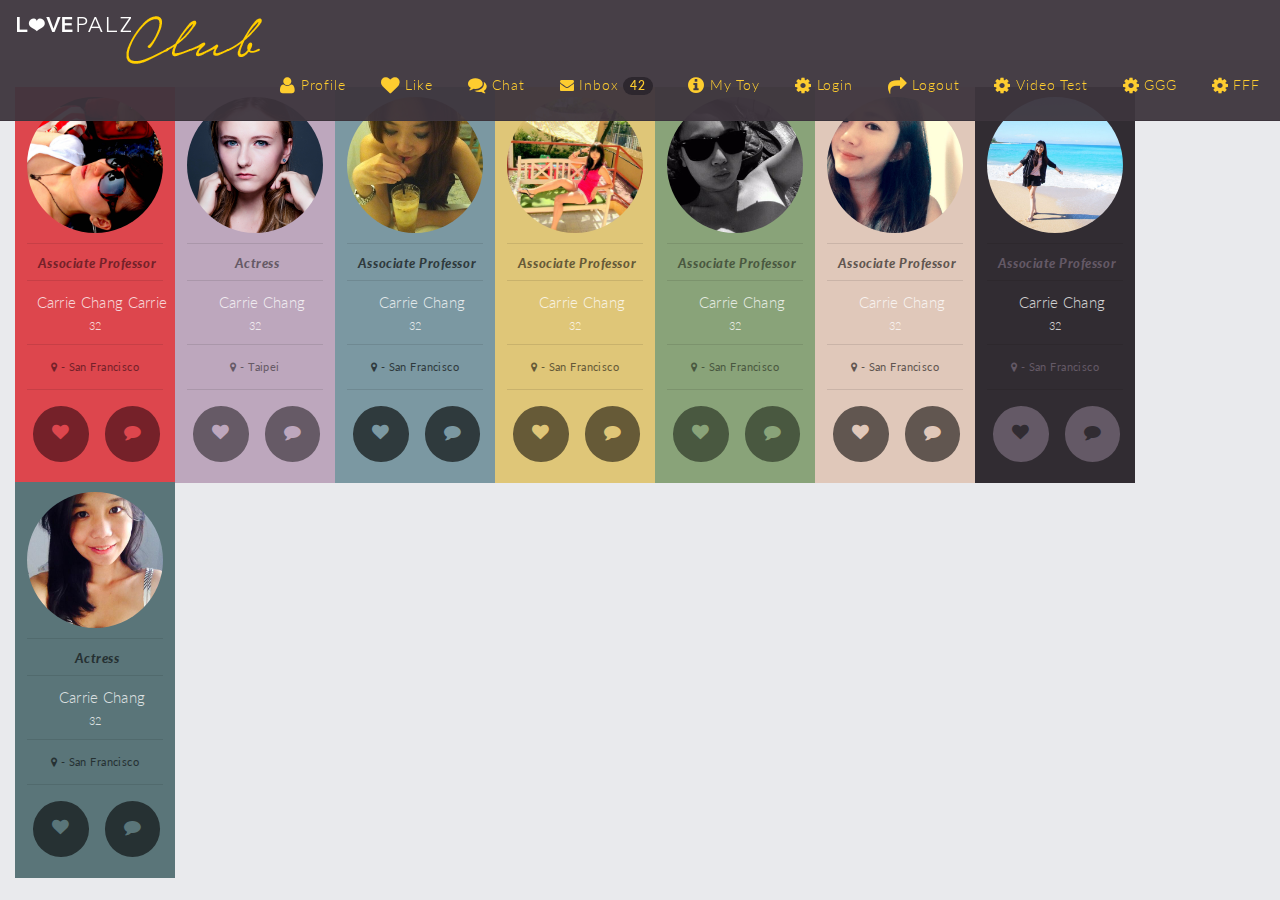
<file: index.html>
<!DOCTYPE html>
<html lang="en">
<head>
<meta charset="utf-8">
<meta http-equiv="X-UA-Compatible" content="IE=edge,chrome=1">
<title>Lovepalz Club</title>
<meta name="viewport" content="width=device-width, initial-scale=1, maximum-scale=1, user-scalable=no">
<meta name="description" content="">
<meta name="keywords" content="">
<script type="text/javascript" src="js/jquery-1.11.1.min.js"></script>
<script src="js/Lion-bootstrap.min.js"></script>
<script src="js/tween/TweenMax.min.js"></script>
<script src="js/masonry.pkgd.min.js"></script>
<script src="js/LPC.motion.js"></script>

  <!-- Bootstrap -->
  <link href="css/Lion-bootstrap.min.css" rel="stylesheet">
  <!-- Lion CSS -->
  <link href="css/LPC.home.css" rel="stylesheet">
  <!-- 手機平板 -->
  <!-- <link rel="stylesheet" type="text/css" href="css/LPC.home.m.css" media="screen and (max-width: 767px)"> -->
  <!-- Font -->
  <link rel="stylesheet" href="css/font-awesome.min.css">
  <link rel="stylesheet" href="css/open-iconic-bootstrap.min.css">
  <link href='http://fonts.googleapis.com/css?family=Lato:300,400,900' rel='stylesheet' type='text/css'>
</head>
<body>

<div id="wrapper">

<!-- Profile Sidebar -->
  <div id="sidebar-wrapper">
  <!-- 使用者大頭貼 -->
    <div class="Profile-Img">
      <!-- User Img -->
        <div class="User-ImgWrapper">
          <div class="User-img Girl-A"></div>
        </div>
      <!-- 編輯按鈕 -->
        <div class="Profile-Edit">
          <a href="Profile-Edit.html">
          <i class="fa fa-pencil-square-o fa-lg"></i>
           Edit
          </a>
        </div>
      <!-- 關閉按鈕 -->
        <div class="Profile-Close">
          <a href="#profile-toggle-Close" id="profile-toggle-Close">
          <i class="fa fa-times-circle fa-2x"></i>
          </a>
        </div>
    </div>
  <!-- 使用者名字 -->
    <div class="User-Name Profile">
      Carrie , 32
    </div>
  <!-- 使用者 ABOUT -->
    <ul class="Profile-About list-unstyled">
      <li><h3>ABOUT</h3></li>
      <li class="About-text">
        <p>
          My name is Carrie, 32 years old, born and raised in New York.
          <br>158cm / 48kg. I like to talk about sex, let me know if you have the same interests.
        </p>
      </li>
    </ul>
  <!-- 使用者想找的關係 -->
    <ul class="Profile-Tag list-inline">
      <li>
        <p>
          Looking for excitement
        </p>
      </li>
      <li>
        <p>
          Looking for relationship
        </p>
      </li>
    </ul>

  </div>
<!-- /#Profile Sidebar -->

<!-- My toys Sidebar -->
  <div id="Toy-sidebar-wrapper">
    <ul class="list-unstyled Toy-Btn-List">
      <li class="Toy-Btn">
        <a class="Toy-Btn offLine" href="#">
          Twist A001
        </a>
      </li>
      <li class="Toy-Btn">
        <a class="Toy-Btn onLine" href="#">
          Twist A002
        </a>
      </li>
      <li class="Toy-Btn">
        <a class="Toy-Btn Find" href="#">
          Twist A002
        </a>
      </li>
      <li class="Toy-Btn">
        <a class="Toy-Btn Once-found" href="#">
          Twist A002
        </a>
      </li>
    </ul>
  </div>
<!-- /#My toys Sidebar -->

<!-- Inbox Sidebar -->
  <div id="Inbox-sidebar-wrapper">
    <ul class="list-unstyled Toy-Btn-List">
      <li class="Inbox-Notice">
        <a class="Inbox-Notice Chat" href="#">
          <i class="fa fa-comment fa-2x" style="margin-right:10px;"></i> XXX Chat you <span class="badge Inbox-badge-color">99</span>
        </a>
      </li>
      <li class="Inbox-Notice">
        <a class="Inbox-Notice Chat" href="#">
          <i class="fa fa-comment fa-2x" style="margin-right:10px;"></i> 123456 Chat you
        </a>
      </li>
      <li class="Inbox-Notice">
        <a class="Inbox-Notice Like" href="#">
        <i class="fa fa-heart fa-2x" style="margin-right:10px;"></i> Lucky You! Carrie also like you.
        </a>
      </li>
    </ul>
  </div>
<!-- /#Inbox Sidebar -->

<!-- 1009 Add -->

<!-- Modal -->
<div class="modal fade modal-login" id="Login" tabindex="-1" role="dialog" aria-labelledby="myModalLabel" aria-hidden="true">
  <div class="modal-dialog">
    <div class="modal-content">

      <div class="modal-body">
        <form role="form">
          <div class="Login-Title-FB"><h2>Login with facebook</h2></div>
          <button type="button" class="btn btn-primary btn-lg btn-block btn-facebook"><i class="fa fa-facebook-square"></i> facebook</button>
        </form>

          <form class="row" role="form">
            <div class="Login-Title-LP"><h2>or LovePalz Account</h2></div>
            <div class="form-group col-sm-6">
              <label class="Login-label-title" for="exampleInputEmail1">Email address</label>
              <input type="email" class="form-control Login-input" id="exampleInputEmail1" placeholder="Enter email">
            </div>
            <div class="form-group col-sm-6">
              <label class="Login-label-title" for="exampleInputPassword1">Password</label>
              <input type="password" class="form-control Login-input" id="exampleInputPassword1" placeholder="Password">
            </div>
            <div class="col-sm-12">
              <div class="checkbox">
                <label class="Login-label-title">
                  <input type="checkbox"> Remember me
                </label>
              </div>
            </div>
          </form>

      </div>

      <div class="modal-footer">
        <button type="button" class="btn btn-default btn-lg btn-left Login-btn-cancel" data-dismiss="modal">Cancel</button>
        <button type="button" class="btn btn-primary btn-lg Login-btn-Sign" onclick="location.href='Register.html'">Sign up</button>
        <button type="button" class="btn btn-success btn-lg Login-btn-Game">Game on</button>
      </div>

    </div>
  </div>
</div>

<!-- Video 通知 -->
<div class="modal fade modal-login" id="Inbox-Notice-Video" tabindex="-1" role="dialog" aria-labelledby="myModalLabel" aria-hidden="true">
  <div class="modal-dialog">
    <div class="modal-content">

      <div class="modal-body">
        <div class="Video-Title"><h2>XXX what facetime</h2></div>
        <button type="button" class="btn btn-success btn-lg Login-btn-Game">Game on</button>
        <button type="button" class="btn btn-default btn-lg Login-btn-cancel" data-dismiss="modal">Cancel</button>
      </div>
    </div>
  </div>
</div>

<!-- 視訊箭頭 google -->
<div class="modal fade modal-login video" id="Video-Confirm-G" tabindex="-1" role="dialog" aria-labelledby="myModalLabel" aria-hidden="true">
  <div class="modal-dialog">
    <div class="modal-content">

      <div class="modal-body">
        <div class="Video-arrow-C">
          <img src="img/Arrow-C.png">
        </div>
        <div>
          <h4 style="color:#FFF;font-family: Lato;font-weight: 100; margin-top: 50px;" class="text-center">
            <i class="fa fa-video-camera"></i>  Don't forget to click "confirm" on your web browser
          </h4>
        </div>
      </div>

    </div>
  </div>
</div>

<!-- 視訊箭頭 火狐 -->
<div class="modal fade modal-login video" id="Video-Confirm-F" tabindex="-1" role="dialog" aria-labelledby="myModalLabel" aria-hidden="true">
  <div class="modal-dialog">
    <div class="modal-content">

      <div class="modal-body">
        <div class="Video-arrow">
          <img src="img/Arrow-F.png">
        </div>
        <div>
          <h4 style="color:#FFF;font-family: Lato;font-weight: 100; margin-top: 50px;" class="text-center">
            <i class="fa fa-video-camera"></i>  Don't forget to click "confirm" on your web browser
          </h4>
        </div>
      </div>

    </div>
  </div>
</div>


<div class="container-fluid">

  <!-- header -->

    <nav class="navbar navbar-default navbar-fixed-top" role="navigation">
      <div class="container-fluid">
      <!-- Brand and toggle get grouped for better mobile display -->
      <div class="navbar-header">
        <button type="button" class="navbar-toggle collapsed" data-toggle="collapse" data-target="#LovePalzClubMenu">
          <span class="sr-only">Toggle navigation</span>
          <span class="icon-bar"></span>
          <span class="icon-bar"></span>
          <span class="icon-bar"></span>
        </button>
          <a class="navbar-brand" href="index.html"><img src="img/Logo.png"></a>
      </div>

      <!-- Collect the nav links, forms, and other content for toggling -->
      <div class="collapse navbar-collapse" id="LovePalzClubMenu">
        <ul class="nav navbar-nav navbar-right">
          <li>
            <a class="nav-profile"  href="#profile-toggle" id="profile-toggle">
              <i class="fa fa-user fa-lg"></i> Profile
            </a>
          </li>
          <li>
            <a class="nav-like" href="Mutual-likes.html">
              <i class="fa fa-heart fa-lg"></i> Like
            </a>
          </li>
          <li>
            <a class="nav-chat" href="#">
            <i class="fa fa-comments fa-lg"></i> Chat
            </a>
          </li>
          <li>
            <a class="nav-chat" href="#Inbox-toggle" id="Inbox-toggle">
            <!-- 沒有未讀 -->
            <!-- <i class="fa fa-envelope-o"></i> Inbox -->
            <!-- 有未讀 -->
            <i class="fa fa-envelope"></i> Inbox <span class="badge Inbox-badge-color">42</span>
            </a>
          </li>
          <li>
            <a class="nav-chat" href="#My-Toy-toggle" id="My-Toy-toggle">
            <i class="fa fa-info-circle fa-lg"></i> My Toy
            </a>
          </li>
          <li>
            <a class="nav-login" data-toggle="modal" data-target="#Login">
            <i class="fa fa-gear fa-lg"></i> Login
            </a>
          </li>
          <li>
            <a class="nav-login" data-toggle="modal" data-target="#Login">
            <i class="fa fa-share fa-lg"></i> Logout
            </a>
          </li>
          <li>
            <a class="nav-login" data-toggle="modal" data-target="#Inbox-Notice-Video">
            <i class="fa fa-gear fa-lg"></i> Video Test
            </a>
          </li>
          <li>
            <a class="nav-login" data-toggle="modal" data-target="#Video-Confirm-G">
            <i class="fa fa-gear fa-lg"></i> GGG
            </a>
          </li>
           <li>
            <a class="nav-login" data-toggle="modal" data-target="#Video-Confirm-F">
            <i class="fa fa-gear fa-lg"></i> FFF
            </a>
          </li>
        </ul>
      </div><!-- /.navbar-collapse -->
    </div><!-- /.container-fluid -->
  </nav>
</div>


<!-- content -->

<section id="page-content-wrapper" style="background-color: RGBA(233, 234, 237, 1);">

    <div class="UserContent">
      <div id="container" class="js-masonry"
        data-masonry-options='{ "columnWidth": 0, "itemSelector": ".User" }'>
<!-- 使用者圖片小 顏色A -->
      <div class="User bg-Color-A">

        <!-- User Img -->
          <div class="User-ImgWrapper">
            <div class="User-img Girl-A"></div>
          </div>
        <!-- User info -->
        <div class="User-Name">
          <div class="User-Line"></div>
          <div class="User-Job bg-Color-A"><em>Associate Professor Professor</em></div>
          <div class="User-Line"></div>
          <a href="#">Carrie Chang Carrie Chang</a>
          <div class="User-Age">32</div>
          <!-- 1007add -->
          <div class="User-Line"></div>
          <div class="User-City bg-Color-A">
            <i class="fa fa-map-marker"></i> - San Francisco
          </div>
        </div>

        <div class="User-Line"></div>
        
          <div class="User-Info">

          <!-- 1007add -->
          
          <ul class="list-inline">

            <li class="User-Star-Hit">
              <div class="User-Star-Padding">
                <a class="User-Star bg-Color-A" href="#">
                  <i class="fa fa-heart"></i> 
                </a>
              </div>
            </li>

            <li class="User-Chat-Hit">
              <div class="User-Chat-Padding">
                <a class="User-Chat bg-Color-A" href="#">
                  <i class="fa fa-comment"></i> 
                </a>
              </div>
            </li>

          </ul>

          </div>

        </div>
<!-- 使用者圖片小 顏色B -->
        <div class="User bg-Color-B">
      
        <!-- User Img -->
          <div class="User-ImgWrapper">
            <div class="User-img Girl-B"></div>
          </div>
        <!-- User info -->
        <div class="User-Name">
          <div class="User-Line"></div>
          <div class="User-Job bg-Color-B"><em>Actress</em></div>
          <div class="User-Line"></div>
          <a href="Profile.html">Carrie Chang</a>
          <div class="User-Age">32</div>
          <div class="User-Line"></div>
          <!-- 1007add -->
          <div class="User-City bg-Color-B">
            <i class="fa fa-map-marker"></i> - Taipei
          </div>
        </div>

          <div class="User-Line"></div>

          <div class="User-Info">

          <ul class="list-inline">

            <li class="User-Star-Hit">
              <div class="User-Star-Padding">
                <a class="User-Star bg-Color-B" href="#">
                  <i class="fa fa-heart"></i> 
                </a>
              </div>
            </li>

            <li class="User-Chat-Hit">
              <div class="User-Chat-Padding">
                <a class="User-Chat bg-Color-B" href="#">
                  <i class="fa fa-comment"></i> 
                </a>
              </div>
            </li>

          </ul>

          </div>
        </div>
<!-- 使用者圖片小 顏色C -->
      <div class="User bg-Color-C">

        <!-- User Img -->
          <div class="User-ImgWrapper">
            <div class="User-img Girl-C"></div>
          </div>
        <!-- User info -->
        <div class="User-Name">
        <div class="User-Line"></div>
          <div class="User-Job bg-Color-C"><em>Associate Professor</em></div>
          <div class="User-Line"></div>
          <a href="#">Carrie Chang</a>
          <div class="User-Age">32</div>
          <div class="User-Line"></div>
          <div class="User-City bg-Color-C">
            <i class="fa fa-map-marker"></i> - San Francisco
          </div>
        </div>
          <div class="User-Line"></div>
          <div class="User-Info">

          <ul class="list-inline">

            <li class="User-Star-Hit">
              <div class="User-Star-Padding">
                <a class="User-Star bg-Color-C" href="#">
                  <i class="fa fa-heart"></i> 
                </a>
              </div>
            </li>

            <li class="User-Chat-Hit">
              <div class="User-Chat-Padding">
                <a class="User-Chat bg-Color-C" href="#">
                  <i class="fa fa-comment"></i> 
                </a>
              </div>
            </li>

          </ul>

          </div>

        </div>
<!-- 使用者圖片小 顏色D -->
      <div class="User bg-Color-D">

        <!-- User Img -->
          <div class="User-ImgWrapper">
            <div class="User-img Girl-D"></div>
          </div>
        <!-- User info -->
        <div class="User-Name">
        <div class="User-Line"></div>
          <div class="User-Job bg-Color-D"><em>Associate Professor</em></div>
          <div class="User-Line"></div>
          <a href="#">Carrie Chang</a>
          <div class="User-Age">32</div>
          <div class="User-Line"></div>
          <div class="User-City bg-Color-D">
            <i class="fa fa-map-marker"></i> - San Francisco
          </div>
        </div>
          <div class="User-Line"></div>
          <div class="User-Info">

          <ul class="list-inline">

            <li class="User-Star-Hit">
              <div class="User-Star-Padding">
                <a class="User-Star bg-Color-D" href="#">
                  <i class="fa fa-heart"></i> 
                </a>
              </div>
            </li>

            <li class="User-Chat-Hit">
              <div class="User-Chat-Padding">
                <a class="User-Chat bg-Color-D" href="#">
                  <i class="fa fa-comment"></i> 
                </a>
              </div>
            </li>

          </ul>

          </div>

        </div>
<!-- 使用者圖片小 顏色E -->
      <div class="User bg-Color-E">

        <!-- User Img -->
          <div class="User-ImgWrapper">
            <div class="User-img Girl-E"></div>
          </div>
        <!-- User info -->
        <div class="User-Name">
        <div class="User-Line"></div>
          <div class="User-Job bg-Color-E"><em>Associate Professor</em></div>
          <div class="User-Line"></div>
          <a href="#">Carrie Chang</a>
          <div class="User-Age">32</div>
          <div class="User-Line"></div>
          <div class="User-City bg-Color-E">
            <i class="fa fa-map-marker"></i> - San Francisco
          </div>
        </div>
          <div class="User-Line"></div>
          <div class="User-Info">

          <ul class="list-inline">

            <li class="User-Star-Hit">
              <div class="User-Star-Padding">
                <a class="User-Star bg-Color-E" href="#">
                  <i class="fa fa-heart"></i> 
                </a>
              </div>
            </li>

            <li class="User-Chat-Hit">
              <div class="User-Chat-Padding">
                <a class="User-Chat bg-Color-E" href="#">
                  <i class="fa fa-comment"></i> 
                </a>
              </div>
            </li>

          </ul>

          </div>

        </div>
<!-- 使用者圖片小 顏色F -->
      <div class="User bg-Color-F">

        <!-- User Img -->
          <div class="User-ImgWrapper">
            <div class="User-img Girl-F"></div>
          </div>
        <!-- User info -->
        <div class="User-Name">
        <div class="User-Line"></div>
          <div class="User-Job bg-Color-F"><em>Associate Professor</em></div>
          <div class="User-Line"></div>
          <a href="#">Carrie Chang</a>
          <div class="User-Age">32</div>
          <div class="User-Line"></div>
          <div class="User-City bg-Color-F">
            <i class="fa fa-map-marker"></i> - San Francisco
          </div>
        </div>
          <div class="User-Line"></div>
          <div class="User-Info">

          <ul class="list-inline">

            <li class="User-Star-Hit">
              <div class="User-Star-Padding">
                <a class="User-Star bg-Color-F" href="#">
                  <i class="fa fa-heart"></i> 
                </a>
              </div>
            </li>

            <li class="User-Chat-Hit">
              <div class="User-Chat-Padding">
                <a class="User-Chat bg-Color-F" href="#">
                  <i class="fa fa-comment"></i> 
                </a>
              </div>
            </li>

          </ul>

          </div>

        </div>
<!-- 使用者圖片小 顏色G -->
      <div class="User bg-Color-G">

        <!-- User Img -->
          <div class="User-ImgWrapper">
            <div class="User-img Girl-H"></div>
          </div>
        <!-- User info -->
        <div class="User-Name">
        <div class="User-Line"></div>
          <div class="User-Job bg-Color-G"><em>Associate Professor</em></div>
          <div class="User-Line"></div>
          <a href="#">Carrie Chang</a>
          <div class="User-Age">32</div>
          <div class="User-Line"></div>
          <div class="User-City bg-Color-G">
            <i class="fa fa-map-marker"></i> - San Francisco
          </div>
        </div>
          <div class="User-Line"></div>
          <div class="User-Info">

          <ul class="list-inline">

            <li class="User-Star-Hit">
              <div class="User-Star-Padding">
                <a class="User-Star bg-Color-G" href="#">
                  <i class="fa fa-heart"></i> 
                </a>
              </div>
            </li>

            <li class="User-Chat-Hit">
              <div class="User-Chat-Padding">
                <a class="User-Chat bg-Color-G" href="#">
                  <i class="fa fa-comment"></i> 
                </a>
              </div>
            </li>

          </ul>

          </div>

        </div>
<!-- 使用者圖片大 顏色H -->
      <div class="User bg-Color-H">

        <!-- User Img -->
          <div class="User-ImgWrapper">
            <div class="User-img Girl-G"></div>
          </div>
        <!-- User info -->
        <div class="User-Name">
        <div class="User-Line"></div>
          <div class="User-Job bg-Color-H"><em>Actress</em></div>
          <div class="User-Line"></div>
          <a href="Profile.html">Carrie Chang</a>
          <div class="User-Age">32</div>
          <div class="User-Line"></div>
          <div class="User-City bg-Color-H">
            <i class="fa fa-map-marker"></i> - San Francisco
          </div>
        </div>
          <div class="User-Line"></div>
          <div class="User-Info">

          <ul class="list-inline">

            <li class="User-Star-Hit">
              <div class="User-Star-Padding">
                <a class="User-Star bg-Color-H" href="#">
                  <i class="fa fa-heart"></i> 
                </a>
              </div>
            </li>

            <li class="User-Chat-Hit">
              <div class="User-Chat-Padding">
                <a class="User-Chat bg-Color-H" href="#">
                  <i class="fa fa-comment"></i> 
                </a>
              </div>
            </li>

          </ul>

          </div>

        </div>

<!-- 使用者圖片結尾 -->
      </div>
    </div>
  </section>

</div>

<!-- /#wrapper -->

</body>

<script type="text/javascript">
  
  $("#profile-toggle").click(function(e) {
    e.preventDefault();
    $("#wrapper").toggleClass("toggled");
  });

  $("#profile-toggle-Close").click(function(e) {
    e.preventDefault();
    $("#wrapper").toggleClass("toggled");
  });

  // My Toy

  $("#My-Toy-toggle").click(function(e) {
    e.preventDefault();
    $("#wrapper").toggleClass("Toy-toggled");
  });

  // Inbox

  $("#Inbox-toggle").click(function(e) {
    e.preventDefault();
    $("#wrapper").toggleClass("Inbox-toggled");
  });

</script>

</html>
</file>
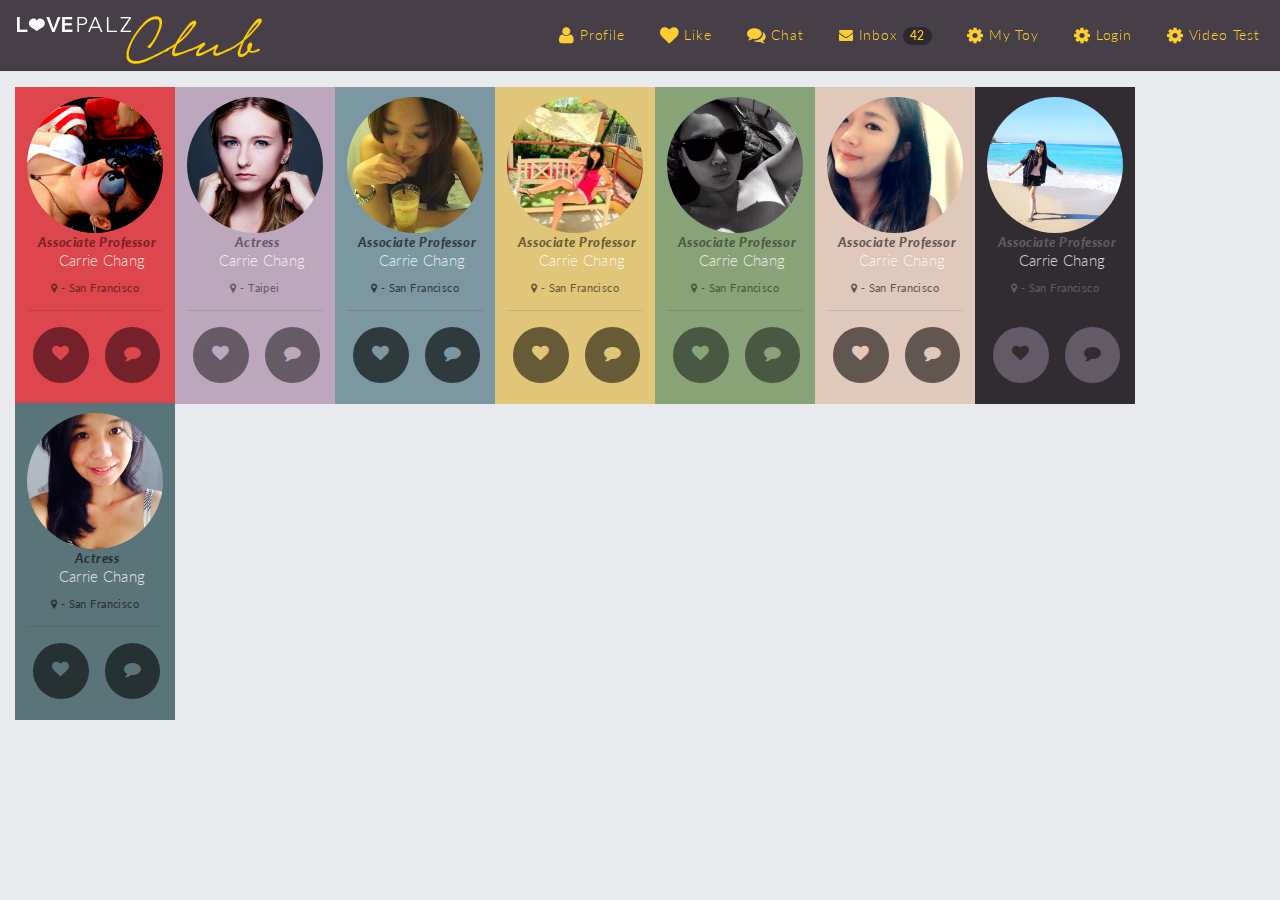
<file: index-1024.html>
<!DOCTYPE html>
<html lang="en">
<head>
<meta charset="utf-8">
<meta http-equiv="X-UA-Compatible" content="IE=edge,chrome=1">
<title>Lovepalz Club</title>
<meta name="viewport" content="width=device-width, initial-scale=1, maximum-scale=1, user-scalable=no">
<meta name="description" content="">
<meta name="keywords" content="">
<script type="text/javascript" src="js/jquery-1.11.1.min.js"></script>
<script src="js/Lion-bootstrap.min.js"></script>
<script src="js/tween/TweenMax.min.js"></script>
<script src="js/masonry.pkgd.min.js"></script>

  <!-- Bootstrap -->
  <link href="css/Lion-bootstrap.min.css" rel="stylesheet">
  <!-- Lion CSS -->
  <link href="css/LPC.home.css" rel="stylesheet">
  <!-- 手機平板 -->
  <!-- <link rel="stylesheet" type="text/css" href="css/LPC.home.m.css" media="screen and (max-width: 767px)"> -->
  <!-- Font -->
  <link rel="stylesheet" href="css/font-awesome.min.css">
  <link rel="stylesheet" href="css/open-iconic-bootstrap.min.css">
  <link href='http://fonts.googleapis.com/css?family=Lato:300,400,900' rel='stylesheet' type='text/css'>
</head>
<body>

<div id="wrapper">

<!-- Profile Sidebar -->
  <div id="sidebar-wrapper">
  <!-- 使用者大頭貼 -->
    <div class="Profile-Img">
      <!-- User Img -->
        <div class="User-ImgWrapper">
          <div class="User-img Girl-A"></div>
        </div>
      <!-- 編輯按鈕 -->
        <div class="Profile-Edit">
          <a href="Profile-Edit.html">
          <i class="fa fa-pencil-square-o fa-lg"></i>
           Edit
          </a>
        </div>
      <!-- 關閉按鈕 -->
        <div class="Profile-Close">
          <a href="#profile-toggle-Close" id="profile-toggle-Close">
          <i class="fa fa-times-circle fa-2x"></i>
          </a>
        </div>
    </div>
  <!-- 使用者名字 -->
    <div class="User-Name Profile">
      Carrie , 32
    </div>
  <!-- 使用者 ABOUT -->
    <ul class="Profile-About list-unstyled">
      <li><h3>ABOUT</h3></li>
      <li class="About-text">
        <p>
          My name is Carrie, 32 years old, born and raised in New York.
          <br>158cm / 48kg. I like to talk about sex, let me know if you have the same interests.
        </p>
      </li>
    </ul>
  <!-- 使用者想找的關係 -->
    <ul class="Profile-Tag list-inline">
      <li>
        <p>
          Looking for excitement
        </p>
      </li>
      <li>
        <p>
          Looking for relationship
        </p>
      </li>
    </ul>

  </div>
<!-- /#Profile Sidebar -->

<!-- My toys Sidebar -->
  <div id="Toy-sidebar-wrapper">
    <ul class="list-unstyled Toy-Btn-List">
      <li class="Toy-Btn">
        <a class="Toy-Btn offLine" href="#">
          Twist A001
        </a>
      </li>
      <li class="Toy-Btn">
        <a class="Toy-Btn onLine" href="#">
          Twist A002
        </a>
      </li>
      <li class="Toy-Btn">
        <a class="Toy-Btn Find" href="#">
          Twist A002
        </a>
      </li>
      <li class="Toy-Btn">
        <a class="Toy-Btn Once-found" href="#">
          Twist A002
        </a>
      </li>
    </ul>
  </div>
<!-- /#My toys Sidebar -->

<!-- Inbox Sidebar -->
  <div id="Inbox-sidebar-wrapper">
    <ul class="list-unstyled Toy-Btn-List">
      <li class="Inbox-Notice">
        <a class="Inbox-Notice Chat" href="#">
          <i class="fa fa-comment fa-2x" style="margin-right:10px;"></i> XXX Chat you <span class="badge Inbox-badge-color">99</span>
        </a>
      </li>
      <li class="Inbox-Notice">
        <a class="Inbox-Notice Chat" href="#">
          <i class="fa fa-comment fa-2x" style="margin-right:10px;"></i> 123456 Chat you
        </a>
      </li>
      <li class="Inbox-Notice">
        <a class="Inbox-Notice Like" href="#">
        <i class="fa fa-heart fa-2x" style="margin-right:10px;"></i> Lucky You! Carrie also like you.
        </a>
      </li>
    </ul>
  </div>
<!-- /#Inbox Sidebar -->

<!-- 1009 Add -->

<!-- Modal -->
<div class="modal fade modal-login" id="Login" tabindex="-1" role="dialog" aria-labelledby="myModalLabel" aria-hidden="true">
  <div class="modal-dialog">
    <div class="modal-content">

      <div class="modal-body">
        <form role="form">
          <div class="Login-Title-FB"><h2>Login with facebook</h2></div>
          <button type="button" class="btn btn-primary btn-lg btn-block btn-facebook"><i class="fa fa-facebook-square"></i> facebook</button>
        </form>

          <form class="row" role="form">
            <div class="Login-Title-LP"><h2>or LovePalz Account</h2></div>
            <div class="form-group col-sm-6">
              <label class="Login-label-title" for="exampleInputEmail1">Email address</label>
              <input type="email" class="form-control Login-input" id="exampleInputEmail1" placeholder="Enter email">
            </div>
            <div class="form-group col-sm-6">
              <label class="Login-label-title" for="exampleInputPassword1">Password</label>
              <input type="password" class="form-control Login-input" id="exampleInputPassword1" placeholder="Password">
            </div>
            <div class="col-sm-12">
              <div class="checkbox">
                <label class="Login-label-title">
                  <input type="checkbox"> Remember me
                </label>
              </div>
            </div>
          </form>

      </div>

      <div class="modal-footer">
        <button type="button" class="btn btn-default btn-lg btn-left Login-btn-cancel" data-dismiss="modal">Cancel</button>
        <button type="button" class="btn btn-primary btn-lg Login-btn-Sign" onclick="location.href='Register.html'">Sign up</button>
        <button type="button" class="btn btn-success btn-lg Login-btn-Game">Game on</button>
      </div>

    </div>
  </div>
</div>

<!-- Video 通知 -->
<div class="modal fade modal-login" id="Inbox-Notice-Video" tabindex="-1" role="dialog" aria-labelledby="myModalLabel" aria-hidden="true">
  <div class="modal-dialog">
    <div class="modal-content">

      <div class="modal-body">
        <div class="Video-Title"><h2>XXX what facetime</h2></div>
        <button type="button" class="btn btn-success btn-lg Login-btn-Game">Game on</button>
        <button type="button" class="btn btn-default btn-lg Login-btn-cancel" data-dismiss="modal">Cancel</button>
      </div>
    </div>
  </div>
</div>

<div class="container-fluid">

  <!-- header -->

    <nav class="navbar navbar-default navbar-fixed-top" role="navigation">
      <div class="container-fluid">
      <!-- Brand and toggle get grouped for better mobile display -->
      <div class="navbar-header">
        <button type="button" class="navbar-toggle collapsed" data-toggle="collapse" data-target="#LovePalzClubMenu">
          <span class="sr-only">Toggle navigation</span>
          <span class="icon-bar"></span>
          <span class="icon-bar"></span>
          <span class="icon-bar"></span>
        </button>
          <a class="navbar-brand" href="index.html"><img src="img/Logo.png"></a>
      </div>

      <!-- Collect the nav links, forms, and other content for toggling -->
      <div class="collapse navbar-collapse" id="LovePalzClubMenu">
        <ul class="nav navbar-nav navbar-right">
          <li>
            <a class="nav-profile"  href="#profile-toggle" id="profile-toggle">
              <i class="fa fa-user fa-lg"></i> Profile
            </a>
          </li>
          <li>
            <a class="nav-like" href="Mutual-likes.html">
              <i class="fa fa-heart fa-lg"></i> Like
            </a>
          </li>
          <li>
            <a class="nav-chat" href="#">
            <i class="fa fa-comments fa-lg"></i> Chat
            </a>
          </li>
          <li>
            <a class="nav-chat" href="#Inbox-toggle" id="Inbox-toggle">
            <!-- 沒有未讀 -->
            <!-- <i class="fa fa-envelope-o"></i> Inbox -->
            <!-- 有未讀 -->
            <i class="fa fa-envelope"></i> Inbox <span class="badge Inbox-badge-color">42</span>
            </a>
          </li>
          <li>
            <a class="nav-chat" href="#My-Toy-toggle" id="My-Toy-toggle">
            <i class="fa fa-gear fa-lg"></i> My Toy
            </a>
          </li>
          <li>
            <a class="nav-login" data-toggle="modal" data-target="#Login">
            <i class="fa fa-gear fa-lg"></i> Login
            </a>
          </li>
          <li>
            <a class="nav-login" data-toggle="modal" data-target="#Inbox-Notice-Video">
            <i class="fa fa-gear fa-lg"></i> Video Test
            </a>
          </li>
        </ul>
      </div><!-- /.navbar-collapse -->
    </div><!-- /.container-fluid -->
  </nav>
</div>


<!-- content -->

<section id="page-content-wrapper" style="background-color: RGBA(233, 234, 237, 1);">

    <div class="UserContent">
      <div id="container" class="js-masonry"
        data-masonry-options='{ "columnWidth": 0, "itemSelector": ".User" }'>
<!-- 使用者圖片小 顏色A -->
      <div class="User bg-Color-A">

        <!-- User Img -->
          <div class="User-ImgWrapper">
            <div class="User-img Girl-A"></div>
          </div>
        <!-- User info -->
        <div class="User-Name">
          <div class="User-Job bg-Color-A"><em>Associate Professor</em></div>
          <a href="#">Carrie Chang</a>
          <!-- 1007add -->
          <div class="User-City bg-Color-A">
            <i class="fa fa-map-marker"></i> - San Francisco
          </div>
        </div>

        <div class="User-Line"></div>
        
          <div class="User-Info">

          <!-- 1007add -->
          
          <ul class="list-inline">

            <li class="User-Star-Hit">
              <div class="User-Star-Padding">
                <a class="User-Star bg-Color-A" href="#">
                  <i class="fa fa-heart"></i> 
                </a>
              </div>
            </li>

            <li class="User-Chat-Hit">
              <div class="User-Chat-Padding">
                <a class="User-Chat bg-Color-A" href="#">
                  <i class="fa fa-comment"></i> 
                </a>
              </div>
            </li>

          </ul>

          </div>

        </div>
<!-- 使用者圖片小 顏色B -->
        <div class="User bg-Color-B">
      
        <!-- User Img -->
          <div class="User-ImgWrapper">
            <div class="User-img Girl-B"></div>
          </div>
        <!-- User info -->
        <div class="User-Name">
          <div class="User-Job bg-Color-B"><em>Actress</em></div>
          <a href="Profile.html">Carrie Chang</a>
          <!-- 1007add -->
          <div class="User-City bg-Color-B">
            <i class="fa fa-map-marker"></i> - Taipei
          </div>
        </div>

          <div class="User-Line"></div>

          <div class="User-Info">

          <ul class="list-inline">

            <li class="User-Star-Hit">
              <div class="User-Star-Padding">
                <a class="User-Star bg-Color-B" href="#">
                  <i class="fa fa-heart"></i> 
                </a>
              </div>
            </li>

            <li class="User-Chat-Hit">
              <div class="User-Chat-Padding">
                <a class="User-Chat bg-Color-B" href="#">
                  <i class="fa fa-comment"></i> 
                </a>
              </div>
            </li>

          </ul>

          </div>
        </div>
<!-- 使用者圖片小 顏色C -->
      <div class="User bg-Color-C">

        <!-- User Img -->
          <div class="User-ImgWrapper">
            <div class="User-img Girl-C"></div>
          </div>
        <!-- User info -->
        <div class="User-Name">
          <div class="User-Job bg-Color-C"><em>Associate Professor</em></div>
          <a href="#">Carrie Chang</a>
          <div class="User-City bg-Color-C">
            <i class="fa fa-map-marker"></i> - San Francisco
          </div>
        </div>
          <div class="User-Line"></div>
          <div class="User-Info">

          <ul class="list-inline">

            <li class="User-Star-Hit">
              <div class="User-Star-Padding">
                <a class="User-Star bg-Color-C" href="#">
                  <i class="fa fa-heart"></i> 
                </a>
              </div>
            </li>

            <li class="User-Chat-Hit">
              <div class="User-Chat-Padding">
                <a class="User-Chat bg-Color-C" href="#">
                  <i class="fa fa-comment"></i> 
                </a>
              </div>
            </li>

          </ul>

          </div>

        </div>
<!-- 使用者圖片小 顏色D -->
      <div class="User bg-Color-D">

        <!-- User Img -->
          <div class="User-ImgWrapper">
            <div class="User-img Girl-D"></div>
          </div>
        <!-- User info -->
        <div class="User-Name">
          <div class="User-Job bg-Color-D"><em>Associate Professor</em></div>
          <a href="#">Carrie Chang</a>
          <div class="User-City bg-Color-D">
            <i class="fa fa-map-marker"></i> - San Francisco
          </div>
        </div>
          <div class="User-Line"></div>
          <div class="User-Info">

          <ul class="list-inline">

            <li class="User-Star-Hit">
              <div class="User-Star-Padding">
                <a class="User-Star bg-Color-D" href="#">
                  <i class="fa fa-heart"></i> 
                </a>
              </div>
            </li>

            <li class="User-Chat-Hit">
              <div class="User-Chat-Padding">
                <a class="User-Chat bg-Color-D" href="#">
                  <i class="fa fa-comment"></i> 
                </a>
              </div>
            </li>

          </ul>

          </div>

        </div>
<!-- 使用者圖片小 顏色E -->
      <div class="User bg-Color-E">

        <!-- User Img -->
          <div class="User-ImgWrapper">
            <div class="User-img Girl-E"></div>
          </div>
        <!-- User info -->
        <div class="User-Name">
          <div class="User-Job bg-Color-E"><em>Associate Professor</em></div>
          <a href="#">Carrie Chang</a>
          <div class="User-City bg-Color-E">
            <i class="fa fa-map-marker"></i> - San Francisco
          </div>
        </div>
          <div class="User-Line"></div>
          <div class="User-Info">

          <ul class="list-inline">

            <li class="User-Star-Hit">
              <div class="User-Star-Padding">
                <a class="User-Star bg-Color-E" href="#">
                  <i class="fa fa-heart"></i> 
                </a>
              </div>
            </li>

            <li class="User-Chat-Hit">
              <div class="User-Chat-Padding">
                <a class="User-Chat bg-Color-E" href="#">
                  <i class="fa fa-comment"></i> 
                </a>
              </div>
            </li>

          </ul>

          </div>

        </div>
<!-- 使用者圖片小 顏色F -->
      <div class="User bg-Color-F">

        <!-- User Img -->
          <div class="User-ImgWrapper">
            <div class="User-img Girl-F"></div>
          </div>
        <!-- User info -->
        <div class="User-Name">
          <div class="User-Job bg-Color-F"><em>Associate Professor</em></div>
          <a href="#">Carrie Chang</a>
          <div class="User-City bg-Color-F">
            <i class="fa fa-map-marker"></i> - San Francisco
          </div>
        </div>
          <div class="User-Line"></div>
          <div class="User-Info">

          <ul class="list-inline">

            <li class="User-Star-Hit">
              <div class="User-Star-Padding">
                <a class="User-Star bg-Color-F" href="#">
                  <i class="fa fa-heart"></i> 
                </a>
              </div>
            </li>

            <li class="User-Chat-Hit">
              <div class="User-Chat-Padding">
                <a class="User-Chat bg-Color-F" href="#">
                  <i class="fa fa-comment"></i> 
                </a>
              </div>
            </li>

          </ul>

          </div>

        </div>
<!-- 使用者圖片小 顏色G -->
      <div class="User bg-Color-G">

        <!-- User Img -->
          <div class="User-ImgWrapper">
            <div class="User-img Girl-H"></div>
          </div>
        <!-- User info -->
        <div class="User-Name">
          <div class="User-Job bg-Color-G"><em>Associate Professor</em></div>
          <a href="#">Carrie Chang</a>
          <div class="User-City bg-Color-G">
            <i class="fa fa-map-marker"></i> - San Francisco
          </div>
        </div>
          <div class="User-Line"></div>
          <div class="User-Info">

          <ul class="list-inline">

            <li class="User-Star-Hit">
              <div class="User-Star-Padding">
                <a class="User-Star bg-Color-G" href="#">
                  <i class="fa fa-heart"></i> 
                </a>
              </div>
            </li>

            <li class="User-Chat-Hit">
              <div class="User-Chat-Padding">
                <a class="User-Chat bg-Color-G" href="#">
                  <i class="fa fa-comment"></i> 
                </a>
              </div>
            </li>

          </ul>

          </div>

        </div>
<!-- 使用者圖片大 顏色H -->
      <div class="User bg-Color-H">

        <!-- User Img -->
          <div class="User-ImgWrapper">
            <div class="User-img Girl-G"></div>
          </div>
        <!-- User info -->
        <div class="User-Name">
          <div class="User-Job bg-Color-H"><em>Actress</em></div>
          <a href="Profile.html">Carrie Chang</a>
          <div class="User-City bg-Color-H">
            <i class="fa fa-map-marker"></i> - San Francisco
          </div>
        </div>
          <div class="User-Line"></div>
          <div class="User-Info">

          <ul class="list-inline">

            <li class="User-Star-Hit">
              <div class="User-Star-Padding">
                <a class="User-Star bg-Color-H" href="#">
                  <i class="fa fa-heart"></i> 
                </a>
              </div>
            </li>

            <li class="User-Chat-Hit">
              <div class="User-Chat-Padding">
                <a class="User-Chat bg-Color-H" href="#">
                  <i class="fa fa-comment"></i> 
                </a>
              </div>
            </li>

          </ul>

          </div>

        </div>

<!-- 使用者圖片結尾 -->
      </div>
    </div>
  </section>

</div>

<!-- /#wrapper -->

<script src="js/LPC.motion.js"></script>

</body>
</html>
</file>
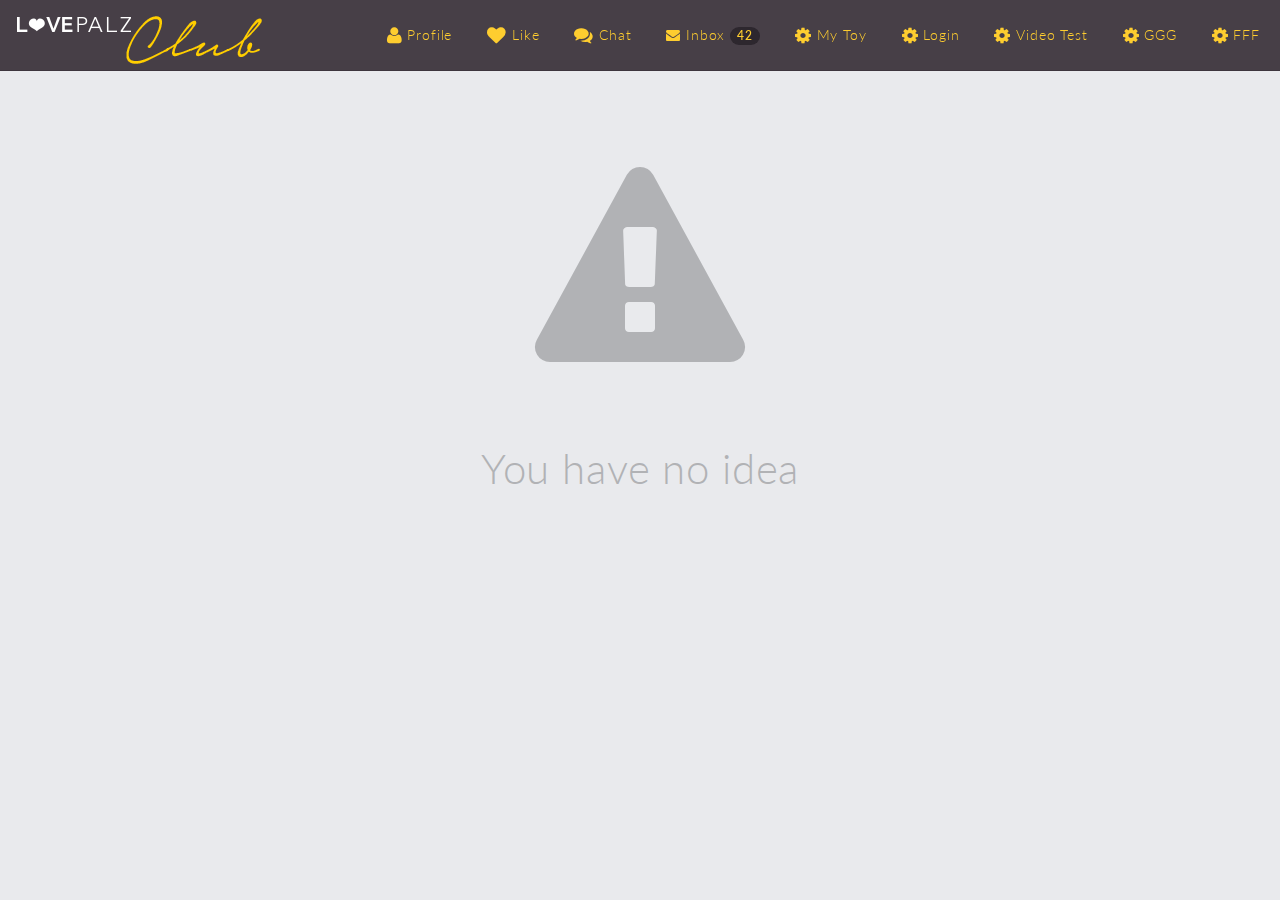
<file: index-No-People.html>
<!DOCTYPE html>
<html lang="en">
<head>
<meta charset="utf-8">
<meta http-equiv="X-UA-Compatible" content="IE=edge,chrome=1">
<title>Lovepalz Club</title>
<meta name="viewport" content="width=device-width, initial-scale=1, maximum-scale=1, user-scalable=no">
<meta name="description" content="">
<meta name="keywords" content="">
<script type="text/javascript" src="js/jquery-1.11.1.min.js"></script>
<script src="js/Lion-bootstrap.min.js"></script>
<script src="js/tween/TweenMax.min.js"></script>
<script src="js/masonry.pkgd.min.js"></script>
<script src="js/LPC.motion.js"></script>

  <!-- Bootstrap -->
  <link href="css/Lion-bootstrap.min.css" rel="stylesheet">
  <!-- Lion CSS -->
  <link href="css/LPC.home.css" rel="stylesheet">
  <!-- 手機平板 -->
  <!-- <link rel="stylesheet" type="text/css" href="css/LPC.home.m.css" media="screen and (max-width: 767px)"> -->
  <!-- Font -->
  <link rel="stylesheet" href="css/font-awesome.min.css">
  <link rel="stylesheet" href="css/open-iconic-bootstrap.min.css">
  <link href='http://fonts.googleapis.com/css?family=Lato:300,400,900' rel='stylesheet' type='text/css'>
</head>
<body>

<div id="wrapper">

<!-- Profile Sidebar -->
  <div id="sidebar-wrapper">
  <!-- 使用者大頭貼 -->
    <div class="Profile-Img">
      <!-- User Img -->
        <div class="User-ImgWrapper">
          <div class="User-img Girl-A"></div>
        </div>
      <!-- 編輯按鈕 -->
        <div class="Profile-Edit">
          <a href="Profile-Edit.html">
          <i class="fa fa-pencil-square-o fa-lg"></i>
           Edit
          </a>
        </div>
      <!-- 關閉按鈕 -->
        <div class="Profile-Close">
          <a href="#profile-toggle-Close" id="profile-toggle-Close">
          <i class="fa fa-times-circle fa-2x"></i>
          </a>
        </div>
    </div>
  <!-- 使用者名字 -->
    <div class="User-Name Profile">
      Carrie , 32
    </div>
  <!-- 使用者 ABOUT -->
    <ul class="Profile-About list-unstyled">
      <li><h3>ABOUT</h3></li>
      <li class="About-text">
        <p>
          My name is Carrie, 32 years old, born and raised in New York.
          <br>158cm / 48kg. I like to talk about sex, let me know if you have the same interests.
        </p>
      </li>
    </ul>
  <!-- 使用者想找的關係 -->
    <ul class="Profile-Tag list-inline">
      <li>
        <p>
          Looking for excitement
        </p>
      </li>
      <li>
        <p>
          Looking for relationship
        </p>
      </li>
    </ul>

  </div>
<!-- /#Profile Sidebar -->

<!-- My toys Sidebar -->
  <div id="Toy-sidebar-wrapper">
    <ul class="list-unstyled Toy-Btn-List">
      <li class="Toy-Btn">
        <a class="Toy-Btn offLine" href="#">
          Twist A001
        </a>
      </li>
      <li class="Toy-Btn">
        <a class="Toy-Btn onLine" href="#">
          Twist A002
        </a>
      </li>
      <li class="Toy-Btn">
        <a class="Toy-Btn Find" href="#">
          Twist A002
        </a>
      </li>
      <li class="Toy-Btn">
        <a class="Toy-Btn Once-found" href="#">
          Twist A002
        </a>
      </li>
    </ul>
  </div>
<!-- /#My toys Sidebar -->

<!-- Inbox Sidebar -->
  <div id="Inbox-sidebar-wrapper">
    <ul class="list-unstyled Toy-Btn-List">
      <li class="Inbox-Notice">
        <a class="Inbox-Notice Chat" href="#">
          <i class="fa fa-comment fa-2x" style="margin-right:10px;"></i> XXX Chat you <span class="badge Inbox-badge-color">99</span>
        </a>
      </li>
      <li class="Inbox-Notice">
        <a class="Inbox-Notice Chat" href="#">
          <i class="fa fa-comment fa-2x" style="margin-right:10px;"></i> 123456 Chat you
        </a>
      </li>
      <li class="Inbox-Notice">
        <a class="Inbox-Notice Like" href="#">
        <i class="fa fa-heart fa-2x" style="margin-right:10px;"></i> Lucky You! Carrie also like you.
        </a>
      </li>
    </ul>
  </div>
<!-- /#Inbox Sidebar -->

<!-- 1009 Add -->

<!-- Modal -->
<div class="modal fade modal-login" id="Login" tabindex="-1" role="dialog" aria-labelledby="myModalLabel" aria-hidden="true">
  <div class="modal-dialog">
    <div class="modal-content">

      <div class="modal-body">
        <form role="form">
          <div class="Login-Title-FB"><h2>Login with facebook</h2></div>
          <button type="button" class="btn btn-primary btn-lg btn-block btn-facebook"><i class="fa fa-facebook-square"></i> facebook</button>
        </form>

          <form class="row" role="form">
            <div class="Login-Title-LP"><h2>or LovePalz Account</h2></div>
            <div class="form-group col-sm-6">
              <label class="Login-label-title" for="exampleInputEmail1">Email address</label>
              <input type="email" class="form-control Login-input" id="exampleInputEmail1" placeholder="Enter email">
            </div>
            <div class="form-group col-sm-6">
              <label class="Login-label-title" for="exampleInputPassword1">Password</label>
              <input type="password" class="form-control Login-input" id="exampleInputPassword1" placeholder="Password">
            </div>
            <div class="col-sm-12">
              <div class="checkbox">
                <label class="Login-label-title">
                  <input type="checkbox"> Remember me
                </label>
              </div>
            </div>
          </form>

      </div>

      <div class="modal-footer">
        <button type="button" class="btn btn-default btn-lg btn-left Login-btn-cancel" data-dismiss="modal">Cancel</button>
        <button type="button" class="btn btn-primary btn-lg Login-btn-Sign" onclick="location.href='Register.html'">Sign up</button>
        <button type="button" class="btn btn-success btn-lg Login-btn-Game">Game on</button>
      </div>

    </div>
  </div>
</div>

<!-- Video 通知 -->
<div class="modal fade modal-login" id="Inbox-Notice-Video" tabindex="-1" role="dialog" aria-labelledby="myModalLabel" aria-hidden="true">
  <div class="modal-dialog">
    <div class="modal-content">

      <div class="modal-body">
        <div class="Video-Title"><h2>XXX what facetime</h2></div>
        <button type="button" class="btn btn-success btn-lg Login-btn-Game">Game on</button>
        <button type="button" class="btn btn-default btn-lg Login-btn-cancel" data-dismiss="modal">Cancel</button>
      </div>
    </div>
  </div>
</div>

<!-- 視訊箭頭 google -->
<div class="modal fade modal-login video" id="Video-Confirm-G" tabindex="-1" role="dialog" aria-labelledby="myModalLabel" aria-hidden="true">
  <div class="modal-dialog">
    <div class="modal-content">

      <div class="modal-body">
        <div class="Video-arrow-C">
          <img src="img/Arrow-C.png">
        </div>
        <div>
          <h4 style="color:#FFF;font-family: Lato;font-weight: 100; margin-top: 50px;" class="text-center">
            <i class="fa fa-video-camera"></i>  Don't forget to click "confirm" on your web browser
          </h4>
        </div>
      </div>

    </div>
  </div>
</div>

<!-- 視訊箭頭 火狐 -->
<div class="modal fade modal-login video" id="Video-Confirm-F" tabindex="-1" role="dialog" aria-labelledby="myModalLabel" aria-hidden="true">
  <div class="modal-dialog">
    <div class="modal-content">

      <div class="modal-body">
        <div class="Video-arrow">
          <img src="img/Arrow-F.png">
        </div>
        <div>
          <h4 style="color:#FFF;font-family: Lato;font-weight: 100; margin-top: 50px;" class="text-center">
            <i class="fa fa-video-camera"></i>  Don't forget to click "confirm" on your web browser
          </h4>
        </div>
      </div>

    </div>
  </div>
</div>


<div class="container-fluid">

  <!-- header -->

    <nav class="navbar navbar-default navbar-fixed-top" role="navigation">
      <div class="container-fluid">
      <!-- Brand and toggle get grouped for better mobile display -->
      <div class="navbar-header">
        <button type="button" class="navbar-toggle collapsed" data-toggle="collapse" data-target="#LovePalzClubMenu">
          <span class="sr-only">Toggle navigation</span>
          <span class="icon-bar"></span>
          <span class="icon-bar"></span>
          <span class="icon-bar"></span>
        </button>
          <a class="navbar-brand" href="index.html"><img src="img/Logo.png"></a>
      </div>

      <!-- Collect the nav links, forms, and other content for toggling -->
      <div class="collapse navbar-collapse" id="LovePalzClubMenu">
        <ul class="nav navbar-nav navbar-right">
          <li>
            <a class="nav-profile"  href="#profile-toggle" id="profile-toggle">
              <i class="fa fa-user fa-lg"></i> Profile
            </a>
          </li>
          <li>
            <a class="nav-like" href="Mutual-likes.html">
              <i class="fa fa-heart fa-lg"></i> Like
            </a>
          </li>
          <li>
            <a class="nav-chat" href="#">
            <i class="fa fa-comments fa-lg"></i> Chat
            </a>
          </li>
          <li>
            <a class="nav-chat" href="#Inbox-toggle" id="Inbox-toggle">
            <!-- 沒有未讀 -->
            <!-- <i class="fa fa-envelope-o"></i> Inbox -->
            <!-- 有未讀 -->
            <i class="fa fa-envelope"></i> Inbox <span class="badge Inbox-badge-color">42</span>
            </a>
          </li>
          <li>
            <a class="nav-chat" href="#My-Toy-toggle" id="My-Toy-toggle">
            <i class="fa fa-gear fa-lg"></i> My Toy
            </a>
          </li>
          <li>
            <a class="nav-login" data-toggle="modal" data-target="#Login">
            <i class="fa fa-gear fa-lg"></i> Login
            </a>
          </li>
          <li>
            <a class="nav-login" data-toggle="modal" data-target="#Inbox-Notice-Video">
            <i class="fa fa-gear fa-lg"></i> Video Test
            </a>
          </li>
          <li>
            <a class="nav-login" data-toggle="modal" data-target="#Video-Confirm-G">
            <i class="fa fa-gear fa-lg"></i> GGG
            </a>
          </li>
           <li>
            <a class="nav-login" data-toggle="modal" data-target="#Video-Confirm-F">
            <i class="fa fa-gear fa-lg"></i> FFF
            </a>
          </li>
        </ul>
      </div><!-- /.navbar-collapse -->
    </div><!-- /.container-fluid -->
  </nav>
</div>


<!-- content -->

<section id="page-content-wrapper" style="background-color: RGBA(233, 234, 237, 1);">

       <div class="col-md-12">
          <div class="No-Logo">
            <i class="fa fa-exclamation-triangle"></i>
            <h3 class="No-Logo-Word">You have no idea</h3> 
          </div>
       </div>

</section>

</div>

<!-- /#wrapper -->

</body>

<script type="text/javascript">
  
  $("#profile-toggle").click(function(e) {
    e.preventDefault();
    $("#wrapper").toggleClass("toggled");
  });

  $("#profile-toggle-Close").click(function(e) {
    e.preventDefault();
    $("#wrapper").toggleClass("toggled");
  });

  // My Toy

  $("#My-Toy-toggle").click(function(e) {
    e.preventDefault();
    $("#wrapper").toggleClass("Toy-toggled");
  });

  // Inbox

  $("#Inbox-toggle").click(function(e) {
    e.preventDefault();
    $("#wrapper").toggleClass("Inbox-toggled");
  });

</script>

</html>
</file>
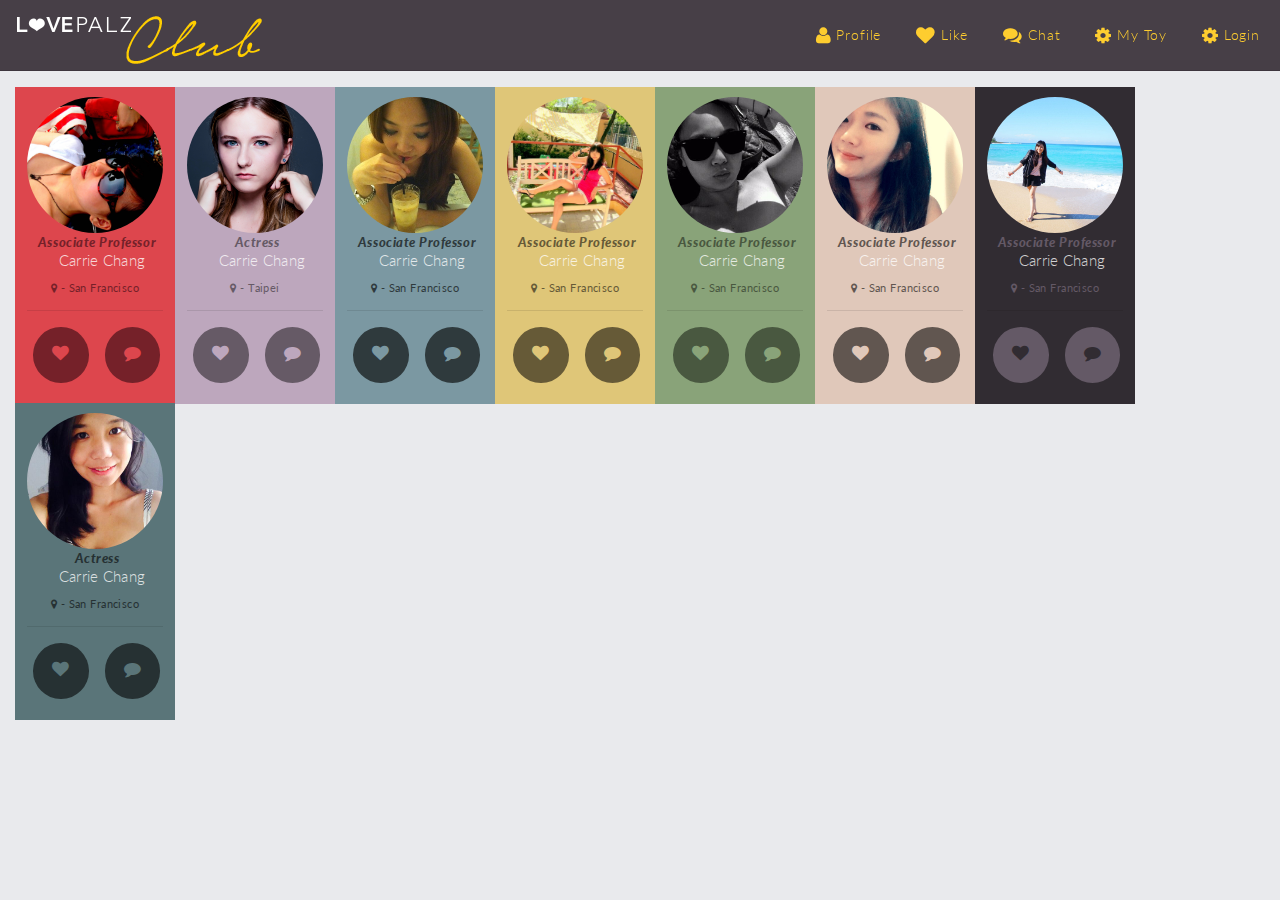
<file: index-Old.html>
<!DOCTYPE html>
<html lang="en">
<head>
<meta charset="utf-8">
<meta http-equiv="X-UA-Compatible" content="IE=edge,chrome=1">
<title>Lovepalz Club</title>
<meta name="viewport" content="width=device-width, initial-scale=1, maximum-scale=1, user-scalable=no">
<meta name="description" content="">
<meta name="keywords" content="">
<script type="text/javascript" src="js/jquery-1.11.1.min.js"></script>
<script src="js/Lion-bootstrap.min.js"></script>
<script src="js/tween/TweenMax.min.js"></script>
<script src="js/masonry.pkgd.min.js"></script>

  <!-- Bootstrap -->
  <link href="css/Lion-bootstrap.min.css" rel="stylesheet">
  <!-- Lion CSS -->
  <link href="css/LPC.home.css" rel="stylesheet">
  <!-- 手機平板 -->
  <!-- <link rel="stylesheet" type="text/css" href="css/LPC.home.m.css" media="screen and (max-width: 767px)"> -->
  <!-- Font -->
  <link rel="stylesheet" href="css/font-awesome.min.css">
  <link rel="stylesheet" href="css/open-iconic-bootstrap.min.css">
  <link href='http://fonts.googleapis.com/css?family=Lato:300,400,900' rel='stylesheet' type='text/css'>
</head>
<body>

<div id="wrapper">

<!-- Profile Sidebar -->
  <div id="sidebar-wrapper">
  <!-- 使用者大頭貼 -->
    <div class="Profile-Img">
      <!-- User Img -->
        <div class="User-ImgWrapper">
          <div class="User-img Girl-A"></div>
        </div>
      <!-- 編輯按鈕 -->
        <div class="Profile-Edit">
          <a href="Profile-Edit.html">
          <i class="fa fa-pencil-square-o fa-lg"></i>
           Edit
          </a>
        </div>
      <!-- 關閉按鈕 -->
        <div class="Profile-Close">
          <a href="#profile-toggle-Close" id="profile-toggle-Close">
          <i class="fa fa-times-circle fa-2x"></i>
          </a>
        </div>
    </div>
  <!-- 使用者名字 -->
    <div class="User-Name Profile">
      Carrie , 32
    </div>
  <!-- 使用者 ABOUT -->
    <ul class="Profile-About list-unstyled">
      <li><h3>ABOUT</h3></li>
      <li class="About-text">
        <p>
          My name is Carrie, 32 years old, born and raised in New York.
          <br>158cm / 48kg. I like to talk about sex, let me know if you have the same interests.
        </p>
      </li>
    </ul>
  <!-- 使用者想找的關係 -->
    <ul class="Profile-Tag list-inline">
      <li>
        <p>
          Looking for excitement
        </p>
      </li>
      <li>
        <p>
          Looking for relationship
        </p>
      </li>
    </ul>

  </div>
<!-- /#Profile Sidebar -->

<!-- My toys Sidebar -->
  <div id="Toy-sidebar-wrapper">
    <ul class="list-unstyled Toy-Btn-List">
      <li class="Toy-Btn">
        <a class="Toy-Btn offLine" href="#">
          Twist A001
        </a>
      </li>
      <li class="Toy-Btn">
        <a class="Toy-Btn onLine" href="#">
          Twist A002
        </a>
      </li>
      <li class="Toy-Btn">
        <a class="Toy-Btn Find" href="#">
          Twist A002
        </a>
      </li>
      <li class="Toy-Btn">
        <a class="Toy-Btn Once-found" href="#">
          Twist A002
        </a>
      </li>
    </ul>
  </div>
<!-- /#My toys Sidebar -->

<!-- 1009 Add -->

<!-- Modal -->
<div class="modal fade modal-login" id="Login" tabindex="-1" role="dialog" aria-labelledby="myModalLabel" aria-hidden="true">
  <div class="modal-dialog">
    <div class="modal-content">

      <div class="modal-body">
        <form role="form">
          <div class="Login-Title-FB"><h2>Login with facebook</h2></div>
          <button type="button" class="btn btn-primary btn-lg btn-block btn-facebook"><i class="fa fa-facebook-square"></i> facebook</button>
        </form>

          <form class="row" role="form">
            <div class="Login-Title-LP"><h2>or LovePalz Account</h2></div>
            <div class="form-group col-sm-6">
              <label class="Login-label-title" for="exampleInputEmail1">Email address</label>
              <input type="email" class="form-control Login-input" id="exampleInputEmail1" placeholder="Enter email">
            </div>
            <div class="form-group col-sm-6">
              <label class="Login-label-title" for="exampleInputPassword1">Password</label>
              <input type="password" class="form-control Login-input" id="exampleInputPassword1" placeholder="Password">
            </div>
            <div class="col-sm-12">
              <div class="checkbox">
                <label class="Login-label-title">
                  <input type="checkbox"> Remember me
                </label>
              </div>
            </div>
          </form>

      </div>

      <div class="modal-footer">
        <button type="button" class="btn btn-default btn-lg btn-left Login-btn-cancel" data-dismiss="modal">Cancel</button>
        <button type="button" class="btn btn-primary btn-lg Login-btn-Sign" onclick="location.href='Register.html'">Sign up</button>
        <button type="button" class="btn btn-success btn-lg Login-btn-Game">Game on</button>
      </div>

    </div>
  </div>
</div>

<div class="container-fluid">

  <!-- header -->

    <nav class="navbar navbar-default navbar-fixed-top" role="navigation">
      <div class="container-fluid">
      <!-- Brand and toggle get grouped for better mobile display -->
      <div class="navbar-header">
        <button type="button" class="navbar-toggle collapsed" data-toggle="collapse" data-target="#LovePalzClubMenu">
          <span class="sr-only">Toggle navigation</span>
          <span class="icon-bar"></span>
          <span class="icon-bar"></span>
          <span class="icon-bar"></span>
        </button>
          <a class="navbar-brand" href="index.html"><img src="img/Logo.png"></a>
      </div>

      <!-- Collect the nav links, forms, and other content for toggling -->
      <div class="collapse navbar-collapse" id="LovePalzClubMenu">
        <ul class="nav navbar-nav navbar-right">
          <li>
            <a class="nav-profile"  href="#profile-toggle" id="profile-toggle">
              <i class="fa fa-user fa-lg"></i> Profile
            </a>
          </li>
          <li>
            <a class="nav-like" href="Mutual-likes.html">
              <i class="fa fa-heart fa-lg"></i> Like
            </a>
          </li>
          <li>
            <a class="nav-chat" href="#">
            <i class="fa fa-comments fa-lg"></i> Chat
            </a>
          </li>
          <li>
            <a class="nav-chat" href="#My-Toy-toggle" id="My-Toy-toggle">
            <i class="fa fa-gear fa-lg"></i> My Toy
            </a>
          </li>
          <li>
            <a class="nav-login" data-toggle="modal" data-target="#Login">
            <i class="fa fa-gear fa-lg"></i> Login
            </a>
          </li>
        </ul>
      </div><!-- /.navbar-collapse -->
    </div><!-- /.container-fluid -->
  </nav>
</div>


<!-- content -->

<section id="page-content-wrapper" style="background-color: RGBA(233, 234, 237, 1);">

    <div class="UserContent">
      <div id="container" class="js-masonry"
        data-masonry-options='{ "columnWidth": 0, "itemSelector": ".User" }'>
<!-- 使用者圖片小 顏色A -->
      <div class="User bg-Color-A">

        <!-- User Img -->
          <div class="User-ImgWrapper">
            <div class="User-img Girl-A"></div>
          </div>
        <!-- User info -->
        <div class="User-Name">
          <div class="User-Job bg-Color-A"><em>Associate Professor</em></div>
          <a href="#">Carrie Chang</a>
          <!-- 1007add -->
          <div class="User-City bg-Color-A">
            <i class="fa fa-map-marker"></i> - San Francisco
          </div>
        </div>

        <div class="User-Line"></div>
        
          <div class="User-Info">

          <!-- 1007add -->
          
          <ul class="list-inline">

            <li class="User-Star-Hit">
              <div class="User-Star-Padding">
                <a class="User-Star bg-Color-A" href="#">
                  <i class="fa fa-heart"></i> 
                </a>
              </div>
            </li>

            <li class="User-Chat-Hit">
              <div class="User-Chat-Padding">
                <a class="User-Chat bg-Color-A" href="#">
                  <i class="fa fa-comment"></i> 
                </a>
              </div>
            </li>

          </ul>

          </div>

        </div>
<!-- 使用者圖片小 顏色B -->
        <div class="User bg-Color-B">
      
        <!-- User Img -->
          <div class="User-ImgWrapper">
            <div class="User-img Girl-B"></div>
          </div>
        <!-- User info -->
        <div class="User-Name">
          <div class="User-Job bg-Color-B"><em>Actress</em></div>
          <a href="Profile.html">Carrie Chang</a>
          <!-- 1007add -->
          <div class="User-City bg-Color-B">
            <i class="fa fa-map-marker"></i> - Taipei
          </div>
        </div>

          <div class="User-Line"></div>

          <div class="User-Info">

          <ul class="list-inline">

            <li class="User-Star-Hit">
              <div class="User-Star-Padding">
                <a class="User-Star bg-Color-B" href="#">
                  <i class="fa fa-heart"></i> 
                </a>
              </div>
            </li>

            <li class="User-Chat-Hit">
              <div class="User-Chat-Padding">
                <a class="User-Chat bg-Color-B" href="#">
                  <i class="fa fa-comment"></i> 
                </a>
              </div>
            </li>

          </ul>

          </div>
        </div>
<!-- 使用者圖片小 顏色C -->
      <div class="User bg-Color-C">

        <!-- User Img -->
          <div class="User-ImgWrapper">
            <div class="User-img Girl-C"></div>
          </div>
        <!-- User info -->
        <div class="User-Name">
          <div class="User-Job bg-Color-C"><em>Associate Professor</em></div>
          <a href="#">Carrie Chang</a>
          <div class="User-City bg-Color-C">
            <i class="fa fa-map-marker"></i> - San Francisco
          </div>
        </div>
          <div class="User-Line"></div>
          <div class="User-Info">

          <ul class="list-inline">

            <li class="User-Star-Hit">
              <div class="User-Star-Padding">
                <a class="User-Star bg-Color-C" href="#">
                  <i class="fa fa-heart"></i> 
                </a>
              </div>
            </li>

            <li class="User-Chat-Hit">
              <div class="User-Chat-Padding">
                <a class="User-Chat bg-Color-C" href="#">
                  <i class="fa fa-comment"></i> 
                </a>
              </div>
            </li>

          </ul>

          </div>

        </div>
<!-- 使用者圖片小 顏色D -->
      <div class="User bg-Color-D">

        <!-- User Img -->
          <div class="User-ImgWrapper">
            <div class="User-img Girl-D"></div>
          </div>
        <!-- User info -->
        <div class="User-Name">
          <div class="User-Job bg-Color-D"><em>Associate Professor</em></div>
          <a href="#">Carrie Chang</a>
          <div class="User-City bg-Color-D">
            <i class="fa fa-map-marker"></i> - San Francisco
          </div>
        </div>
          <div class="User-Line"></div>
          <div class="User-Info">

          <ul class="list-inline">

            <li class="User-Star-Hit">
              <div class="User-Star-Padding">
                <a class="User-Star bg-Color-D" href="#">
                  <i class="fa fa-heart"></i> 
                </a>
              </div>
            </li>

            <li class="User-Chat-Hit">
              <div class="User-Chat-Padding">
                <a class="User-Chat bg-Color-D" href="#">
                  <i class="fa fa-comment"></i> 
                </a>
              </div>
            </li>

          </ul>

          </div>

        </div>
<!-- 使用者圖片小 顏色E -->
      <div class="User bg-Color-E">

        <!-- User Img -->
          <div class="User-ImgWrapper">
            <div class="User-img Girl-E"></div>
          </div>
        <!-- User info -->
        <div class="User-Name">
          <div class="User-Job bg-Color-E"><em>Associate Professor</em></div>
          <a href="#">Carrie Chang</a>
          <div class="User-City bg-Color-E">
            <i class="fa fa-map-marker"></i> - San Francisco
          </div>
        </div>
          <div class="User-Line"></div>
          <div class="User-Info">

          <ul class="list-inline">

            <li class="User-Star-Hit">
              <div class="User-Star-Padding">
                <a class="User-Star bg-Color-E" href="#">
                  <i class="fa fa-heart"></i> 
                </a>
              </div>
            </li>

            <li class="User-Chat-Hit">
              <div class="User-Chat-Padding">
                <a class="User-Chat bg-Color-E" href="#">
                  <i class="fa fa-comment"></i> 
                </a>
              </div>
            </li>

          </ul>

          </div>

        </div>
<!-- 使用者圖片小 顏色F -->
      <div class="User bg-Color-F">

        <!-- User Img -->
          <div class="User-ImgWrapper">
            <div class="User-img Girl-F"></div>
          </div>
        <!-- User info -->
        <div class="User-Name">
          <div class="User-Job bg-Color-F"><em>Associate Professor</em></div>
          <a href="#">Carrie Chang</a>
          <div class="User-City bg-Color-F">
            <i class="fa fa-map-marker"></i> - San Francisco
          </div>
        </div>
          <div class="User-Line"></div>
          <div class="User-Info">

          <ul class="list-inline">

            <li class="User-Star-Hit">
              <div class="User-Star-Padding">
                <a class="User-Star bg-Color-F" href="#">
                  <i class="fa fa-heart"></i> 
                </a>
              </div>
            </li>

            <li class="User-Chat-Hit">
              <div class="User-Chat-Padding">
                <a class="User-Chat bg-Color-F" href="#">
                  <i class="fa fa-comment"></i> 
                </a>
              </div>
            </li>

          </ul>

          </div>

        </div>
<!-- 使用者圖片小 顏色G -->
      <div class="User bg-Color-G">

        <!-- User Img -->
          <div class="User-ImgWrapper">
            <div class="User-img Girl-H"></div>
          </div>
        <!-- User info -->
        <div class="User-Name">
          <div class="User-Job bg-Color-G"><em>Associate Professor</em></div>
          <a href="#">Carrie Chang</a>
          <div class="User-City bg-Color-G">
            <i class="fa fa-map-marker"></i> - San Francisco
          </div>
        </div>
          <div class="User-Line"></div>
          <div class="User-Info">

          <ul class="list-inline">

            <li class="User-Star-Hit">
              <div class="User-Star-Padding">
                <a class="User-Star bg-Color-G" href="#">
                  <i class="fa fa-heart"></i> 
                </a>
              </div>
            </li>

            <li class="User-Chat-Hit">
              <div class="User-Chat-Padding">
                <a class="User-Chat bg-Color-G" href="#">
                  <i class="fa fa-comment"></i> 
                </a>
              </div>
            </li>

          </ul>

          </div>

        </div>
<!-- 使用者圖片大 顏色H -->
      <div class="User bg-Color-H">

        <!-- User Img -->
          <div class="User-ImgWrapper">
            <div class="User-img Girl-G"></div>
          </div>
        <!-- User info -->
        <div class="User-Name">
          <div class="User-Job bg-Color-H"><em>Actress</em></div>
          <a href="Profile.html">Carrie Chang</a>
          <div class="User-City bg-Color-H">
            <i class="fa fa-map-marker"></i> - San Francisco
          </div>
        </div>
          <div class="User-Line"></div>
          <div class="User-Info">

          <ul class="list-inline">

            <li class="User-Star-Hit">
              <div class="User-Star-Padding">
                <a class="User-Star bg-Color-H" href="#">
                  <i class="fa fa-heart"></i> 
                </a>
              </div>
            </li>

            <li class="User-Chat-Hit">
              <div class="User-Chat-Padding">
                <a class="User-Chat bg-Color-H" href="#">
                  <i class="fa fa-comment"></i> 
                </a>
              </div>
            </li>

          </ul>

          </div>

        </div>

<!-- 使用者圖片結尾 -->
      </div>
    </div>
  </section>

</div>

<!-- /#wrapper -->

<script src="js/LPC.motion.js"></script>

</body>
</html>
</file>
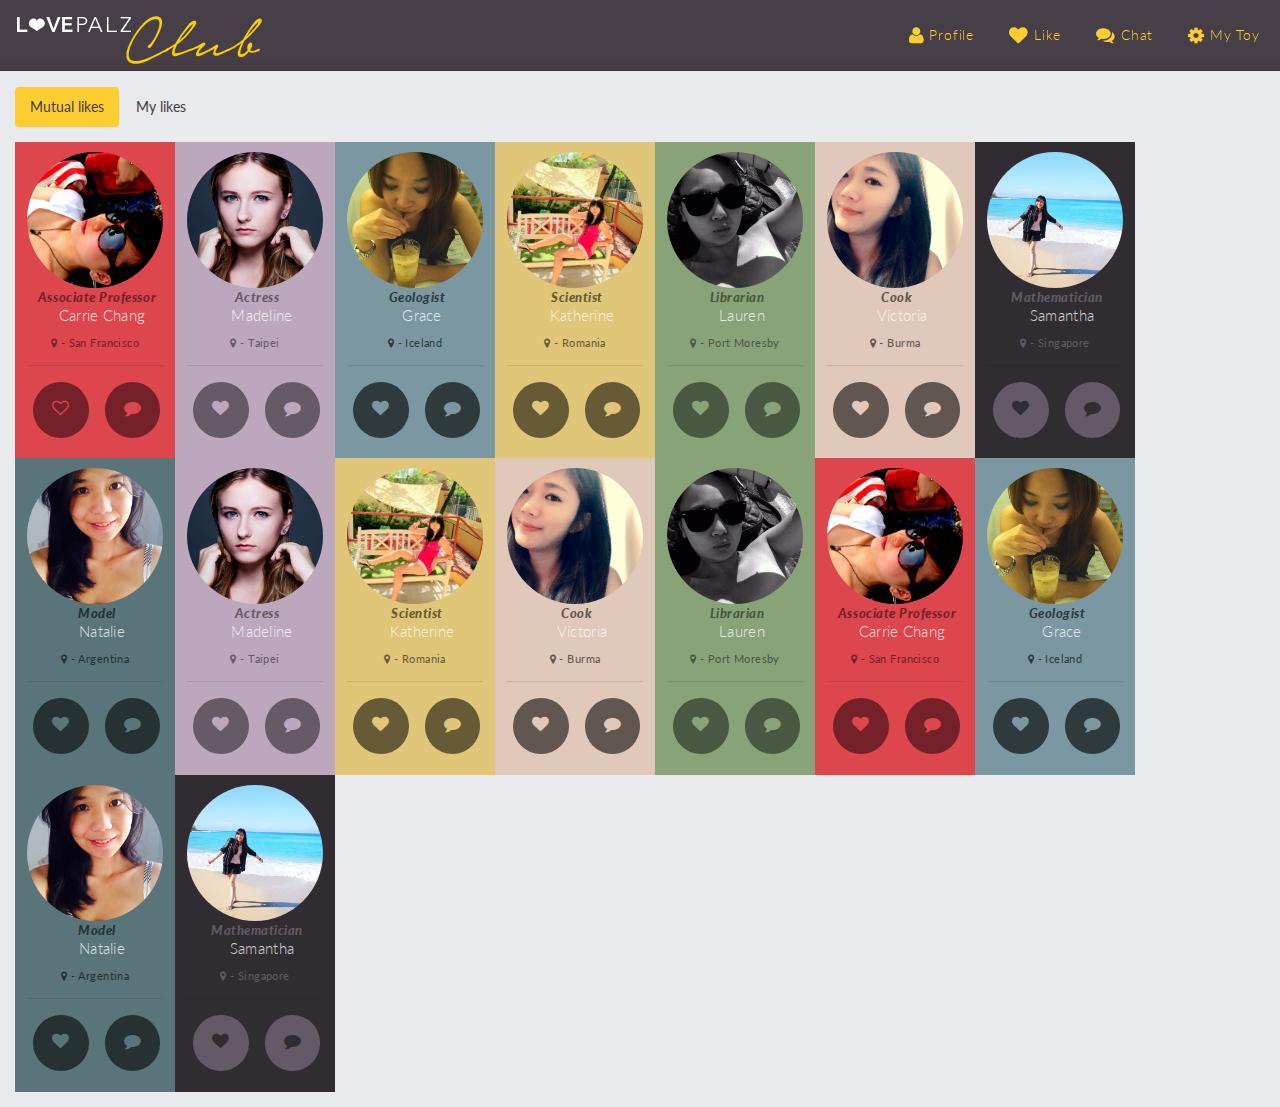
<file: Mutual-likes.html>
<!DOCTYPE html>
<html lang="en">
<head>
<meta charset="utf-8">
<meta http-equiv="X-UA-Compatible" content="IE=edge,chrome=1">
<title>Lovepalz Club</title>
<meta name="viewport" content="width=device-width, initial-scale=1, maximum-scale=1, user-scalable=no">
<meta name="description" content="">
<meta name="keywords" content="">
<script type="text/javascript" src="js/jquery-1.11.1.min.js"></script>
<script src="js/Lion-bootstrap.min.js"></script>
<script src="js/tween/TweenMax.min.js"></script>
<script src="js/masonry.pkgd.min.js"></script>

  <!-- Bootstrap -->
  <link href="css/Lion-bootstrap.min.css" rel="stylesheet">
  <!-- Lion CSS -->
  <link href="css/LPC.like.css" rel="stylesheet">
  <link href="css/LPC.home.css" rel="stylesheet">
  <!-- 手機平板 -->
  <!-- <link rel="stylesheet" type="text/css" href="css/LPC.home.m.css" media="screen and (max-width: 767px)"> -->
  <!-- Font -->
  <link rel="stylesheet" href="css/font-awesome.min.css">
  <link rel="stylesheet" href="css/open-iconic-bootstrap.min.css">
  <link href='http://fonts.googleapis.com/css?family=Lato:300,400,900' rel='stylesheet' type='text/css'>
</head>
<body>

<div id="wrapper">

<!-- Profile Sidebar -->
  <div id="sidebar-wrapper">
  <!-- 使用者大頭貼 -->
    <div class="Profile-Img">
      <!-- User Img -->
        <div class="User-ImgWrapper">
          <div class="User-img Girl-A"></div>
        </div>
      <!-- 編輯按鈕 -->
        <div class="Profile-Edit">
          <a href="Profile-Edit.html">
          <i class="fa fa-pencil-square-o fa-lg"></i>
           Edit
          </a>
        </div>
      <!-- 關閉按鈕 -->
        <div class="Profile-Close">
          <a href="#profile-toggle-Close" id="profile-toggle-Close">
          <i class="fa fa-times-circle fa-2x"></i>
          </a>
        </div>
    </div>
  <!-- 使用者名字 -->
    <div class="User-Name Profile">
      Carrie , 32
    </div>
  <!-- 使用者 ABOUT -->
    <ul class="Profile-About list-unstyled">
      <li><h3>ABOUT</h3></li>
      <li class="About-text">
        <p>
          My name is Carrie, 32 years old, born and raised in New York.
          <br>158cm / 48kg. I like to talk about sex, let me know if you have the same interests.
        </p>
      </li>
    </ul>
  <!-- 使用者想找的關係 -->
    <ul class="Profile-Tag list-inline">
      <li>
        <p>
          Looking for excitement
        </p>
      </li>
      <li>
        <p>
          Looking for relationship
        </p>
      </li>
    </ul>

  </div>
<!-- /#Profile Sidebar -->

<!-- My toys Sidebar -->
  <div id="Toy-sidebar-wrapper">
    <ul class="list-unstyled Toy-Btn-List">
      <li class="Toy-Btn">
        <a class="Toy-Btn offLine" href="#">
          Twist A001
        </a>
      </li>
      <li class="Toy-Btn">
        <a class="Toy-Btn onLine" href="#">
          Twist A002
        </a>
      </li>
      <li class="Toy-Btn">
        <a class="Toy-Btn Find" href="#">
          Twist A002
        </a>
      </li>
      <li class="Toy-Btn">
        <a class="Toy-Btn Once-found" href="#">
          Twist A002
        </a>
      </li>
    </ul>
  </div>
<!-- /#My toys Sidebar -->

<div class="container-fluid">

  <!-- header -->

    <nav class="navbar navbar-default navbar-fixed-top" role="navigation">
      <div class="container-fluid">
      <!-- Brand and toggle get grouped for better mobile display -->
      <div class="navbar-header">
        <button type="button" class="navbar-toggle collapsed" data-toggle="collapse" data-target="#LovePalzClubMenu">
          <span class="sr-only">Toggle navigation</span>
          <span class="icon-bar"></span>
          <span class="icon-bar"></span>
          <span class="icon-bar"></span>
        </button>
          <a class="navbar-brand" href="index.html"><img src="img/Logo.png"></a>
      </div>

      <!-- Collect the nav links, forms, and other content for toggling -->
      <div class="collapse navbar-collapse" id="LovePalzClubMenu">
        <ul class="nav navbar-nav navbar-right">
          <li>
            <a class="nav-profile"  href="#profile-toggle" id="profile-toggle">
              <i class="fa fa-user fa-lg"></i> Profile
            </a>
          </li>
          <li>
            <a class="nav-like" href="#">
              <i class="fa fa-heart fa-lg"></i> Like
            </a>
          </li>
          <li>
            <a class="nav-chat" href="#">
            <i class="fa fa-comments fa-lg"></i> Chat
            </a>
          </li>
          <li>
            <a class="nav-chat" href="#My-Toy-toggle" id="My-Toy-toggle">
            <i class="fa fa-gear fa-lg"></i> My Toy
            </a>
          </li>
        </ul>
      </div><!-- /.navbar-collapse -->
    </div><!-- /.container-fluid -->
  </nav>
</div>


<!-- content -->

<section id="page-content-wrapper" style="background-color: RGBA(233, 234, 237, 1);">

    <div class="UserContent">
<!-- Like Tab -->
    <ul class="nav nav-pills Like-Tab">
      <li class="active"><a href="#">Mutual likes</a></li>
      <li><a href="My-likes.html">My likes</a></li>
    </ul>
<!-- 互相Like-開頭 -->
      <div id="container" class="js-masonry"
        data-masonry-options='{ "columnWidth": 0, "itemSelector": ".User" }'>
<!-- 使用者圖片小 顏色A -->
      <div class="User bg-Color-A">

        <!-- User Img -->
          <div class="User-ImgWrapper">
            <div class="User-img Girl-A"></div>
          </div>
        <!-- User info -->
        <div class="User-Name">
          <div class="User-Job bg-Color-A"><em>Associate Professor</em></div>
          <a href="#">Carrie Chang</a>
          <div class="User-City bg-Color-A">
            <i class="fa fa-map-marker"></i> - San Francisco
          </div>

        </div>
          <div class="User-Line"></div>
          <div class="User-Info">

          <ul class="list-inline">

            <li class="User-Star-Hit">
              <!-- <div class="User-Star-Padding">
                <a class="User-Star bg-Color-A" href="#">
                  <i class="fa fa-heart"></i> 
                </a>
              </div> -->
              <!-- 取消愛心 -->
              <div class="User-Star-Padding">
                <a class="User-Star bg-Color-A" href="#">
                  <i class="fa fa-heart-o"></i> 
                </a>
              </div>
            </li>

            <li class="User-Chat-Hit">
              <div class="User-Chat-Padding">
                <a class="User-Chat bg-Color-A" href="#">
                  <i class="fa fa-comment"></i> 
                </a>
              </div>
            </li>

          </ul>

          </div>

        </div>
<!-- 使用者圖片小 顏色B -->
        <div class="User bg-Color-B">
      
        <!-- User Img -->
          <div class="User-ImgWrapper">
            <div class="User-img Girl-B"></div>
          </div>
        <!-- User info -->
        <div class="User-Name">
          <div class="User-Job bg-Color-B"><em>Actress</em></div>
          <a href="Profile.html">Madeline</a>
          <div class="User-City bg-Color-B">
            <i class="fa fa-map-marker"></i> - Taipei
          </div>

        </div>
          <div class="User-Line"></div>
          <div class="User-Info">

          <ul class="list-inline">

            <li class="User-Star-Hit">
              <div class="User-Star-Padding">
                <a class="User-Star bg-Color-B" href="#">
                  <i class="fa fa-heart"></i> 
                </a>
              </div>
            </li>

            <li class="User-Chat-Hit">
              <div class="User-Chat-Padding">
                <a class="User-Chat bg-Color-B" href="#">
                  <i class="fa fa-comment"></i> 
                </a>
              </div>
            </li>

          </ul>

          </div>
        </div>
<!-- 使用者圖片小 顏色C -->
      <div class="User bg-Color-C">

        <!-- User Img -->
          <div class="User-ImgWrapper">
            <div class="User-img Girl-C"></div>
          </div>
        <!-- User info -->
        <div class="User-Name">
          <div class="User-Job bg-Color-C"><em>Geologist</em></div>
          <a href="#">Grace</a>
          <div class="User-City bg-Color-C">
            <i class="fa fa-map-marker"></i> - Iceland
          </div>
        </div>
          <div class="User-Line"></div>
          <div class="User-Info">

          <ul class="list-inline">

            <li class="User-Star-Hit">
              <div class="User-Star-Padding">
                <a class="User-Star bg-Color-C" href="#">
                  <i class="fa fa-heart"></i> 
                </a>
              </div>
            </li>

            <li class="User-Chat-Hit">
              <div class="User-Chat-Padding">
                <a class="User-Chat bg-Color-C" href="#">
                  <i class="fa fa-comment"></i> 
                </a>
              </div>
            </li>

          </ul>

          </div>

        </div>
<!-- 使用者圖片小 顏色D -->
      <div class="User bg-Color-D">

        <!-- User Img -->
          <div class="User-ImgWrapper">
            <div class="User-img Girl-D"></div>
          </div>
        <!-- User info -->
        <div class="User-Name">
          <div class="User-Job bg-Color-D"><em>Scientist</em></div>
          <a href="#">Katherine</a>
          <div class="User-City bg-Color-D">
            <i class="fa fa-map-marker"></i> - Romania
          </div>

        </div>
          <div class="User-Line"></div>
          <div class="User-Info">

          <ul class="list-inline">

            <li class="User-Star-Hit">
              <div class="User-Star-Padding">
                <a class="User-Star bg-Color-D" href="#">
                  <i class="fa fa-heart"></i> 
                </a>
              </div>
            </li>

            <li class="User-Chat-Hit">
              <div class="User-Chat-Padding">
                <a class="User-Chat bg-Color-D" href="#">
                  <i class="fa fa-comment"></i> 
                </a>
              </div>
            </li>

          </ul>

          </div>

        </div>
<!-- 使用者圖片小 顏色E -->
      <div class="User bg-Color-E">

        <!-- User Img -->
          <div class="User-ImgWrapper">
            <div class="User-img Girl-E"></div>
          </div>
        <!-- User info -->
        <div class="User-Name">
          <div class="User-Job bg-Color-E"><em>Librarian</em></div>
          <a href="#">Lauren</a>
          <div class="User-City bg-Color-E">
            <i class="fa fa-map-marker"></i> - Port Moresby
          </div>

        </div>
          <div class="User-Line"></div>
          <div class="User-Info">

          <ul class="list-inline">

            <li class="User-Star-Hit">
              <div class="User-Star-Padding">
                <a class="User-Star bg-Color-E" href="#">
                  <i class="fa fa-heart"></i> 
                </a>
              </div>
            </li>

            <li class="User-Chat-Hit">
              <div class="User-Chat-Padding">
                <a class="User-Chat bg-Color-E" href="#">
                  <i class="fa fa-comment"></i> 
                </a>
              </div>
            </li>

          </ul>

          </div>

        </div>
<!-- 使用者圖片小 顏色F -->
      <div class="User bg-Color-F">

        <!-- User Img -->
          <div class="User-ImgWrapper">
            <div class="User-img Girl-F"></div>
          </div>
        <!-- User info -->
        <div class="User-Name">
          <div class="User-Job bg-Color-F"><em>Cook</em></div>
          <a href="#">Victoria</a>
          <div class="User-City bg-Color-F">
            <i class="fa fa-map-marker"></i> - Burma
          </div>

        </div>
          <div class="User-Line"></div>
          <div class="User-Info">

          <ul class="list-inline">

            <li class="User-Star-Hit">
              <div class="User-Star-Padding">
                <a class="User-Star bg-Color-F" href="#">
                  <i class="fa fa-heart"></i> 
                </a>
              </div>
            </li>

            <li class="User-Chat-Hit">
              <div class="User-Chat-Padding">
                <a class="User-Chat bg-Color-F" href="#">
                  <i class="fa fa-comment"></i> 
                </a>
              </div>
            </li>

          </ul>

          </div>

        </div>
<!-- 使用者圖片小 顏色G -->
      <div class="User bg-Color-G">

        <!-- User Img -->
          <div class="User-ImgWrapper">
            <div class="User-img Girl-H"></div>
          </div>
        <!-- User info -->
        <div class="User-Name">
          <div class="User-Job bg-Color-G"><em>Mathematician</em></div>
          <a href="#">Samantha</a>
          <div class="User-City bg-Color-G">
            <i class="fa fa-map-marker"></i> - Singapore
          </div>
        </div>
          <div class="User-Line"></div>
          <div class="User-Info">

          <ul class="list-inline">

            <li class="User-Star-Hit">
              <div class="User-Star-Padding">
                <a class="User-Star bg-Color-G" href="#">
                  <i class="fa fa-heart"></i> 
                </a>
              </div>
            </li>

            <li class="User-Chat-Hit">
              <div class="User-Chat-Padding">
                <a class="User-Chat bg-Color-G" href="#">
                  <i class="fa fa-comment"></i> 
                </a>
              </div>
            </li>

          </ul>

          </div>

        </div>
<!-- 使用者圖片小 顏色H -->
      <div class="User bg-Color-H">

        <!-- User Img -->
          <div class="User-ImgWrapper">
            <div class="User-img Girl-G"></div>
          </div>
        <!-- User info -->
        <div class="User-Name">
          <div class="User-Job bg-Color-H"><em>Model</em></div>
          <a href="Profile.html">Natalie</a>
          <div class="User-City bg-Color-H">
            <i class="fa fa-map-marker"></i> - Argentina
          </div>

        </div>
          <div class="User-Line"></div>
          <div class="User-Info">

          <ul class="list-inline">

            <li class="User-Star-Hit">
              <div class="User-Star-Padding">
                <a class="User-Star bg-Color-H" href="#">
                  <i class="fa fa-heart"></i> 
                </a>
              </div>
            </li>

            <li class="User-Chat-Hit">
              <div class="User-Chat-Padding">
                <a class="User-Chat bg-Color-H" href="#">
                  <i class="fa fa-comment"></i> 
                </a>
              </div>
            </li>

          </ul>

          </div>

        </div>

<!-- 使用者圖片小 顏色B -->
        <div class="User bg-Color-B">
      
        <!-- User Img -->
          <div class="User-ImgWrapper">
            <div class="User-img Girl-B"></div>
          </div>
        <!-- User info -->
        <div class="User-Name">
          <div class="User-Job bg-Color-B"><em>Actress</em></div>
          <a href="Profile.html">Madeline</a>
          <div class="User-City bg-Color-B">
            <i class="fa fa-map-marker"></i> - Taipei
          </div>

        </div>
          <div class="User-Line"></div>
          <div class="User-Info">

          <ul class="list-inline">

            <li class="User-Star-Hit">
              <div class="User-Star-Padding">
                <a class="User-Star bg-Color-B" href="#">
                  <i class="fa fa-heart"></i> 
                </a>
              </div>
            </li>

            <li class="User-Chat-Hit">
              <div class="User-Chat-Padding">
                <a class="User-Chat bg-Color-B" href="#">
                  <i class="fa fa-comment"></i> 
                </a>
              </div>
            </li>

          </ul>

          </div>
        </div>
<!-- 使用者圖片小 顏色D -->
      <div class="User bg-Color-D">

        <!-- User Img -->
          <div class="User-ImgWrapper">
            <div class="User-img Girl-D"></div>
          </div>
        <!-- User info -->
        <div class="User-Name">
          <div class="User-Job bg-Color-D"><em>Scientist</em></div>
          <a href="#">Katherine</a>
          <div class="User-City bg-Color-D">
            <i class="fa fa-map-marker"></i> - Romania
          </div>

        </div>
          <div class="User-Line"></div>
          <div class="User-Info">

          <ul class="list-inline">

            <li class="User-Star-Hit">
              <div class="User-Star-Padding">
                <a class="User-Star bg-Color-D" href="#">
                  <i class="fa fa-heart"></i> 
                </a>
              </div>
            </li>

            <li class="User-Chat-Hit">
              <div class="User-Chat-Padding">
                <a class="User-Chat bg-Color-D" href="#">
                  <i class="fa fa-comment"></i> 
                </a>
              </div>
            </li>

          </ul>

          </div>

        </div>
<!-- 使用者圖片小 顏色F -->
      <div class="User bg-Color-F">

        <!-- User Img -->
          <div class="User-ImgWrapper">
            <div class="User-img Girl-F"></div>
          </div>
        <!-- User info -->
        <div class="User-Name">
          <div class="User-Job bg-Color-F"><em>Cook</em></div>
          <a href="#">Victoria</a>
          <div class="User-City bg-Color-F">
            <i class="fa fa-map-marker"></i> - Burma
          </div>

        </div>
          <div class="User-Line"></div>
          <div class="User-Info">

          <ul class="list-inline">

            <li class="User-Star-Hit">
              <div class="User-Star-Padding">
                <a class="User-Star bg-Color-F" href="#">
                  <i class="fa fa-heart"></i> 
                </a>
              </div>
            </li>

            <li class="User-Chat-Hit">
              <div class="User-Chat-Padding">
                <a class="User-Chat bg-Color-F" href="#">
                  <i class="fa fa-comment"></i> 
                </a>
              </div>
            </li>

          </ul>

          </div>

        </div>
<!-- 使用者圖片小 顏色E -->
      <div class="User bg-Color-E">

        <!-- User Img -->
          <div class="User-ImgWrapper">
            <div class="User-img Girl-E"></div>
          </div>
        <!-- User info -->
        <div class="User-Name">
          <div class="User-Job bg-Color-E"><em>Librarian</em></div>
          <a href="#">Lauren</a>
          <div class="User-City bg-Color-E">
            <i class="fa fa-map-marker"></i> - Port Moresby
          </div>

        </div>
          <div class="User-Line"></div>
          <div class="User-Info">

          <ul class="list-inline">

            <li class="User-Star-Hit">
              <div class="User-Star-Padding">
                <a class="User-Star bg-Color-E" href="#">
                  <i class="fa fa-heart"></i> 
                </a>
              </div>
            </li>

            <li class="User-Chat-Hit">
              <div class="User-Chat-Padding">
                <a class="User-Chat bg-Color-E" href="#">
                  <i class="fa fa-comment"></i> 
                </a>
              </div>
            </li>

          </ul>

          </div>

        </div>
<!-- 使用者圖片小 顏色A -->
      <div class="User bg-Color-A">

        <!-- User Img -->
          <div class="User-ImgWrapper">
            <div class="User-img Girl-A"></div>
          </div>
        <!-- User info -->
        <div class="User-Name">
          <div class="User-Job bg-Color-A"><em>Associate Professor</em></div>
          <a href="#">Carrie Chang</a>
          <div class="User-City bg-Color-A">
            <i class="fa fa-map-marker"></i> - San Francisco
          </div>

        </div>
          <div class="User-Line"></div>
          <div class="User-Info">

          <ul class="list-inline">

            <li class="User-Star-Hit">
              <div class="User-Star-Padding">
                <a class="User-Star bg-Color-A" href="#">
                  <i class="fa fa-heart"></i> 
                </a>
              </div>
            </li>

            <li class="User-Chat-Hit">
              <div class="User-Chat-Padding">
                <a class="User-Chat bg-Color-A" href="#">
                  <i class="fa fa-comment"></i> 
                </a>
              </div>
            </li>

          </ul>

          </div>

        </div>
<!-- 使用者圖片小 顏色C -->
      <div class="User bg-Color-C">

        <!-- User Img -->
          <div class="User-ImgWrapper">
            <div class="User-img Girl-C"></div>
          </div>
        <!-- User info -->
        <div class="User-Name">
          <div class="User-Job bg-Color-C"><em>Geologist</em></div>
          <a href="#">Grace</a>
          <div class="User-City bg-Color-C">
            <i class="fa fa-map-marker"></i> - Iceland
          </div>
        </div>
          <div class="User-Line"></div>
          <div class="User-Info">

          <ul class="list-inline">

            <li class="User-Star-Hit">
              <div class="User-Star-Padding">
                <a class="User-Star bg-Color-C" href="#">
                  <i class="fa fa-heart"></i> 
                </a>
              </div>
            </li>

            <li class="User-Chat-Hit">
              <div class="User-Chat-Padding">
                <a class="User-Chat bg-Color-C" href="#">
                  <i class="fa fa-comment"></i> 
                </a>
              </div>
            </li>

          </ul>

          </div>

        </div>
<!-- 使用者圖片小 顏色H -->
      <div class="User bg-Color-H">

        <!-- User Img -->
          <div class="User-ImgWrapper">
            <div class="User-img Girl-G"></div>
          </div>
        <!-- User info -->
        <div class="User-Name">
          <div class="User-Job bg-Color-H"><em>Model</em></div>
          <a href="Profile.html">Natalie</a>
          <div class="User-City bg-Color-H">
            <i class="fa fa-map-marker"></i> - Argentina
          </div>

        </div>
          <div class="User-Line"></div>
          <div class="User-Info">

          <ul class="list-inline">

            <li class="User-Star-Hit">
              <div class="User-Star-Padding">
                <a class="User-Star bg-Color-H" href="#">
                  <i class="fa fa-heart"></i> 
                </a>
              </div>
            </li>

            <li class="User-Chat-Hit">
              <div class="User-Chat-Padding">
                <a class="User-Chat bg-Color-H" href="#">
                  <i class="fa fa-comment"></i> 
                </a>
              </div>
            </li>

          </ul>

          </div>

        </div>
<!-- 使用者圖片小 顏色G -->
      <div class="User bg-Color-G">

        <!-- User Img -->
          <div class="User-ImgWrapper">
            <div class="User-img Girl-H"></div>
          </div>
        <!-- User info -->
        <div class="User-Name">
          <div class="User-Job bg-Color-G"><em>Mathematician</em></div>
          <a href="#">Samantha</a>
          <div class="User-City bg-Color-G">
            <i class="fa fa-map-marker"></i> - Singapore
          </div>
        </div>
          <div class="User-Line"></div>
          <div class="User-Info">

          <ul class="list-inline">

            <li class="User-Star-Hit">
              <div class="User-Star-Padding">
                <a class="User-Star bg-Color-G" href="#">
                  <i class="fa fa-heart"></i> 
                </a>
              </div>
            </li>

            <li class="User-Chat-Hit">
              <div class="User-Chat-Padding">
                <a class="User-Chat bg-Color-G" href="#">
                  <i class="fa fa-comment"></i> 
                </a>
              </div>
            </li>

          </ul>

          </div>

        </div>

<!-- 使用者圖片結尾 -->
      </div><!-- 互相Like結尾 -->


    </div>
  </section>

</div>

<!-- /#wrapper -->

<script src="js/LPC.motion.js"></script>

</body>
</html>
</file>
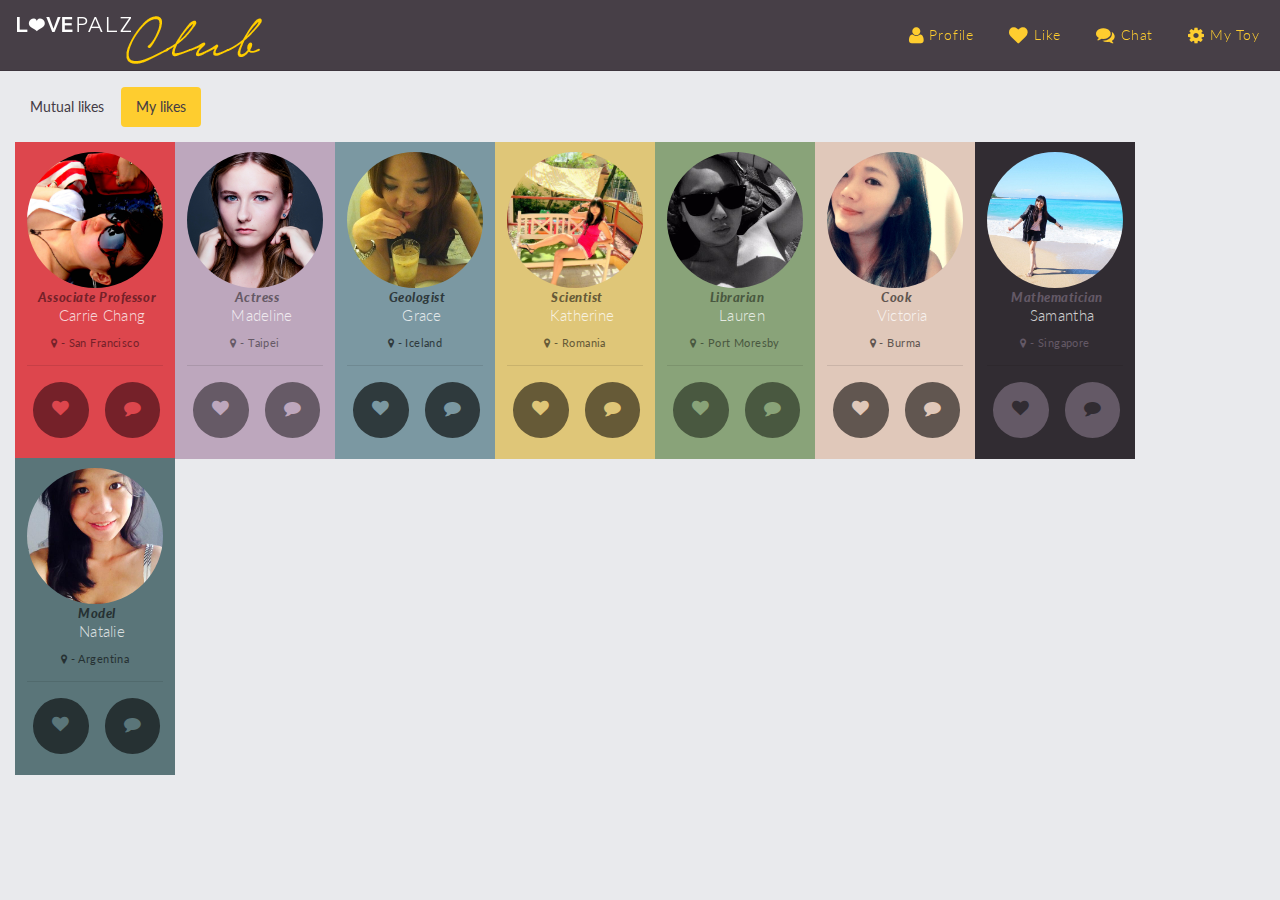
<file: My-likes.html>
<!DOCTYPE html>
<html lang="en">
<head>
<meta charset="utf-8">
<meta http-equiv="X-UA-Compatible" content="IE=edge,chrome=1">
<title>Lovepalz Club</title>
<meta name="viewport" content="width=device-width, initial-scale=1, maximum-scale=1, user-scalable=no">
<meta name="description" content="">
<meta name="keywords" content="">
<script type="text/javascript" src="js/jquery-1.11.1.min.js"></script>
<script src="js/Lion-bootstrap.min.js"></script>
<script src="js/tween/TweenMax.min.js"></script>
<script src="js/masonry.pkgd.min.js"></script>

  <!-- Bootstrap -->
  <link href="css/Lion-bootstrap.min.css" rel="stylesheet">
  <!-- Lion CSS -->
  <link href="css/LPC.like.css" rel="stylesheet">
  <link href="css/LPC.home.css" rel="stylesheet">
  <!-- 手機平板 -->
  <!-- <link rel="stylesheet" type="text/css" href="css/LPC.home.m.css" media="screen and (max-width: 767px)"> -->
  <!-- Font -->
  <link rel="stylesheet" href="css/font-awesome.min.css">
  <link rel="stylesheet" href="css/open-iconic-bootstrap.min.css">
  <link href='http://fonts.googleapis.com/css?family=Lato:300,400,900' rel='stylesheet' type='text/css'>
</head>
<body>

<div id="wrapper">

<!-- Profile Sidebar -->
  <div id="sidebar-wrapper">
  <!-- 使用者大頭貼 -->
    <div class="Profile-Img">
      <!-- User Img -->
        <div class="User-ImgWrapper">
          <div class="User-img Girl-A"></div>
        </div>
      <!-- 編輯按鈕 -->
        <div class="Profile-Edit">
          <a href="Profile-Edit.html">
          <i class="fa fa-pencil-square-o fa-lg"></i>
           Edit
          </a>
        </div>
      <!-- 關閉按鈕 -->
        <div class="Profile-Close">
          <a href="#profile-toggle-Close" id="profile-toggle-Close">
          <i class="fa fa-times-circle fa-2x"></i>
          </a>
        </div>
    </div>
  <!-- 使用者名字 -->
    <div class="User-Name Profile">
      Carrie , 32
    </div>
  <!-- 使用者 ABOUT -->
    <ul class="Profile-About list-unstyled">
      <li><h3>ABOUT</h3></li>
      <li class="About-text">
        <p>
          My name is Carrie, 32 years old, born and raised in New York.
          <br>158cm / 48kg. I like to talk about sex, let me know if you have the same interests.
        </p>
      </li>
    </ul>
  <!-- 使用者想找的關係 -->
    <ul class="Profile-Tag list-inline">
      <li>
        <p>
          Looking for excitement
        </p>
      </li>
      <li>
        <p>
          Looking for relationship
        </p>
      </li>
    </ul>

  </div>
<!-- /#Profile Sidebar -->

<!-- My toys Sidebar -->
  <div id="Toy-sidebar-wrapper">
    <ul class="list-unstyled Toy-Btn-List">
      <li class="Toy-Btn">
        <a class="Toy-Btn offLine" href="#">
          Twist A001
        </a>
      </li>
      <li class="Toy-Btn">
        <a class="Toy-Btn onLine" href="#">
          Twist A002
        </a>
      </li>
      <li class="Toy-Btn">
        <a class="Toy-Btn Find" href="#">
          Twist A002
        </a>
      </li>
      <li class="Toy-Btn">
        <a class="Toy-Btn Once-found" href="#">
          Twist A002
        </a>
      </li>
    </ul>
  </div>
<!-- /#My toys Sidebar -->

<div class="container-fluid">

  <!-- header -->

    <nav class="navbar navbar-default navbar-fixed-top" role="navigation">
      <div class="container-fluid">
      <!-- Brand and toggle get grouped for better mobile display -->
      <div class="navbar-header">
        <button type="button" class="navbar-toggle collapsed" data-toggle="collapse" data-target="#LovePalzClubMenu">
          <span class="sr-only">Toggle navigation</span>
          <span class="icon-bar"></span>
          <span class="icon-bar"></span>
          <span class="icon-bar"></span>
        </button>
          <a class="navbar-brand" href="index.html"><img src="img/Logo.png"></a>
      </div>

      <!-- Collect the nav links, forms, and other content for toggling -->
      <div class="collapse navbar-collapse" id="LovePalzClubMenu">
        <ul class="nav navbar-nav navbar-right">
          <li>
            <a class="nav-profile"  href="#profile-toggle" id="profile-toggle">
              <i class="fa fa-user fa-lg"></i> Profile
            </a>
          </li>
          <li>
            <a class="nav-like" href="#">
              <i class="fa fa-heart fa-lg"></i> Like
            </a>
          </li>
          <li>
            <a class="nav-chat" href="#">
            <i class="fa fa-comments fa-lg"></i> Chat
            </a>
          </li>
          <li>
            <a class="nav-chat" href="#My-Toy-toggle" id="My-Toy-toggle">
            <i class="fa fa-gear fa-lg"></i> My Toy
            </a>
          </li>
        </ul>
      </div><!-- /.navbar-collapse -->
    </div><!-- /.container-fluid -->
  </nav>
</div>


<!-- content -->

<section id="page-content-wrapper" style="background-color: RGBA(233, 234, 237, 1);">

    <div class="UserContent">
<!-- Like Tab -->
    <ul class="nav nav-pills Like-Tab">
      <li><a href="Mutual-likes.html">Mutual likes</a></li>
      <li class="active"><a href="#">My likes</a></li>
    </ul>
<!-- 單方面Like-開頭 -->
      <div id="container" class="js-masonry"
        data-masonry-options='{ "columnWidth": 0, "itemSelector": ".User" }'>
<!-- 使用者圖片小 顏色A -->
      <div class="User bg-Color-A">

        <!-- User Img -->
          <div class="User-ImgWrapper">
            <div class="User-img Girl-A"></div>
          </div>
        <!-- User info -->
        <div class="User-Name">
          <div class="User-Job bg-Color-A"><em>Associate Professor</em></div>
          <a href="#">Carrie Chang</a>
          <div class="User-City bg-Color-A">
            <i class="fa fa-map-marker"></i> - San Francisco
          </div>
        </div>
          <div class="User-Line"></div>
          <div class="User-Info">

          <ul class="list-inline">

            <li class="User-Star-Hit">
              <div class="User-Star-Padding">
                <a class="User-Star bg-Color-A" href="#">
                  <i class="fa fa-heart"></i> 
                </a>
              </div>
            </li>

            <li class="User-Chat-Hit">
              <div class="User-Chat-Padding">
                <a class="User-Chat bg-Color-A" href="#">
                  <i class="fa fa-comment"></i> 
                </a>
              </div>
            </li>

          </ul>

          </div>

        </div>
<!-- 使用者圖片小 顏色B -->
        <div class="User bg-Color-B">
      
        <!-- User Img -->
          <div class="User-ImgWrapper">
            <div class="User-img Girl-B"></div>
          </div>
        <!-- User info -->
        <div class="User-Name">
          <div class="User-Job bg-Color-B"><em>Actress</em></div>
          <a href="Profile.html">Madeline</a>
          <div class="User-City bg-Color-B">
            <i class="fa fa-map-marker"></i> - Taipei
          </div>

        </div>
          <div class="User-Line"></div>
          <div class="User-Info">

          <ul class="list-inline">

            <li class="User-Star-Hit">
              <div class="User-Star-Padding">
                <a class="User-Star bg-Color-B" href="#">
                  <i class="fa fa-heart"></i> 
                </a>
              </div>
            </li>

            <li class="User-Chat-Hit">
              <div class="User-Chat-Padding">
                <a class="User-Chat bg-Color-B" href="#">
                  <i class="fa fa-comment"></i> 
                </a>
              </div>
            </li>

          </ul>

          </div>
        </div>
<!-- 使用者圖片小 顏色C -->
      <div class="User bg-Color-C">

        <!-- User Img -->
          <div class="User-ImgWrapper">
            <div class="User-img Girl-C"></div>
          </div>
        <!-- User info -->
        <div class="User-Name">
          <div class="User-Job bg-Color-C"><em>Geologist</em></div>
          <a href="#">Grace</a>
          <div class="User-City bg-Color-C">
            <i class="fa fa-map-marker"></i> - Iceland
          </div>
        </div>
          <div class="User-Line"></div>
          <div class="User-Info">

          <ul class="list-inline">

            <li class="User-Star-Hit">
              <div class="User-Star-Padding">
                <a class="User-Star bg-Color-C" href="#">
                  <i class="fa fa-heart"></i> 
                </a>
              </div>
            </li>

            <li class="User-Chat-Hit">
              <div class="User-Chat-Padding">
                <a class="User-Chat bg-Color-C" href="#">
                  <i class="fa fa-comment"></i> 
                </a>
              </div>
            </li>

          </ul>

          </div>

        </div>
<!-- 使用者圖片小 顏色D -->
      <div class="User bg-Color-D">

        <!-- User Img -->
          <div class="User-ImgWrapper">
            <div class="User-img Girl-D"></div>
          </div>
        <!-- User info -->
        <div class="User-Name">
          <div class="User-Job bg-Color-D"><em>Scientist</em></div>
          <a href="#">Katherine</a>
          <div class="User-City bg-Color-D">
            <i class="fa fa-map-marker"></i> - Romania
          </div>

        </div>
          <div class="User-Line"></div>
          <div class="User-Info">

          <ul class="list-inline">

            <li class="User-Star-Hit">
              <div class="User-Star-Padding">
                <a class="User-Star bg-Color-D" href="#">
                  <i class="fa fa-heart"></i> 
                </a>
              </div>
            </li>

            <li class="User-Chat-Hit">
              <div class="User-Chat-Padding">
                <a class="User-Chat bg-Color-D" href="#">
                  <i class="fa fa-comment"></i> 
                </a>
              </div>
            </li>

          </ul>

          </div>

        </div>
<!-- 使用者圖片小 顏色E -->
      <div class="User bg-Color-E">

        <!-- User Img -->
          <div class="User-ImgWrapper">
            <div class="User-img Girl-E"></div>
          </div>
        <!-- User info -->
        <div class="User-Name">
          <div class="User-Job bg-Color-E"><em>Librarian</em></div>
          <a href="#">Lauren</a>
          <div class="User-City bg-Color-E">
            <i class="fa fa-map-marker"></i> - Port Moresby
          </div>

        </div>
          <div class="User-Line"></div>
          <div class="User-Info">

          <ul class="list-inline">

            <li class="User-Star-Hit">
              <div class="User-Star-Padding">
                <a class="User-Star bg-Color-E" href="#">
                  <i class="fa fa-heart"></i> 
                </a>
              </div>
            </li>

            <li class="User-Chat-Hit">
              <div class="User-Chat-Padding">
                <a class="User-Chat bg-Color-E" href="#">
                  <i class="fa fa-comment"></i> 
                </a>
              </div>
            </li>

          </ul>

          </div>

        </div>
<!-- 使用者圖片小 顏色F -->
      <div class="User bg-Color-F">

        <!-- User Img -->
          <div class="User-ImgWrapper">
            <div class="User-img Girl-F"></div>
          </div>
        <!-- User info -->
        <div class="User-Name">
          <div class="User-Job bg-Color-F"><em>Cook</em></div>
          <a href="#">Victoria</a>
          <div class="User-City bg-Color-F">
            <i class="fa fa-map-marker"></i> - Burma
          </div>

        </div>
          <div class="User-Line"></div>
          <div class="User-Info">

          <ul class="list-inline">

            <li class="User-Star-Hit">
              <div class="User-Star-Padding">
                <a class="User-Star bg-Color-F" href="#">
                  <i class="fa fa-heart"></i> 
                </a>
              </div>
            </li>

            <li class="User-Chat-Hit">
              <div class="User-Chat-Padding">
                <a class="User-Chat bg-Color-F" href="#">
                  <i class="fa fa-comment"></i> 
                </a>
              </div>
            </li>

          </ul>

          </div>

        </div>
<!-- 使用者圖片小 顏色G -->
      <div class="User bg-Color-G">

        <!-- User Img -->
          <div class="User-ImgWrapper">
            <div class="User-img Girl-H"></div>
          </div>
        <!-- User info -->
        <div class="User-Name">
          <div class="User-Job bg-Color-G"><em>Mathematician</em></div>
          <a href="#">Samantha</a>
          <div class="User-City bg-Color-G">
            <i class="fa fa-map-marker"></i> - Singapore
          </div>
        </div>
          <div class="User-Line"></div>
          <div class="User-Info">

          <ul class="list-inline">

            <li class="User-Star-Hit">
              <div class="User-Star-Padding">
                <a class="User-Star bg-Color-G" href="#">
                  <i class="fa fa-heart"></i> 
                </a>
              </div>
            </li>

            <li class="User-Chat-Hit">
              <div class="User-Chat-Padding">
                <a class="User-Chat bg-Color-G" href="#">
                  <i class="fa fa-comment"></i> 
                </a>
              </div>
            </li>

          </ul>

          </div>

        </div>
<!-- 使用者圖片小 顏色H -->
      <div class="User bg-Color-H">

        <!-- User Img -->
          <div class="User-ImgWrapper">
            <div class="User-img Girl-G"></div>
          </div>
        <!-- User info -->
        <div class="User-Name">
          <div class="User-Job bg-Color-H"><em>Model</em></div>
          <a href="Profile.html">Natalie</a>
          <div class="User-City bg-Color-H">
            <i class="fa fa-map-marker"></i> - Argentina
          </div>

        </div>
          <div class="User-Line"></div>
          <div class="User-Info">

          <ul class="list-inline">

            <li class="User-Star-Hit">
              <div class="User-Star-Padding">
                <a class="User-Star bg-Color-H" href="#">
                  <i class="fa fa-heart"></i> 
                </a>
              </div>
            </li>

            <li class="User-Chat-Hit">
              <div class="User-Chat-Padding">
                <a class="User-Chat bg-Color-H" href="#">
                  <i class="fa fa-comment"></i> 
                </a>
              </div>
            </li>

          </ul>

          </div>

        </div>

<!-- 使用者圖片結尾 -->
      </div><!-- 單方面Like結尾 -->


    </div>
  </section>

</div>

<!-- /#wrapper -->

<script src="js/LPC.motion.js"></script>

</body>
</html>
</file>
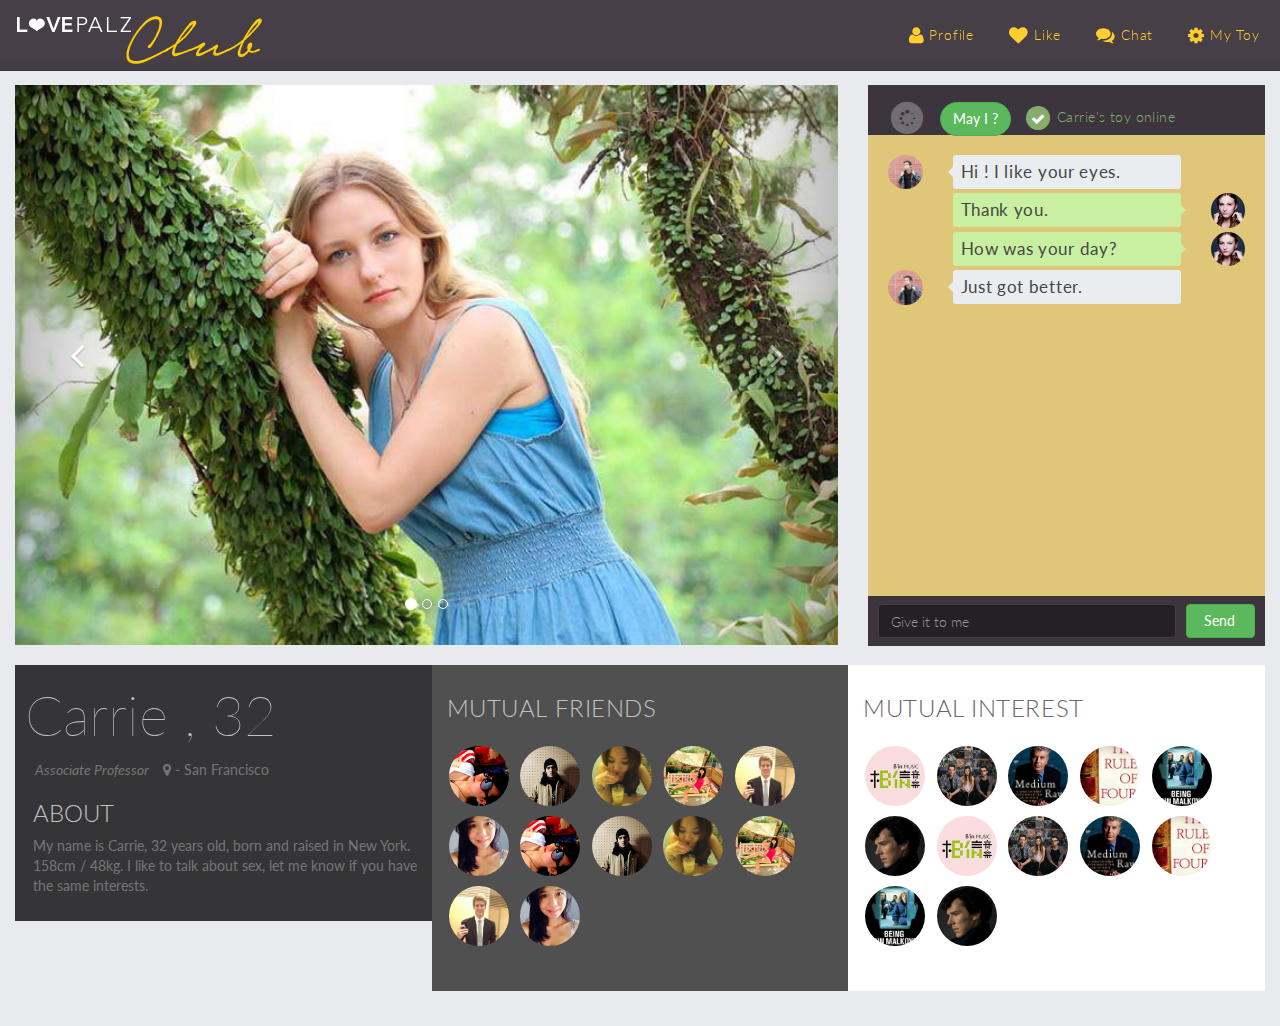
<file: Profile-1024.html>
<!DOCTYPE html>
<html lang="en">
<head>
<meta charset="utf-8">
<meta http-equiv="X-UA-Compatible" content="IE=edge,chrome=1">
<title>Lovepalz Club - Profile</title>
<meta name="viewport" content="width=device-width, initial-scale=1, maximum-scale=1, user-scalable=no">
<meta name="description" content="">
<meta name="keywords" content="">
<script type="text/javascript" src="js/jquery-1.11.1.min.js"></script>
<script src="js/Lion-bootstrap.min.js"></script>
<script src="js/tween/TweenMax.min.js"></script>
<script src="js/masonry.pkgd.min.js"></script>

  <!-- Bootstrap -->
  <link href="css/Lion-bootstrap.min.css" rel="stylesheet">
  <!-- Lion CSS -->
  <link href="css/LPC.home.css" rel="stylesheet">
  <link href="css/LPC.Profile.css" rel="stylesheet">
  <!-- Font -->
  <link rel="stylesheet" href="css/font-awesome.min.css">
  <link rel="stylesheet" href="css/open-iconic-bootstrap.min.css">
  <link href='http://fonts.googleapis.com/css?family=Lato:300,400,900' rel='stylesheet' type='text/css'>
</head>
<body>

<div id="wrapper">

<!-- Profile Sidebar -->
  <div id="sidebar-wrapper">
  <!-- 使用者大頭貼 -->
    <div class="Profile-Img">
      <!-- User Img -->
        <div class="User-ImgWrapper">
          <div class="User-img Girl-B"></div>
        </div>
      <!-- 編輯按鈕 -->
        <div class="Profile-Edit">
          <a href="#">
          <i class="fa fa-pencil-square-o fa-lg"></i>
           Edit
          </a>
        </div>
      <!-- 關閉按鈕 -->
        <div class="Profile-Close">
          <a href="#profile-toggle-Close" id="profile-toggle-Close">
          <i class="fa fa-times-circle fa-2x"></i>
          </a>
        </div>
    </div>
  <!-- 使用者名字 -->
    <div class="User-Name Profile">
      Carrie , 32
    </div>
  <!-- 使用者 ABOUT -->
    <ul class="Profile-About list-unstyled">
      <li><h3>ABOUT</h3></li>
      <li class="About-text">
        <p>
          My name is Carrie, 32 years old, born and raised in New York.
          <br>158cm / 48kg. I like to talk about sex, let me know if you have the same interests.
        </p>
      </li>
    </ul>
  <!-- 使用者想找的關係 -->
    <ul class="Profile-Tag list-inline">
      <li>
        <p>
          Looking for excitement
        </p>
      </li>
      <li>
        <p>
          Looking for relationship
        </p>
      </li>
    </ul>

  </div>
<!-- /#Profile Sidebar -->

<div class="container-fluid">

  <!-- header -->

    <nav class="navbar navbar-default navbar-fixed-top" role="navigation">
      <div class="container-fluid">
      <!-- Brand and toggle get grouped for better mobile display -->
      <div class="navbar-header">
        <button type="button" class="navbar-toggle collapsed" data-toggle="collapse" data-target="#LovePalzClubMenu">
          <span class="sr-only">Toggle navigation</span>
          <span class="icon-bar"></span>
          <span class="icon-bar"></span>
          <span class="icon-bar"></span>
        </button>
          <a class="navbar-brand" href="index.html"><img src="img/Logo.png"></a>
      </div>

      <!-- Collect the nav links, forms, and other content for toggling -->
      <div class="collapse navbar-collapse" id="LovePalzClubMenu">
        <ul class="nav navbar-nav navbar-right">
          <li>
            <a class="nav-profile"  href="#profile-toggle" id="profile-toggle">
              <i class="fa fa-user fa-lg"></i> Profile
            </a>
          </li>
          <li>
            <a class="nav-like" href="#">
              <i class="fa fa-heart fa-lg"></i> Like
            </a>
          </li>
          <li>
            <a class="nav-chat" href="#">
            <i class="fa fa-comments fa-lg"></i> Chat
            </a>
          </li>
          <li>
            <a class="nav-chat" href="#">
            <i class="fa fa-gear fa-lg"></i> My Toy
            </a>
          </li>
        </ul>
      </div><!-- /.navbar-collapse -->
    </div><!-- /.container-fluid -->
  </nav>
</div>


<!-- content -->

<section id="page-content-wrapper" style="background-color: RGBA(233, 234, 237, 1);">

  <div class="row">
  <!-- 簡易幻燈片 可以換套件  -->
    <div class="col-md-8 profile-slide">
      <div id="carousel-example-generic" class="carousel slide" data-ride="carousel">
      <!-- Indicators -->
      <ol class="carousel-indicators">
        <li data-target="#carousel-example-generic" data-slide-to="0" class="active"></li>
        <li data-target="#carousel-example-generic" data-slide-to="1"></li>
        <li data-target="#carousel-example-generic" data-slide-to="2"></li>
      </ol>

      <!-- Wrapper for slides -->
      <div class="carousel-inner">
        <div class="item active">
        <div class="profile-slide-ImgWrapper">
          <div class="profile-slide-Img Girl-A"></div>
        </div>
          <div class="carousel-caption">
          </div>
        </div>
        <div class="item">
          <div class="profile-slide-Img Girl-B"></div>
          <div class="carousel-caption">
          </div>
        </div>
        <div class="item">
          <div class="profile-slide-Img Girl-C"></div>
          <div class="carousel-caption">
          </div>
        </div>
      </div>

      <!-- Controls -->
      <a class="left carousel-control" href="#carousel-example-generic" role="button" data-slide="prev">
        <span><i class="fa fa-angle-left fa-2x slide-Btn-LR"></i></span>
      </a>
      <a class="right carousel-control" href="#carousel-example-generic" role="button" data-slide="next">
        <span><i class="fa fa-angle-right fa-2x slide-Btn-LR"></i></span>
      </a>
    </div>
    </div>

<!-- 聊天視窗 -->
    <div class="col-md-4">

      <div class="profile-Chat-bg">

        <!-- 上方Title -->
        <div class="Chat-title-bg">
        <ul class="list-inline">
          <li>
            <div class="Chat-Video-Btn">
              <a href="#">
                <span class="fa-stack fa-lg">
                  <i class="fa fa-circle fa-stack-2x"></i>
                  <!-- 視訊圖示 -->
                  <!-- <i class="fa fa-video-camera fa-stack-1x video-Icon"></i> -->
                  <!-- 視訊 loading -->
                  <i class="fa fa-spinner fa-spin fa-stack-1x video-Icon"></i>
                </span>
              </a>
            </div>
          </li>
          <li>
            <!-- 連線按鈕 -->
            <div class="Toy-Connection-Btn">
              <button type="MayI" class="btn btn-success">May I ?</button>
            </div>
            <!-- 連線按鈕 結尾 -->
            <!-- 斷開連線按鈕 -->
<!--             <div class="Toy-Connection-Btn">
              <button type="MayI" class="btn btn-danger">Cut it off</button>
            </div> -->
            <!-- 斷開連線按鈕 結尾 -->
          </li>
          <li>
            <!-- 對方產品上線圖示 -->
            <div class="User-Link OnLine">
              <span class="fa-stack">
                <i class="fa fa-circle fa-stack-2x"></i>
                <i class="fa fa-check fa-stack-1x fa-inverse style="margin-top: -3px;""></i>
              </span>
              Carrie's toy online
            </div>
            <!-- 對方產品非上線圖示 -->
            <!-- <div class="User-Link OffLine">
              <span class="fa-stack">
                <i class="fa fa-circle fa-stack-2x"></i>
                <i class="fa fa-times fa-stack-1x fa-inverse" style="margin-top: -2px;"></i>
              </span>
              Carrie's toy offline
            </div> -->
          </li>
        </ul>

        </div><!-- 上方Title結尾 -->

        <!-- 下方對話框 -->
        <div class="Chat-MessageBox-Bg">
          <div class="Chat-MessageBox">
          <!-- 第一條訊息 -->
              <div class="row">
                <div class="col-xs-2">
                  <div class="User-ImgWrapper Chat">
                    <div class="User-img Boy-A"></div>
                  </div>
                </div>
                <div class="col-xs-8">
                  <div class="arrow_box">
                    Hi ! I like your eyes.
                  </div>                  
                </div>
              </div>
          <!-- 第二條訊息 -->
              <div class="row">
                <div class="col-xs-8 col-xs-offset-2">
                  <div class="arrow_box_left">
                    Thank you.
                  </div>                  
                </div>
                <div class="col-xs-2">
                  <div class="User-ImgWrapper Chat">
                    <div class="User-img Girl-B"></div>
                  </div>
                </div>
              </div>
          <!-- 第三條訊息 -->
              <div class="row">
                <div class="col-xs-8 col-xs-offset-2">
                  <div class="arrow_box_left">
                    How was your day?
                  </div>                  
                </div>
                <div class="col-xs-2">
                  <div class="User-ImgWrapper Chat">
                    <div class="User-img Girl-B"></div>
                  </div>
                </div>
              </div>
          <!-- 第四條訊息 -->
              <div class="row">
                <div class="col-xs-2">
                  <div class="User-ImgWrapper Chat">
                    <div class="User-img Boy-A"></div>
                  </div>
                </div>
                <div class="col-xs-8">
                  <div class="arrow_box">
                    Just got better.
                  </div>                  
                </div>
              </div>
          </div> <!-- Chat-MessageBox 結尾 -->

        </div><!-- 對話框結尾 -->

        <!-- USER對話輸入 -->
        <div class="Chat-Input-bg">
          <form role="form">
            <div class="form-group">
              <div class="Chat-text-input">
                <input type="text" class="form-control" placeholder="Give it to me">
              </div>
            </div>
          </form>
          <div class="Chat-Send-Btn">
            <button type="Send" class="btn btn-success">Send</button>
          </div>
        </div><!-- USER對話輸入結尾 -->
      </div>

    </div><!-- 聊天視窗結尾 -->

<!-- 2014-1024 修改 -->
    <div class="col-xs-12" style="padding-top:20px;padding-bottom:20px;">
      <div class="col-md-4" style="background: RGBA(53, 53, 55, 1); padding:10px;height: 100%;">
          <div class="User-Name Details">
          Carrie , 32
          </div>
          <ul class="Profile-About Details list-unstyled">
            <li></li>
            <li style="padding-top:5px;padding-left:10px;">
              <em>Associate Professor</em>
              <div class="User-map-text">
                <i class="fa fa-map-marker"></i> - San Francisco
              </div>
            </li>
            <li><h3>ABOUT</h3></li>
            <li class="About-text Details">
              <p>
              My name is Carrie, 32 years old, born and raised in New York.
              158cm / 48kg. I like to talk about sex, let me know if you have the same interests.
              </p>
            </li>
          </ul>
      </div>
      <div class="col-md-4" style="background: RGBA(80, 80, 80, 1); padding-top:10px; padding-bottom:30px; height: 100%;">
        <div class="User-Friends Details">
          <ul class="list-inline">
            <li><h3>MUTUAL FRIENDS</h3></li>
          </ul>  
          <ul class="list-inline">
            <li class="User-Friends-Wrapper Friends-Img Img-A"></li>
            <li class="User-Friends-Wrapper Friends-Img Img-B"></li>
            <li class="User-Friends-Wrapper Friends-Img Img-C"></li>
            <li class="User-Friends-Wrapper Friends-Img Img-D"></li>
            <li class="User-Friends-Wrapper Friends-Img Img-E"></li>
            <li class="User-Friends-Wrapper Friends-Img Img-F"></li>
            <li class="User-Friends-Wrapper Friends-Img Img-A"></li>
            <li class="User-Friends-Wrapper Friends-Img Img-B"></li>
            <li class="User-Friends-Wrapper Friends-Img Img-C"></li>
            <li class="User-Friends-Wrapper Friends-Img Img-D"></li>
            <li class="User-Friends-Wrapper Friends-Img Img-E"></li>
            <li class="User-Friends-Wrapper Friends-Img Img-F"></li>
          </ul>
        </div> 
      </div>
      <div class="col-md-4" style="background: rgba(255, 255, 255, 1); padding-top:10px; padding-bottom:30px; height: 100%;">
        <div class="User-Like Details">
          <ul class="list-inline">
            <li><h3>MUTUAL INTEREST</h3></li>
          </ul>
          <ul class="list-inline">
            <li class="User-Like-Wrapper Like-Img Img-A"></li>
            <li class="User-Like-Wrapper Like-Img Img-B"></li>
            <li class="User-Like-Wrapper Like-Img Img-C"></li>
            <li class="User-Like-Wrapper Like-Img Img-D"></li>
            <li class="User-Like-Wrapper Like-Img Img-E"></li>
            <li class="User-Like-Wrapper Like-Img Img-F"></li>
            <li class="User-Like-Wrapper Like-Img Img-A"></li>
            <li class="User-Like-Wrapper Like-Img Img-B"></li>
            <li class="User-Like-Wrapper Like-Img Img-C"></li>
            <li class="User-Like-Wrapper Like-Img Img-D"></li>
            <li class="User-Like-Wrapper Like-Img Img-E"></li>
            <li class="User-Like-Wrapper Like-Img Img-F"></li>
          </ul>
        </div>
      </div>
    </div>


  </div><!-- row結尾 -->

</section>

</div>

<!-- /#wrapper -->

<script src="js/LPC.motion.js"></script>

</body>
</html>
</file>
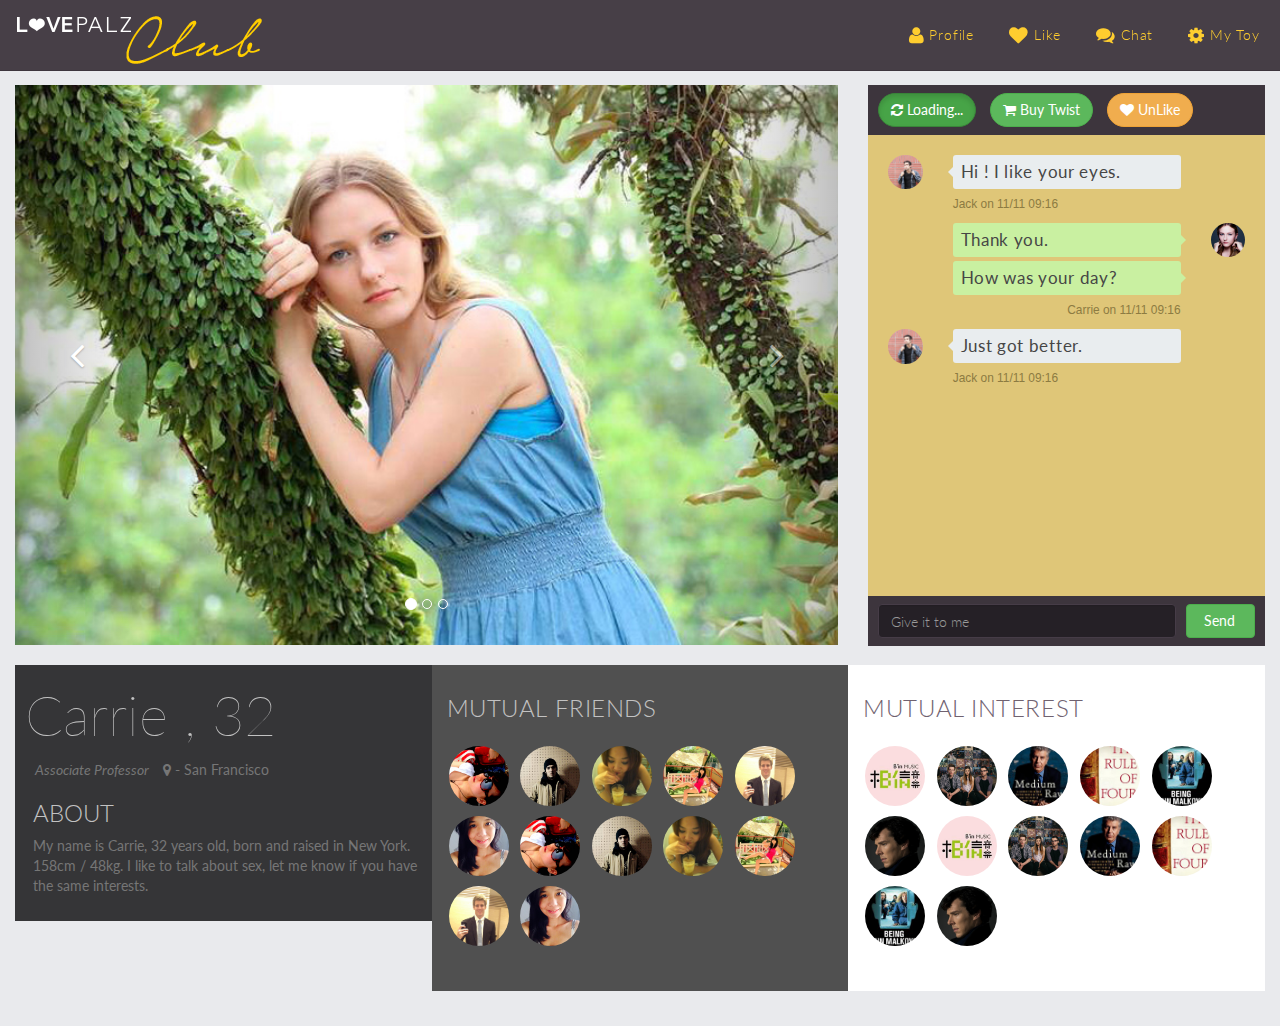
<file: Profile-1112.html>
<!DOCTYPE html>
<html lang="en">
<head>
<meta charset="utf-8">
<meta http-equiv="X-UA-Compatible" content="IE=edge,chrome=1">
<title>Lovepalz Club - Profile</title>
<meta name="viewport" content="width=device-width, initial-scale=1, maximum-scale=1, user-scalable=no">
<meta name="description" content="">
<meta name="keywords" content="">
<script type="text/javascript" src="js/jquery-1.11.1.min.js"></script>
<script src="js/Lion-bootstrap.min.js"></script>
<script src="js/tween/TweenMax.min.js"></script>
<script src="js/masonry.pkgd.min.js"></script>

  <!-- Bootstrap -->
  <link href="css/Lion-bootstrap.min.css" rel="stylesheet">
  <!-- Lion CSS -->
  <link href="css/LPC.home.css" rel="stylesheet">
  <link href="css/LPC.Profile.css" rel="stylesheet">
  <!-- Font -->
  <link rel="stylesheet" href="css/font-awesome.min.css">
  <link rel="stylesheet" href="css/open-iconic-bootstrap.min.css">
  <link href='http://fonts.googleapis.com/css?family=Lato:300,400,900' rel='stylesheet' type='text/css'>
</head>
<body>

<div id="wrapper">

<!-- Profile Sidebar -->
  <div id="sidebar-wrapper">
  <!-- 使用者大頭貼 -->
    <div class="Profile-Img">
      <!-- User Img -->
        <div class="User-ImgWrapper">
          <div class="User-img Girl-B"></div>
        </div>
      <!-- 編輯按鈕 -->
        <div class="Profile-Edit">
          <a href="#">
          <i class="fa fa-pencil-square-o fa-lg"></i>
           Edit
          </a>
        </div>
      <!-- 關閉按鈕 -->
        <div class="Profile-Close">
          <a href="#profile-toggle-Close" id="profile-toggle-Close">
          <i class="fa fa-times-circle fa-2x"></i>
          </a>
        </div>
    </div>
  <!-- 使用者名字 -->
    <div class="User-Name Profile">
      Carrie , 32
    </div>
  <!-- 使用者 ABOUT -->
    <ul class="Profile-About list-unstyled">
      <li><h3>ABOUT</h3></li>
      <li class="About-text">
        <p>
          My name is Carrie, 32 years old, born and raised in New York.
          <br>158cm / 48kg. I like to talk about sex, let me know if you have the same interests.
        </p>
      </li>
    </ul>
  <!-- 使用者想找的關係 -->
    <ul class="Profile-Tag list-inline">
      <li>
        <p>
          Looking for excitement
        </p>
      </li>
      <li>
        <p>
          Looking for relationship
        </p>
      </li>
    </ul>

  </div>
<!-- /#Profile Sidebar -->

<div class="container-fluid">

  <!-- header -->

    <nav class="navbar navbar-default navbar-fixed-top" role="navigation">
      <div class="container-fluid">
      <!-- Brand and toggle get grouped for better mobile display -->
      <div class="navbar-header">
        <button type="button" class="navbar-toggle collapsed" data-toggle="collapse" data-target="#LovePalzClubMenu">
          <span class="sr-only">Toggle navigation</span>
          <span class="icon-bar"></span>
          <span class="icon-bar"></span>
          <span class="icon-bar"></span>
        </button>
          <a class="navbar-brand" href="index.html"><img src="img/Logo.png"></a>
      </div>

      <!-- Collect the nav links, forms, and other content for toggling -->
      <div class="collapse navbar-collapse" id="LovePalzClubMenu">
        <ul class="nav navbar-nav navbar-right">
          <li>
            <a class="nav-profile"  href="#profile-toggle" id="profile-toggle">
              <i class="fa fa-user fa-lg"></i> Profile
            </a>
          </li>
          <li>
            <a class="nav-like" href="#">
              <i class="fa fa-heart fa-lg"></i> Like
            </a>
          </li>
          <li>
            <a class="nav-chat" href="#">
            <i class="fa fa-comments fa-lg"></i> Chat
            </a>
          </li>
          <li>
            <a class="nav-chat" href="#">
            <i class="fa fa-gear fa-lg"></i> My Toy
            </a>
          </li>
        </ul>
      </div><!-- /.navbar-collapse -->
    </div><!-- /.container-fluid -->
  </nav>
</div>


<!-- content -->

<section id="page-content-wrapper" style="background-color: RGBA(233, 234, 237, 1);">

  <div class="row">
  <!-- 簡易幻燈片 可以換套件  -->
    <div class="col-md-8 profile-slide">
      <div id="carousel-example-generic" class="carousel slide" data-ride="carousel">
      <!-- Indicators -->
      <ol class="carousel-indicators">
        <li data-target="#carousel-example-generic" data-slide-to="0" class="active"></li>
        <li data-target="#carousel-example-generic" data-slide-to="1"></li>
        <li data-target="#carousel-example-generic" data-slide-to="2"></li>
      </ol>

      <!-- Wrapper for slides -->
      <div class="carousel-inner">
        <div class="item active">
        <div class="profile-slide-ImgWrapper">
          <div class="profile-slide-Img Girl-A"></div>
        </div>
          <div class="carousel-caption">
          </div>
        </div>
        <div class="item">
          <div class="profile-slide-Img Girl-B"></div>
          <div class="carousel-caption">
          </div>
        </div>
        <div class="item">
          <div class="profile-slide-Img Girl-C"></div>
          <div class="carousel-caption">
          </div>
        </div>
      </div>

      <!-- Controls -->
      <a class="left carousel-control" href="#carousel-example-generic" role="button" data-slide="prev">
        <span><i class="fa fa-angle-left fa-2x slide-Btn-LR"></i></span>
      </a>
      <a class="right carousel-control" href="#carousel-example-generic" role="button" data-slide="next">
        <span><i class="fa fa-angle-right fa-2x slide-Btn-LR"></i></span>
      </a>
    </div>
    </div>

<!-- 聊天視窗 -->
    <div class="col-md-4">

      <div class="profile-Chat-bg">

        <!-- 上方Title -->
        <div class="Chat-title-bg">
        <ul class="list-inline">
          <li>
            <!-- 視訊啟動 -->
            <!-- <div class="Camera-Connection-Btn">
              <button type="Webcame" class="btn btn-success">
               <i class="fa fa-video-camera"></i> Webcame
              </button>
            </div> -->
            <!-- 視訊啟動結尾 -->

            <!-- 視訊未啟動 -->
            <!-- <div class="Camera-Connection-Btn">
              <button type="Webcame" class="btn btn-success" disabled="disabled">
               <i class="fa fa-video-camera"></i> Webcame
              </button>
            </div> -->
            <!-- 視訊未啟動結尾 -->

            <!-- 視訊連線中 -->
            <div class="Camera-Connection-Btn">
              <button type="Webcame" class="btn btn-success active">
               <i class="fa fa-refresh fa-spin"></i> Loading...
              </button>
            </div>
            <!-- 視訊連線中結尾 -->

            <!-- 斷開視訊 -->
            <!-- <div class="Camera-Connection-Btn">
              <button type="Webcame" class="btn btn-danger">
               <i class="fa fa-video-camera"></i> Clase
              </button>
            </div> -->
            <!-- 斷開視訊結尾 -->
          </li>
          <li>
            <!-- 連線按鈕 -->
            <!-- <div class="Toy-Connection-Btn">
              <button type="MayI" class="btn btn-success">May I ?</button>
            </div> -->
            <!-- 連線按鈕 結尾 -->

            <!-- 連線中按鈕 -->
            <!-- <div class="Toy-Connection-Btn">
              <button type="MayI" class="btn btn-success active"><i class="fa fa-cog fa-spin"></i> Connection</button>
            </div> -->
            <!-- 連線中按鈕 結尾 -->

            <!-- 無法連線 -->
            <!-- <div class="Toy-Connection-Btn">
              <button type="MayI" class="btn btn-success" disabled="disabled">May I ?</button>
            </div> -->
            <!-- 連線 結尾 -->

            <!-- 使用者沒有產品 -->
            <div class="Toy-Connection-Btn">
              <button type="MayI" class="btn btn-success"><i class="fa fa-shopping-cart"></i> Buy Twist</button>
            </div>
            <!-- 使用者沒有產品 結尾 -->

            <!-- 斷開連線按鈕 -->
            <!-- <div class="Toy-Connection-Btn">
              <button type="MayI" class="btn btn-danger"><i class="fa fa-chain-broken"></i> Cut it off</button>
            </div> -->
            <!-- 斷開連線按鈕 結尾 -->
          </li>
          <li>
            <!-- 喜歡 -->
            <div class="Chat-User-Like">
              <button type="Webcame" class="btn btn-warning">
               <i class="fa fa-heart"></i> UnLike
              </button>
            </div>
            <!-- 未喜歡 -->
            <!-- <div class="Chat-User-Like">
              <button type="Webcame" class="btn btn-default">
               <i class="fa fa-heart-o"></i> Like
              </button>
            </div> -->
          </li>
        </ul>

        </div><!-- 上方Title結尾 -->

        <!-- 下方對話框 -->
        <div class="Chat-MessageBox-Bg">
          <div class="Chat-MessageBox">
          <!-- 第一條訊息 -->
              <div class="row">
                <div class="col-xs-2">
                  <div class="User-ImgWrapper Chat">
                    <div class="User-img Boy-A"></div>
                  </div>
                </div>
                <div class="col-xs-8">
                  <div class="arrow_box">
                    Hi ! I like your eyes.
                  </div>
                   <!-- 11/12 add -->
                  <div>
                    <p><small style="color:#8C7B42;">Jack on 11/11 09:16</small></p>
                  </div>

                </div>
              </div>
          <!-- 第二條訊息 -->
              <div class="row">
                <div class="col-xs-8 col-xs-offset-2">
                  <div class="arrow_box_left">
                    Thank you.
                  </div>                
                </div>
                <div class="col-xs-2">
                  <div class="User-ImgWrapper Chat">
                    <div class="User-img Girl-B"></div>
                  </div>
                </div>
              </div>
          <!-- 第三條訊息 -->
              <div class="row">
                <div class="col-xs-8 col-xs-offset-2">
                  <div class="arrow_box_left">
                    How was your day?
                  </div>
                  <!-- 11/12 add -->
                  <div>
                    <p class="text-right"><small style="color:#8C7B42;">Carrie on 11/11 09:16</small></p>
                  </div>                    
                </div>
                <div class="col-xs-2">
                  <!-- <div class="User-ImgWrapper Chat">
                    <div class="User-img Girl-B"></div>
                  </div> -->
                </div>
              </div>
          <!-- 第四條訊息 -->
              <div class="row">
                <div class="col-xs-2">
                  <div class="User-ImgWrapper Chat">
                    <div class="User-img Boy-A"></div>
                  </div>
                </div>
                <div class="col-xs-8">
                  <div class="arrow_box">
                    Just got better.
                  </div>
                  <!-- 11/12 add -->
                  <div>
                    <p><small style="color:#8C7B42;">Jack on 11/11 09:16</small></p>
                  </div>                  
                </div>
              </div>
          </div> <!-- Chat-MessageBox 結尾 -->

        </div><!-- 對話框結尾 -->

        <!-- USER對話輸入 -->
        <div class="Chat-Input-bg">
          <form role="form">
            <div class="form-group">
              <div class="Chat-text-input">
                <input type="text" class="form-control" placeholder="Give it to me">
              </div>
            </div>
          </form>
          <div class="Chat-Send-Btn">
            <button type="Send" class="btn btn-success">Send</button>
          </div>
        </div><!-- USER對話輸入結尾 -->
      </div>

    </div><!-- 聊天視窗結尾 -->

<!-- 2014-1024 修改 -->
    <div class="col-xs-12" style="padding-top:20px;padding-bottom:20px;">
      <div class="col-md-4" style="background: RGBA(53, 53, 55, 1); padding:10px;height: 100%;">
          <div class="User-Name Details">
          Carrie , 32
          </div>
          <ul class="Profile-About Details list-unstyled">
            <li></li>
            <li style="padding-top:5px;padding-left:10px;">
              <em>Associate Professor</em>
              <div class="User-map-text">
                <i class="fa fa-map-marker"></i> - San Francisco
              </div>
            </li>
            <li><h3>ABOUT</h3></li>
            <li class="About-text Details">
              <p>
              My name is Carrie, 32 years old, born and raised in New York.
              158cm / 48kg. I like to talk about sex, let me know if you have the same interests.
              </p>
            </li>
          </ul>
      </div>
      <div class="col-md-4" style="background: RGBA(80, 80, 80, 1); padding-top:10px; padding-bottom:30px; height: 100%;">
        <div class="User-Friends Details">
          <ul class="list-inline">
            <li><h3>MUTUAL FRIENDS</h3></li>
          </ul>  
          <ul class="list-inline">
            <li class="User-Friends-Wrapper Friends-Img Img-A"></li>
            <li class="User-Friends-Wrapper Friends-Img Img-B"></li>
            <li class="User-Friends-Wrapper Friends-Img Img-C"></li>
            <li class="User-Friends-Wrapper Friends-Img Img-D"></li>
            <li class="User-Friends-Wrapper Friends-Img Img-E"></li>
            <li class="User-Friends-Wrapper Friends-Img Img-F"></li>
            <li class="User-Friends-Wrapper Friends-Img Img-A"></li>
            <li class="User-Friends-Wrapper Friends-Img Img-B"></li>
            <li class="User-Friends-Wrapper Friends-Img Img-C"></li>
            <li class="User-Friends-Wrapper Friends-Img Img-D"></li>
            <li class="User-Friends-Wrapper Friends-Img Img-E"></li>
            <li class="User-Friends-Wrapper Friends-Img Img-F"></li>
          </ul>
        </div> 
      </div>
      <div class="col-md-4" style="background: rgba(255, 255, 255, 1); padding-top:10px; padding-bottom:30px; height: 100%;">
        <div class="User-Like Details">
          <ul class="list-inline">
            <li><h3>MUTUAL INTEREST</h3></li>
          </ul>
          <ul class="list-inline">
            <li class="User-Like-Wrapper Like-Img Img-A"></li>
            <li class="User-Like-Wrapper Like-Img Img-B"></li>
            <li class="User-Like-Wrapper Like-Img Img-C"></li>
            <li class="User-Like-Wrapper Like-Img Img-D"></li>
            <li class="User-Like-Wrapper Like-Img Img-E"></li>
            <li class="User-Like-Wrapper Like-Img Img-F"></li>
            <li class="User-Like-Wrapper Like-Img Img-A"></li>
            <li class="User-Like-Wrapper Like-Img Img-B"></li>
            <li class="User-Like-Wrapper Like-Img Img-C"></li>
            <li class="User-Like-Wrapper Like-Img Img-D"></li>
            <li class="User-Like-Wrapper Like-Img Img-E"></li>
            <li class="User-Like-Wrapper Like-Img Img-F"></li>
          </ul>
        </div>
      </div>
    </div>


  </div><!-- row結尾 -->

</section>

</div>

<!-- /#wrapper -->

<script src="js/LPC.motion.js"></script>

</body>
</html>
</file>
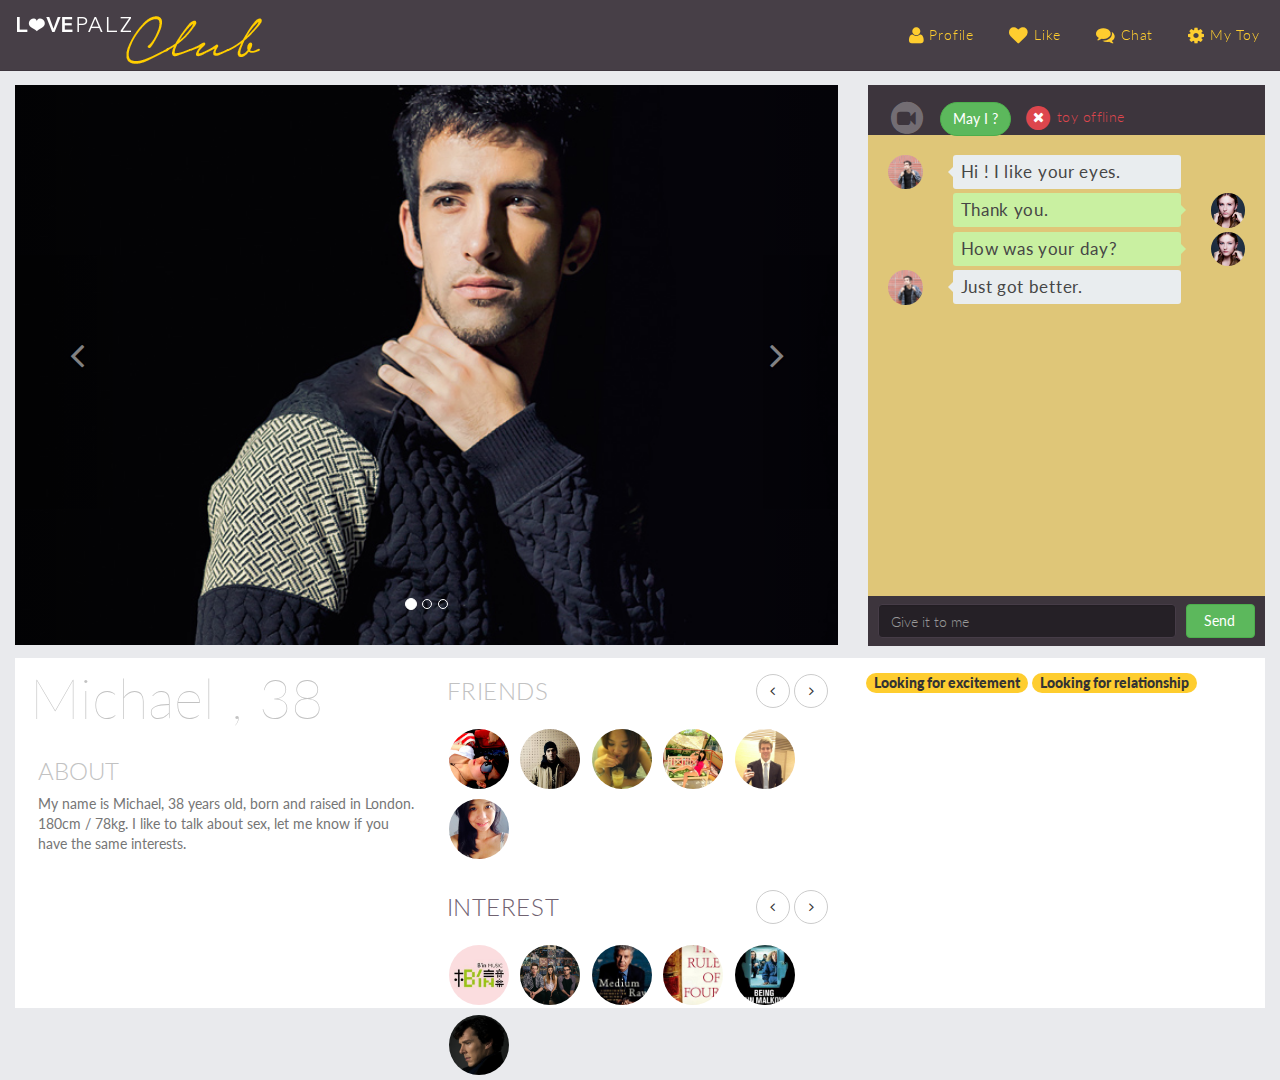
<file: Profile-Boy.html>
<!DOCTYPE html>
<html lang="en">
<head>
<meta charset="utf-8">
<meta http-equiv="X-UA-Compatible" content="IE=edge,chrome=1">
<title>Lovepalz Club - Profile</title>
<meta name="viewport" content="width=device-width, initial-scale=1, maximum-scale=1, user-scalable=no">
<meta name="description" content="">
<meta name="keywords" content="">
<script type="text/javascript" src="js/jquery-1.11.1.min.js"></script>
<script src="js/Lion-bootstrap.min.js"></script>
<script src="js/tween/TweenMax.min.js"></script>
<script src="js/masonry.pkgd.min.js"></script>

  <!-- Bootstrap -->
  <link href="css/Lion-bootstrap.min.css" rel="stylesheet">
  <!-- Lion CSS -->
  <link href="css/LPC.home.css" rel="stylesheet">
  <link href="css/LPC.Profile.css" rel="stylesheet">
  <!-- Font -->
  <link rel="stylesheet" href="css/font-awesome.min.css">
  <link rel="stylesheet" href="css/open-iconic-bootstrap.min.css">
  <link href='http://fonts.googleapis.com/css?family=Lato:300,400,900' rel='stylesheet' type='text/css'>
</head>
<body>

<div id="wrapper">

<!-- Profile Sidebar -->
  <div id="sidebar-wrapper">
  <!-- 使用者大頭貼 -->
    <div class="Profile-Img">
      <!-- User Img -->
        <div class="User-ImgWrapper">
          <div class="User-img Girl-B"></div>
        </div>
      <!-- 編輯按鈕 -->
        <div class="Profile-Edit">
          <a href="#">
          <i class="fa fa-pencil-square-o fa-lg"></i>
           Edit
          </a>
        </div>
      <!-- 關閉按鈕 -->
        <div class="Profile-Close">
          <a href="#profile-toggle-Close" id="profile-toggle-Close">
          <i class="fa fa-times-circle fa-2x"></i>
          </a>
        </div>
    </div>
  <!-- 使用者名字 -->
    <div class="User-Name Profile">
      Michael , 38
    </div>
  <!-- 使用者 ABOUT -->
    <ul class="Profile-About list-unstyled">
      <li><h3>ABOUT</h3></li>
      <li class="About-text">
        <p>
          My name is Michael, 38 years old, born and raised in London.
          <br>180cm / 78kg. I like to talk about sex, let me know if you have the same interests.
        </p>
      </li>
    </ul>
  <!-- 使用者想找的關係 -->
    <ul class="Profile-Tag list-inline">
      <li>
        <p>
          Looking for excitement
        </p>
      </li>
      <li>
        <p>
          Looking for relationship
        </p>
      </li>
    </ul>

  </div>
<!-- /#Profile Sidebar -->

<div class="container-fluid">

  <!-- header -->

    <nav class="navbar navbar-default navbar-fixed-top" role="navigation">
      <div class="container-fluid">
      <!-- Brand and toggle get grouped for better mobile display -->
      <div class="navbar-header">
        <button type="button" class="navbar-toggle collapsed" data-toggle="collapse" data-target="#LovePalzClubMenu">
          <span class="sr-only">Toggle navigation</span>
          <span class="icon-bar"></span>
          <span class="icon-bar"></span>
          <span class="icon-bar"></span>
        </button>
          <a class="navbar-brand" href="index.html"><img src="img/Logo.png"></a>
      </div>

      <!-- Collect the nav links, forms, and other content for toggling -->
      <div class="collapse navbar-collapse" id="LovePalzClubMenu">
        <ul class="nav navbar-nav navbar-right">
          <li>
            <a class="nav-profile"  href="#profile-toggle" id="profile-toggle">
              <i class="fa fa-user fa-lg"></i> Profile
            </a>
          </li>
          <li>
            <a class="nav-like" href="#">
              <i class="fa fa-heart fa-lg"></i> Like
            </a>
          </li>
          <li>
            <a class="nav-chat" href="#">
            <i class="fa fa-comments fa-lg"></i> Chat
            </a>
          </li>
          <li>
            <a class="nav-chat" href="#">
            <i class="fa fa-gear fa-lg"></i> My Toy
            </a>
          </li>
        </ul>
      </div><!-- /.navbar-collapse -->
    </div><!-- /.container-fluid -->
  </nav>
</div>


<!-- content -->

<section id="page-content-wrapper" style="background-color: RGBA(233, 234, 237, 1);">

  <div class="row">
  <!-- 簡易幻燈片 可以換套件  -->
    <div class="col-md-8 profile-slide">
      <div id="carousel-example-generic" class="carousel slide" data-ride="carousel">
      <!-- Indicators -->
      <ol class="carousel-indicators">
        <li data-target="#carousel-example-generic" data-slide-to="0" class="active"></li>
        <li data-target="#carousel-example-generic" data-slide-to="1"></li>
        <li data-target="#carousel-example-generic" data-slide-to="2"></li>
      </ol>

      <!-- Wrapper for slides -->
      <div class="carousel-inner">
        <div class="item active">
        <div class="profile-slide-ImgWrapper">
          <div class="profile-slide-Img Boy-A"></div>
        </div>
          <div class="carousel-caption">
          </div>
        </div>
        <div class="item">
          <div class="profile-slide-Img Boy-B"></div>
          <div class="carousel-caption">
          </div>
        </div>
        <div class="item">
          <div class="profile-slide-Img Boy-C"></div>
          <div class="carousel-caption">
          </div>
        </div>
      </div>

      <!-- Controls -->
      <a class="left carousel-control" href="#carousel-example-generic" role="button" data-slide="prev">
        <span><i class="fa fa-angle-left fa-2x slide-Btn-LR"></i></span>
      </a>
      <a class="right carousel-control" href="#carousel-example-generic" role="button" data-slide="next">
        <span><i class="fa fa-angle-right fa-2x slide-Btn-LR"></i></span>
      </a>
    </div>
    </div>

<!-- 聊天視窗 -->
    <div class="col-md-4">

      <div class="profile-Chat-bg">

        <!-- 上方Title -->
        <div class="Chat-title-bg">
        <ul class="list-inline">
          <li>
            <div class="Chat-Video-Btn">
              <a href="#">
                <span class="fa-stack fa-lg">
                  <i class="fa fa-circle fa-stack-2x"></i>
                  <i class="fa fa-video-camera fa-stack-1x video-Icon"></i>
                </span>
              </a>
            </div>
          </li>
          <li>
            <!-- 連線按鈕 -->
            <div class="Toy-Connection-Btn">
              <button type="MayI" class="btn btn-success">May I ?</button>
            </div>
            <!-- 連線按鈕 結尾 -->
            <!-- 斷開連線按鈕 -->
<!--             <div class="Toy-Connection-Btn">
              <button type="MayI" class="btn btn-danger">Cut it off</button>
            </div> -->
            <!-- 斷開連線按鈕 結尾 -->
          </li>
          <li>
            <!-- 對方產品上線圖示 -->
            <!-- <div class="User-Link OnLine">
              <span class="fa-stack">
                <i class="fa fa-circle fa-stack-2x"></i>
                <i class="fa fa-check fa-stack-1x fa-inverse"></i>
              </span>
              toy online
            </div> -->
            <!-- 對方產品非上線圖示 -->
            <div class="User-Link OffLine">
              <span class="fa-stack">
                <i class="fa fa-circle fa-stack-2x"></i>
                <i class="fa fa-times fa-stack-1x fa-inverse" style="margin-top: -2px;"></i>
              </span>
              toy offline
            </div>
          </li>
        </ul>

        </div><!-- 上方Title結尾 -->

        <!-- 下方對話框 -->
        <div class="Chat-MessageBox-Bg">
          <div class="Chat-MessageBox">
          <!-- 第一條訊息 -->
              <div class="row">
                <div class="col-xs-2">
                  <div class="User-ImgWrapper Chat">
                    <div class="User-img Boy-A"></div>
                  </div>
                </div>
                <div class="col-xs-8">
                  <div class="arrow_box">
                    Hi ! I like your eyes.
                  </div>                  
                </div>
              </div>
          <!-- 第二條訊息 -->
              <div class="row">
                <div class="col-xs-8 col-xs-offset-2">
                  <div class="arrow_box_left">
                    Thank you.
                  </div>                  
                </div>
                <div class="col-xs-2">
                  <div class="User-ImgWrapper Chat">
                    <div class="User-img Girl-B"></div>
                  </div>
                </div>
              </div>
          <!-- 第三條訊息 -->
              <div class="row">
                <div class="col-xs-8 col-xs-offset-2">
                  <div class="arrow_box_left">
                    How was your day?
                  </div>                  
                </div>
                <div class="col-xs-2">
                  <div class="User-ImgWrapper Chat">
                    <div class="User-img Girl-B"></div>
                  </div>
                </div>
              </div>
          <!-- 第四條訊息 -->
              <div class="row">
                <div class="col-xs-2">
                  <div class="User-ImgWrapper Chat">
                    <div class="User-img Boy-A"></div>
                  </div>
                </div>
                <div class="col-xs-8">
                  <div class="arrow_box">
                    Just got better.
                  </div>                  
                </div>
              </div>
          </div> <!-- Chat-MessageBox 結尾 -->

        </div><!-- 對話框結尾 -->

        <!-- USER對話輸入 -->
        <div class="Chat-Input-bg">
          <form role="form">
            <div class="form-group">
              <div class="Chat-text-input">
                <input type="text" class="form-control" placeholder="Give it to me">
              </div>
            </div>
          </form>
          <div class="Chat-Send-Btn">
            <button type="Send" class="btn btn-success">Send</button>
          </div>
        </div><!-- USER對話輸入結尾 -->
      </div>

    </div><!-- 聊天視窗結尾 -->
    <!-- 使用者基本資訊 -->
    <div class="col-xs-12">
    <div class="col-md-4 Details-Wrapper">
      <div class="User-Name Details">
      Michael , 38
      </div>
      <ul class="Profile-About Details list-unstyled">
        <li><h3>ABOUT</h3></li>
        <li class="About-text Details">
          <p>
          My name is Michael, 38 years old, born and raised in London.
          <br>180cm / 78kg. I like to talk about sex, let me know if you have the same interests.
          </p>
        </li>
      </ul>     
    </div><!-- 使用者基本資訊結尾 -->
    <!-- 使用者共同朋友和興趣 -->
    <div class="col-md-4 Details-Wrapper">
      <div class="User-Friends Details">
        <ul class="list-inline">
          <li><h3>FRIENDS</h3></li>
          <li class="User-Btn-Wrapper">
            <div class="User-Next-Btn">
              <button type="button" class="btn btn-default"><i class="fa fa-angle-left"></i></button>
              <button type="button" class="btn btn-default"><i class="fa fa-angle-right"></i></button>
            </div>
          </li>
        </ul>  
        <ul class="list-inline">
          <li class="User-Friends-Wrapper Friends-Img Img-A"></li>
          <li class="User-Friends-Wrapper Friends-Img Img-B"></li>
          <li class="User-Friends-Wrapper Friends-Img Img-C"></li>
          <li class="User-Friends-Wrapper Friends-Img Img-D"></li>
          <li class="User-Friends-Wrapper Friends-Img Img-E"></li>
          <li class="User-Friends-Wrapper Friends-Img Img-F"></li>
        </ul>
      </div>
      <div class="User-Like Details">
        <ul class="list-inline">
          <li><h3>INTEREST</h3></li>
          <li class="User-Btn-Wrapper">
            <div class="User-Next-Btn">
              <button type="button" class="btn btn-default"><i class="fa fa-angle-left"></i></button>
              <button type="button" class="btn btn-default"><i class="fa fa-angle-right"></i></button>
            </div>
          </li>
        </ul>
        <ul class="list-inline">
          <li class="User-Like-Wrapper Like-Img Img-A"></li>
          <li class="User-Like-Wrapper Like-Img Img-B"></li>
          <li class="User-Like-Wrapper Like-Img Img-C"></li>
          <li class="User-Like-Wrapper Like-Img Img-D"></li>
          <li class="User-Like-Wrapper Like-Img Img-E"></li>
          <li class="User-Like-Wrapper Like-Img Img-F"></li>
        </ul>
      </div>
    </div><!-- 使用者共同朋友和興趣 -->
    <!-- 使用者尋找關係 -->
    <div class="col-md-4 Details-Wrapper">
      <div class="User-Tag-Details-bg">
        <!-- 使用者想找的關係 -->
        <ul class="Profile-Tag Details list-inline">
          <li>
            <p>
              Looking for excitement
            </p>
          </li>
          <li>
            <p>
              Looking for relationship
            </p>
          </li>
        </ul>
      </div>
    </div><!-- 使用者尋找關係結尾 -->
  </div>
  </div><!-- row結尾 -->

</section>

</div>

<!-- /#wrapper -->

<script src="js/LPC.motion.js"></script>

</body>
</html>
</file>
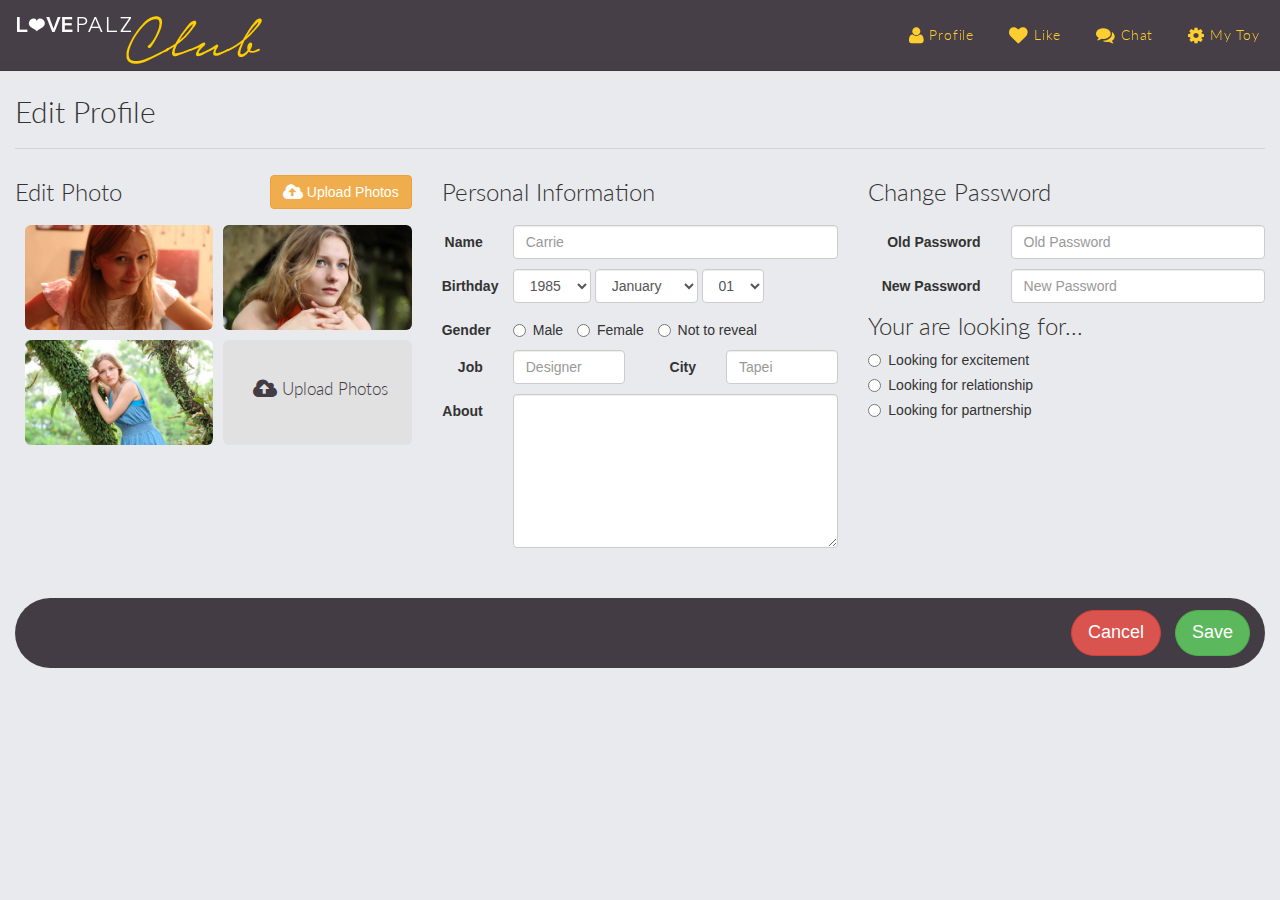
<file: Profile-Edit.html>
<!DOCTYPE html>
<html lang="en">
<head>
<meta charset="utf-8">
<meta http-equiv="X-UA-Compatible" content="IE=edge,chrome=1">
<title>Lovepalz Club - Profile</title>
<meta name="viewport" content="width=device-width, initial-scale=1, maximum-scale=1, user-scalable=no">
<meta name="description" content="">
<meta name="keywords" content="">
<script type="text/javascript" src="js/jquery-1.11.1.min.js"></script>
<script src="js/Lion-bootstrap.min.js"></script>
<script src="js/tween/TweenMax.min.js"></script>
<script src="js/masonry.pkgd.min.js"></script>

  <!-- Bootstrap -->
  <link href="css/Lion-bootstrap.min.css" rel="stylesheet">
  <!-- Lion CSS -->
  <link href="css/LPC.home.css" rel="stylesheet">
  <link href="css/LPC.Profile.css" rel="stylesheet">
  <!-- Font -->
  <link rel="stylesheet" href="css/font-awesome.min.css">
  <link rel="stylesheet" href="css/open-iconic-bootstrap.min.css">
  <link href='http://fonts.googleapis.com/css?family=Lato:300,400,900' rel='stylesheet' type='text/css'>
</head>
<body>

<div id="wrapper">

<!-- Profile Sidebar -->
  <div id="sidebar-wrapper">
  <!-- 使用者大頭貼 -->
    <div class="Profile-Img">
      <!-- User Img -->
        <div class="User-ImgWrapper">
          <div class="User-img Girl-B"></div>
        </div>
      <!-- 編輯按鈕 -->
        <div class="Profile-Edit">
          <a href="#">
          <i class="fa fa-pencil-square-o fa-lg"></i>
           Edit
          </a>
        </div>
      <!-- 關閉按鈕 -->
        <div class="Profile-Close">
          <a href="#profile-toggle-Close" id="profile-toggle-Close">
          <i class="fa fa-times-circle fa-2x"></i>
          </a>
        </div>
    </div>
  <!-- 使用者名字 -->
    <div class="User-Name Profile">
      Carrie , 32
    </div>
  <!-- 使用者 ABOUT -->
    <ul class="Profile-About list-unstyled">
      <li><h3>ABOUT</h3></li>
      <li class="About-text">
        <p>
          My name is Carrie, 32 years old, born and raised in New York.
          <br>158cm / 48kg. I like to talk about sex, let me know if you have the same interests.
        </p>
      </li>
    </ul>
  <!-- 使用者想找的關係 -->
    <ul class="Profile-Tag list-inline">
      <li>
        <p>
          Looking for excitement
        </p>
      </li>
      <li>
        <p>
          Looking for relationship
        </p>
      </li>
    </ul>

  </div>
<!-- /#Profile Sidebar -->

<div class="container-fluid">

  <!-- header -->

    <nav class="navbar navbar-default navbar-fixed-top" role="navigation">
      <div class="container-fluid">
      <!-- Brand and toggle get grouped for better mobile display -->
      <div class="navbar-header">
        <button type="button" class="navbar-toggle collapsed" data-toggle="collapse" data-target="#LovePalzClubMenu">
          <span class="sr-only">Toggle navigation</span>
          <span class="icon-bar"></span>
          <span class="icon-bar"></span>
          <span class="icon-bar"></span>
        </button>
          <a class="navbar-brand" href="index.html"><img src="img/Logo.png"></a>
      </div>

      <!-- Collect the nav links, forms, and other content for toggling -->
      <div class="collapse navbar-collapse" id="LovePalzClubMenu">
        <ul class="nav navbar-nav navbar-right">
          <li>
            <a class="nav-profile"  href="#profile-toggle" id="profile-toggle">
              <i class="fa fa-user fa-lg"></i> Profile
            </a>
          </li>
          <li>
            <a class="nav-like" href="#">
              <i class="fa fa-heart fa-lg"></i> Like
            </a>
          </li>
          <li>
            <a class="nav-chat" href="#">
            <i class="fa fa-comments fa-lg"></i> Chat
            </a>
          </li>
          <li>
            <a class="nav-chat" href="#">
            <i class="fa fa-gear fa-lg"></i> My Toy
            </a>
          </li>
        </ul>
      </div><!-- /.navbar-collapse -->
    </div><!-- /.container-fluid -->
  </nav>
</div>


<!-- content -->

<section id="page-content-wrapper" style="background-color: RGBA(233, 234, 237, 1);">

<div class="row">
<div class="col-md-12">
    <h2 class="Edit-Page-Title">Edit Profile</h2>
    <div class="User-Line"></div>
</div>
<!-- 編輯圖片 -->
  <div class="col-md-4">
    <div><h3 class="Edit-User-pic-Title">Edit Photo</h3></div>
    <div class="UploadPhoto-Btn">
      <a class="btn btn-warning" href="#">
      <i class="fa fa-cloud-upload fa-lg"></i> Upload Photos</a>
    </div>
    <ul class="Edit-User-pic list-unstyled">
      <li class="col-md-6"><img src="img/IMG_01.jpg" alt="#" class="img-rounded"></li>
      <li class="col-md-6"><img src="img/IMG_02.jpg" alt="#" class="img-rounded"></li>
      <li class="col-md-6"><img src="img/IMG_03.jpg" alt="#" class="img-rounded"></li>
      <li class="col-md-6">
        <a href="#" class="Edit-Img-add">
          <i class="fa fa-lg fa-cloud-upload"></i> Upload Photos
        </a>
        <img src="img/Upload-Photos-bg.jpg" alt="#" class="img-rounded">
      </li>
    </ul>
  </div>

  <div class="col-md-4">
    <div><h3 class="Edit-User-pic-Title">Personal Information</h3></div>
<!-- 使用者名稱 -->
      <form class="form-horizontal" role="form">
        <div class="form-group form-group-edit">
          <label for="inputName" class="col-sm-2 control-label">Name</label>
          <div class="col-sm-10">
            <input type="text" class="form-control" id="Name-input" placeholder="Carrie">
          </div>
        </div>
<!-- 使用者生日 -->
        <div class="form-group form-group-edit">
          <label for="inputName" class="col-sm-2 control-label">Birthday</label>
          <div class="col-sm-10 form-inline">
            <select class="form-control">
              <option>1985</option>
              <option>1986</option>
            </select>
            <select class="form-control">
              <option>January</option>
              <option>February</option>
            </select>
            <select class="form-control">
              <option>01</option>
              <option>02</option>
            </select>
          </div>
        </div>
<!-- 使用者性別 -->
      <div class="form-group form-group-edit">
        <label for="inputName" class="col-sm-2 control-label">Gender</label>
        <div class="col-sm-10 Edit-gender">
          <label class="radio-inline">
            <input type="radio" name="inlineRadioOptions" id="inlineRadio1" value="option1">
             Male
          </label>
          <label class="radio-inline">
            <input type="radio" name="inlineRadioOptions" id="inlineRadio2" value="option2">
             Female
          </label>
          <label class="radio-inline">
            <input type="radio" name="inlineRadioOptions" id="inlineRadio2" value="option3">
             Not to reveal
          </label>
        </div>
      </div>
<!-- 使用者職業和地點 -->
      <div class="form-group form-group-edit">
        <label for="inputName" class="col-sm-2 control-label">Job</label>
        <div class="col-sm-4">
        <input type="text" class="form-control" id="Name-input" placeholder="Designer">
        </div>
        <label for="inputName" class="col-sm-2 control-label">City</label>
        <div class="col-sm-4">
        <input type="text" class="form-control" id="Name-input" placeholder="Tapei">
        </div>
      </div>
<!-- 使用者關於 -->
        <div class="form-group form-group-edit">
          <label for="inputName" class="col-sm-2 control-label">About</label>
          <div class="col-sm-10">
            <textarea class="form-control" rows="7" style="max-width:100%;"></textarea>
          </div>
        </div>
      </form>

  </div>
  <div class="col-md-4">
  <!-- 編輯密碼 -->
    <div><h3 class="Edit-User-pic-Title">Change Password</h3></div>
    <form class="form-horizontal" role="form">
      <div class="form-group form-group-edit">
        <label for="inputName" class="col-sm-4 control-label">Old Password</label>
          <div class="col-sm-8">
            <input type="password" class="form-control" id="inputPassword3" placeholder="Old Password">
          </div>
      </div>
      <div class="form-group form-group-edit">
        <label for="inputName" class="col-sm-4 control-label">New Password</label>
          <div class="col-sm-8">
            <input type="password" class="form-control" id="inputPassword3" placeholder="New Password">
          </div>
      </div>
    </form>

  <!-- 使用者尋找的關係 -->
    <div><h3 class="Edit-User-pic-Title">Your are looking for...</h3></div>

    <div class="radio">
      <label>
        <input type="radio" name="optionsRadios" value="option1" id="Radio1">
        Looking for excitement
      </label>
    </div>

    <div class="radio">
      <label>
        <input type="radio" name="optionsRadios" value="option2" id="Radio2">
        Looking for relationship
      </label>
    </div>

    <div class="radio">
      <label>
        <input type="radio" name="optionsRadios" value="option3" id="Radio3">
        Looking for partnership
      </label>
    </div>

  </div>

  <div class="col-md-12">
    <div class="Edit-Save-Bg">
      <ul class="list-inline text-right">
        <li><a class="btn btn-danger btn-lg" href="#" role="button">Cancel</a></li>
        <li><a class="btn btn-success btn-lg" href="#" role="button">Save</a></li>
      </ul>
    </div>
  </div>

</div>

</section>

</div><!-- /#wrapper -->

<script src="js/LPC.motion.js"></script>

</body>
</html>
</file>
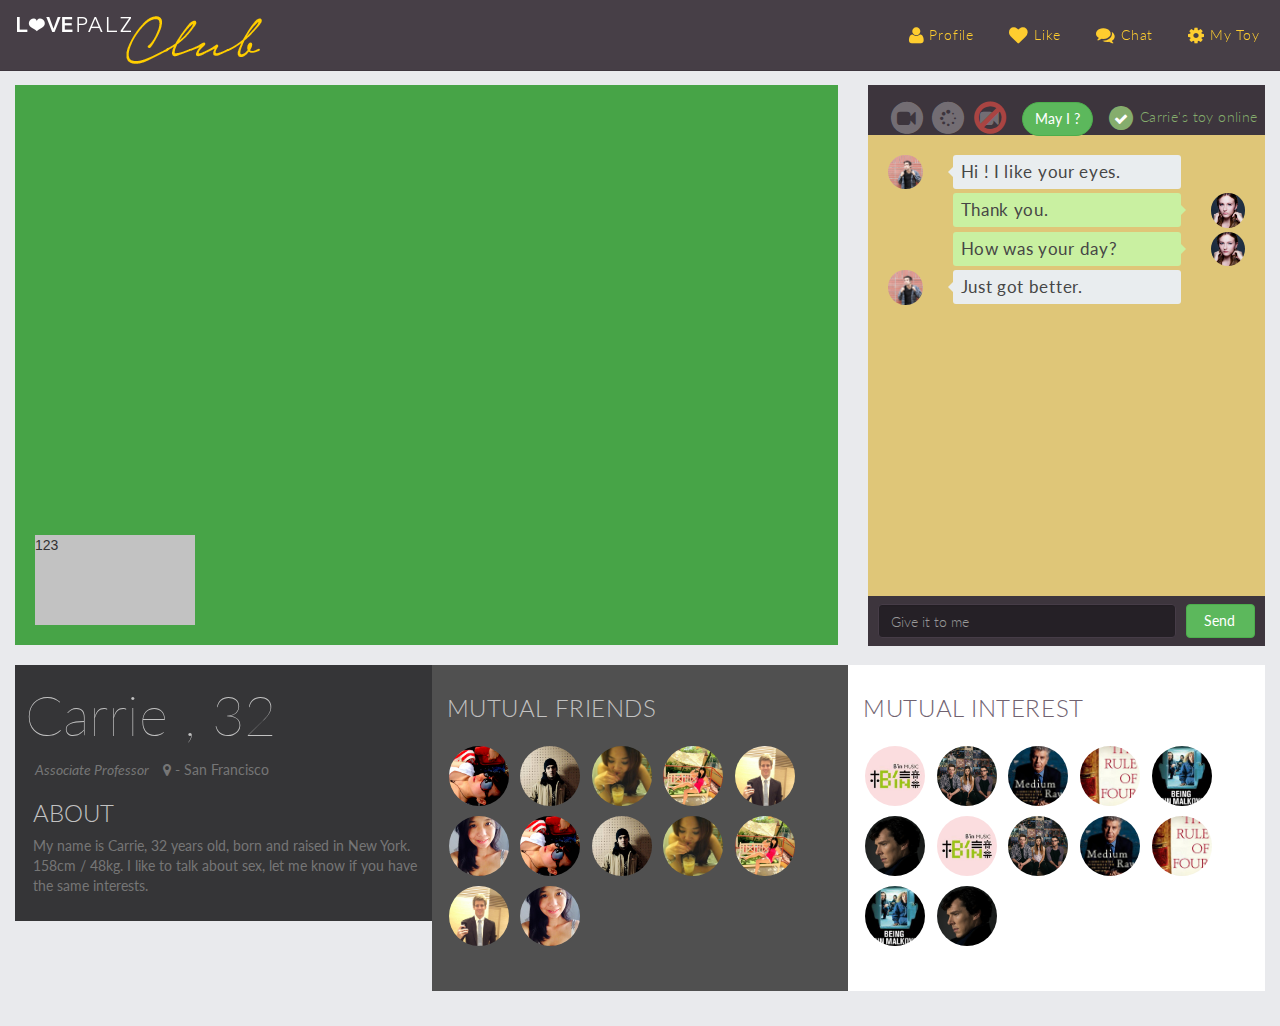
<file: Profile-Video-1024.html>
<!DOCTYPE html>
<html lang="en">
<head>
<meta charset="utf-8">
<meta http-equiv="X-UA-Compatible" content="IE=edge,chrome=1">
<title>Lovepalz Club - Profile</title>
<meta name="viewport" content="width=device-width, initial-scale=1, maximum-scale=1, user-scalable=no">
<meta name="description" content="">
<meta name="keywords" content="">
<script type="text/javascript" src="js/jquery-1.11.1.min.js"></script>
<script src="js/Lion-bootstrap.min.js"></script>
<script src="js/tween/TweenMax.min.js"></script>
<script src="js/masonry.pkgd.min.js"></script>

  <!-- Bootstrap -->
  <link href="css/Lion-bootstrap.min.css" rel="stylesheet">
  <!-- Lion CSS -->
  <link href="css/LPC.home.css" rel="stylesheet">
  <link href="css/LPC.Profile.css" rel="stylesheet">
  <!-- Font -->
  <link rel="stylesheet" href="css/font-awesome.min.css">
  <link rel="stylesheet" href="css/open-iconic-bootstrap.min.css">
  <link href='http://fonts.googleapis.com/css?family=Lato:300,400,900' rel='stylesheet' type='text/css'>
</head>
<body>

<div id="wrapper">

<!-- Profile Sidebar -->
  <div id="sidebar-wrapper">
  <!-- 使用者大頭貼 -->
    <div class="Profile-Img">
      <!-- User Img -->
        <div class="User-ImgWrapper">
          <div class="User-img Girl-B"></div>
        </div>
      <!-- 編輯按鈕 -->
        <div class="Profile-Edit">
          <a href="#">
          <i class="fa fa-pencil-square-o fa-lg"></i>
           Edit
          </a>
        </div>
      <!-- 關閉按鈕 -->
        <div class="Profile-Close">
          <a href="#profile-toggle-Close" id="profile-toggle-Close">
          <i class="fa fa-times-circle fa-2x"></i>
          </a>
        </div>
    </div>
  <!-- 使用者名字 -->
    <div class="User-Name Profile">
      Carrie , 32
    </div>
  <!-- 使用者 ABOUT -->
    <ul class="Profile-About list-unstyled">
      <li><h3>ABOUT</h3></li>
      <li class="About-text">
        <p>
          My name is Carrie, 32 years old, born and raised in New York.
          <br>158cm / 48kg. I like to talk about sex, let me know if you have the same interests.
        </p>
      </li>
    </ul>
  <!-- 使用者想找的關係 -->
    <ul class="Profile-Tag list-inline">
      <li>
        <p>
          Looking for excitement
        </p>
      </li>
      <li>
        <p>
          Looking for relationship
        </p>
      </li>
    </ul>

  </div>
<!-- /#Profile Sidebar -->

<div class="container-fluid">

  <!-- header -->

    <nav class="navbar navbar-default navbar-fixed-top" role="navigation">
      <div class="container-fluid">
      <!-- Brand and toggle get grouped for better mobile display -->
      <div class="navbar-header">
        <button type="button" class="navbar-toggle collapsed" data-toggle="collapse" data-target="#LovePalzClubMenu">
          <span class="sr-only">Toggle navigation</span>
          <span class="icon-bar"></span>
          <span class="icon-bar"></span>
          <span class="icon-bar"></span>
        </button>
          <a class="navbar-brand" href="index.html"><img src="img/Logo.png"></a>
      </div>

      <!-- Collect the nav links, forms, and other content for toggling -->
      <div class="collapse navbar-collapse" id="LovePalzClubMenu">
        <ul class="nav navbar-nav navbar-right">
          <li>
            <a class="nav-profile"  href="#profile-toggle" id="profile-toggle">
              <i class="fa fa-user fa-lg"></i> Profile
            </a>
          </li>
          <li>
            <a class="nav-like" href="#">
              <i class="fa fa-heart fa-lg"></i> Like
            </a>
          </li>
          <li>
            <a class="nav-chat" href="#">
            <i class="fa fa-comments fa-lg"></i> Chat
            </a>
          </li>
          <li>
            <a class="nav-chat" href="#">
            <i class="fa fa-gear fa-lg"></i> My Toy
            </a>
          </li>
        </ul>
      </div><!-- /.navbar-collapse -->
    </div><!-- /.container-fluid -->
  </nav>
</div>


<!-- content -->

<section id="page-content-wrapper" style="background-color: RGBA(233, 234, 237, 1);">

  <div class="row">

  <!-- 聊天視窗 -->

  <div class="col-md-8">
    <div class="rtc-video-me">
      <div class="rtc-video-her">123</div>
    </div>
  </div>

<!-- 聊天視窗 -->
    <div class="col-md-4">

      <div class="profile-Chat-bg">

        <!-- 上方Title -->
        <div class="Chat-title-bg">
        <ul class="list-inline">
          <li>
            <div class="Chat-Video-Btn">
              <a href="#">
                <!-- 視訊按鈕 -->
                <span class="fa-stack fa-lg">
                  <i class="fa fa-circle fa-stack-2x"></i>
                  <i class="fa fa-video-camera fa-stack-1x video-Icon"></i>
                </span>
                <!-- 視訊 loading -->
                <span class="fa-stack fa-lg">
                  <i class="fa fa-circle fa-stack-2x"></i>
                  <i class="fa fa-spinner fa-spin fa-stack-1x video-Icon"></i>
                </span>
                <!-- 視訊忙碌 -->
                <span class="fa-stack fa-lg">
                  <i class="fa fa-video-camera fa-stack-1x"></i>
                  <i class="fa fa-ban fa-stack-2x text-danger"></i>
                </span>
              </a>
            </div>
          </li>
          <li>
            <!-- 連線按鈕 -->
            <div class="Toy-Connection-Btn">
              <button type="MayI" class="btn btn-success">May I ?</button>
            </div>
            <!-- 連線按鈕 結尾 -->
            <!-- 斷開連線按鈕 -->
<!--             <div class="Toy-Connection-Btn">
              <button type="MayI" class="btn btn-danger">Cut it off</button>
            </div> -->
            <!-- 斷開連線按鈕 結尾 -->
          </li>
          <li>
            <!-- 對方產品上線圖示 -->
            <div class="User-Link OnLine">
              <span class="fa-stack">
                <i class="fa fa-circle fa-stack-2x"></i>
                <i class="fa fa-check fa-stack-1x fa-inverse style="margin-top: -3px;""></i>
              </span>
              Carrie's toy online
            </div>
            <!-- 對方產品非上線圖示 -->
            <!-- <div class="User-Link OffLine">
              <span class="fa-stack">
                <i class="fa fa-circle fa-stack-2x"></i>
                <i class="fa fa-times fa-stack-1x fa-inverse" style="margin-top: -2px;"></i>
              </span>
              Carrie's toy offline
            </div> -->
          </li>
        </ul>

        </div><!-- 上方Title結尾 -->

        <!-- 下方對話框 -->
        <div class="Chat-MessageBox-Bg">
          <div class="Chat-MessageBox">
          <!-- 第一條訊息 -->
              <div class="row">
                <div class="col-xs-2">
                  <div class="User-ImgWrapper Chat">
                    <div class="User-img Boy-A"></div>
                  </div>
                </div>
                <div class="col-xs-8">
                  <div class="arrow_box">
                    Hi ! I like your eyes.
                  </div>                  
                </div>
              </div>
          <!-- 第二條訊息 -->
              <div class="row">
                <div class="col-xs-8 col-xs-offset-2">
                  <div class="arrow_box_left">
                    Thank you.
                  </div>                  
                </div>
                <div class="col-xs-2">
                  <div class="User-ImgWrapper Chat">
                    <div class="User-img Girl-B"></div>
                  </div>
                </div>
              </div>
          <!-- 第三條訊息 -->
              <div class="row">
                <div class="col-xs-8 col-xs-offset-2">
                  <div class="arrow_box_left">
                    How was your day?
                  </div>                  
                </div>
                <div class="col-xs-2">
                  <div class="User-ImgWrapper Chat">
                    <div class="User-img Girl-B"></div>
                  </div>
                </div>
              </div>
          <!-- 第四條訊息 -->
              <div class="row">
                <div class="col-xs-2">
                  <div class="User-ImgWrapper Chat">
                    <div class="User-img Boy-A"></div>
                  </div>
                </div>
                <div class="col-xs-8">
                  <div class="arrow_box">
                    Just got better.
                  </div>                  
                </div>
              </div>
          </div> <!-- Chat-MessageBox 結尾 -->

        </div><!-- 對話框結尾 -->

        <!-- USER對話輸入 -->
        <div class="Chat-Input-bg">
          <form role="form">
            <div class="form-group">
              <div class="Chat-text-input">
                <input type="text" class="form-control" placeholder="Give it to me">
              </div>
            </div>
          </form>
          <div class="Chat-Send-Btn">
            <button type="Send" class="btn btn-success">Send</button>
          </div>
        </div><!-- USER對話輸入結尾 -->
      </div>

    </div><!-- 聊天視窗結尾 -->

<!-- 2014-1024 修改 -->
    <div class="col-xs-12" style="padding-top:20px;padding-bottom:20px;">
      <div class="col-md-4" style="background: RGBA(53, 53, 55, 1); padding:10px;height: 100%;">
          <div class="User-Name Details">
          Carrie , 32
          </div>
          <ul class="Profile-About Details list-unstyled">
            <li></li>
            <li style="padding-top:5px;padding-left:10px;">
              <em>Associate Professor</em>
              <div class="User-map-text">
                <i class="fa fa-map-marker"></i> - San Francisco
              </div>
            </li>
            <li><h3>ABOUT</h3></li>
            <li class="About-text Details">
              <p>
              My name is Carrie, 32 years old, born and raised in New York.
              158cm / 48kg. I like to talk about sex, let me know if you have the same interests.
              </p>
            </li>
          </ul>
      </div>
      <div class="col-md-4" style="background: RGBA(80, 80, 80, 1); padding-top:10px; padding-bottom:30px; height: 100%;">
        <div class="User-Friends Details">
          <ul class="list-inline">
            <li><h3>MUTUAL FRIENDS</h3></li>
          </ul>  
          <ul class="list-inline">
            <li class="User-Friends-Wrapper Friends-Img Img-A"></li>
            <li class="User-Friends-Wrapper Friends-Img Img-B"></li>
            <li class="User-Friends-Wrapper Friends-Img Img-C"></li>
            <li class="User-Friends-Wrapper Friends-Img Img-D"></li>
            <li class="User-Friends-Wrapper Friends-Img Img-E"></li>
            <li class="User-Friends-Wrapper Friends-Img Img-F"></li>
            <li class="User-Friends-Wrapper Friends-Img Img-A"></li>
            <li class="User-Friends-Wrapper Friends-Img Img-B"></li>
            <li class="User-Friends-Wrapper Friends-Img Img-C"></li>
            <li class="User-Friends-Wrapper Friends-Img Img-D"></li>
            <li class="User-Friends-Wrapper Friends-Img Img-E"></li>
            <li class="User-Friends-Wrapper Friends-Img Img-F"></li>
          </ul>
        </div> 
      </div>
      <div class="col-md-4" style="background: rgba(255, 255, 255, 1); padding-top:10px; padding-bottom:30px; height: 100%;">
        <div class="User-Like Details">
          <ul class="list-inline">
            <li><h3>MUTUAL INTEREST</h3></li>
          </ul>
          <ul class="list-inline">
            <li class="User-Like-Wrapper Like-Img Img-A"></li>
            <li class="User-Like-Wrapper Like-Img Img-B"></li>
            <li class="User-Like-Wrapper Like-Img Img-C"></li>
            <li class="User-Like-Wrapper Like-Img Img-D"></li>
            <li class="User-Like-Wrapper Like-Img Img-E"></li>
            <li class="User-Like-Wrapper Like-Img Img-F"></li>
            <li class="User-Like-Wrapper Like-Img Img-A"></li>
            <li class="User-Like-Wrapper Like-Img Img-B"></li>
            <li class="User-Like-Wrapper Like-Img Img-C"></li>
            <li class="User-Like-Wrapper Like-Img Img-D"></li>
            <li class="User-Like-Wrapper Like-Img Img-E"></li>
            <li class="User-Like-Wrapper Like-Img Img-F"></li>
          </ul>
        </div>
      </div>
    </div>


  </div><!-- row結尾 -->

</section>

</div>

<!-- /#wrapper -->

<script src="js/LPC.motion.js"></script>

</body>
</html>
</file>
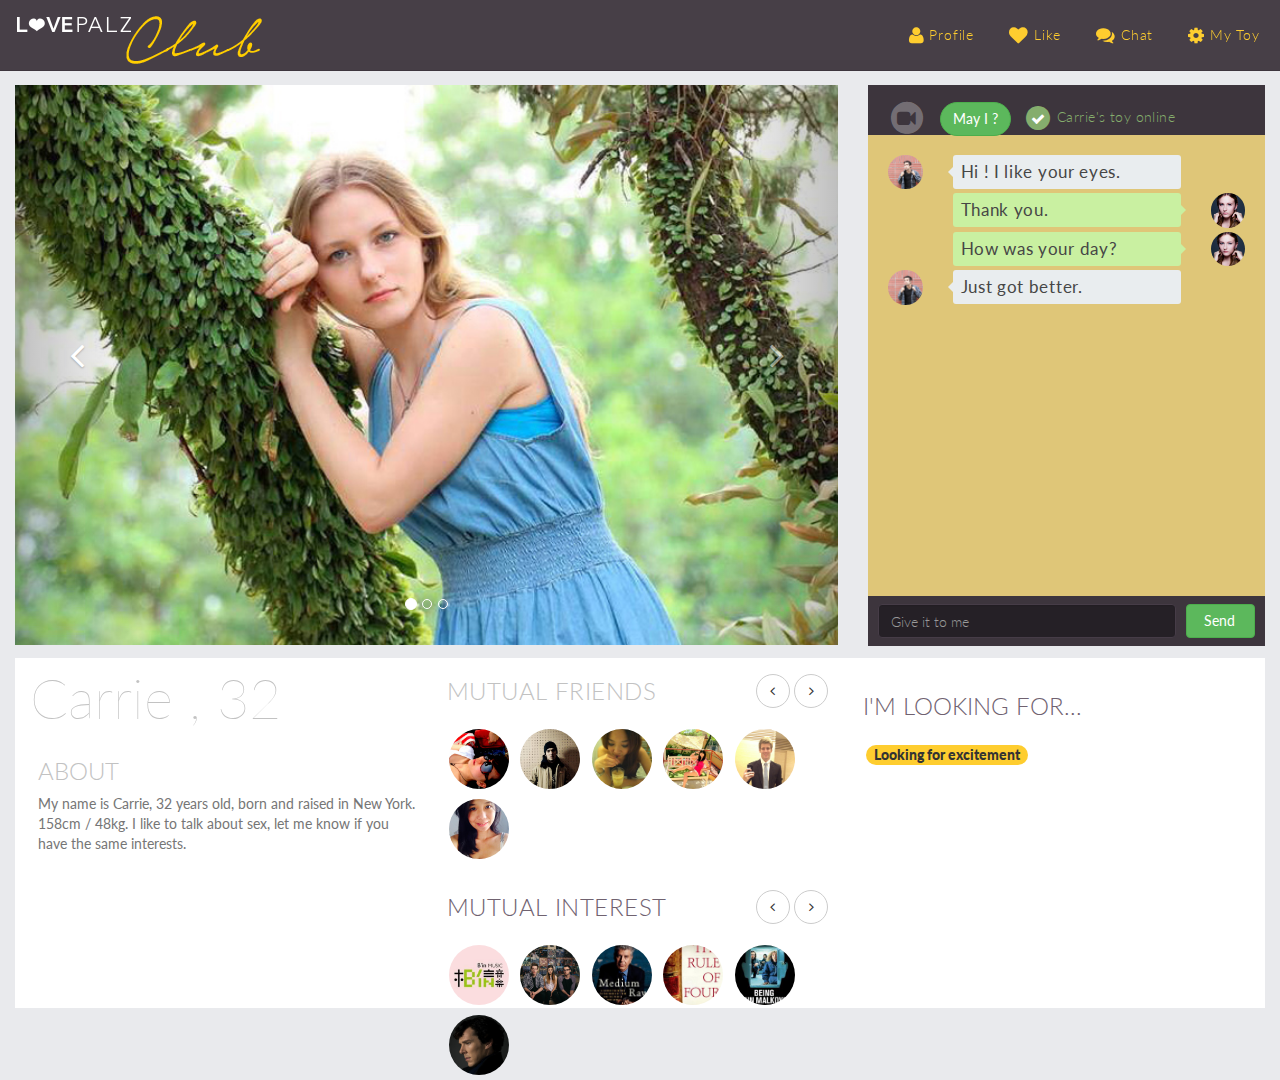
<file: Profile.html>
<!DOCTYPE html>
<html lang="en">
<head>
<meta charset="utf-8">
<meta http-equiv="X-UA-Compatible" content="IE=edge,chrome=1">
<title>Lovepalz Club - Profile</title>
<meta name="viewport" content="width=device-width, initial-scale=1, maximum-scale=1, user-scalable=no">
<meta name="description" content="">
<meta name="keywords" content="">
<script type="text/javascript" src="js/jquery-1.11.1.min.js"></script>
<script src="js/Lion-bootstrap.min.js"></script>
<script src="js/tween/TweenMax.min.js"></script>
<script src="js/masonry.pkgd.min.js"></script>

  <!-- Bootstrap -->
  <link href="css/Lion-bootstrap.min.css" rel="stylesheet">
  <!-- Lion CSS -->
  <link href="css/LPC.home.css" rel="stylesheet">
  <link href="css/LPC.Profile.css" rel="stylesheet">
  <!-- Font -->
  <link rel="stylesheet" href="css/font-awesome.min.css">
  <link rel="stylesheet" href="css/open-iconic-bootstrap.min.css">
  <link href='http://fonts.googleapis.com/css?family=Lato:300,400,900' rel='stylesheet' type='text/css'>
</head>
<body>

<div id="wrapper">

<!-- Profile Sidebar -->
  <div id="sidebar-wrapper">
  <!-- 使用者大頭貼 -->
    <div class="Profile-Img">
      <!-- User Img -->
        <div class="User-ImgWrapper">
          <div class="User-img Girl-B"></div>
        </div>
      <!-- 編輯按鈕 -->
        <div class="Profile-Edit">
          <a href="#">
          <i class="fa fa-pencil-square-o fa-lg"></i>
           Edit
          </a>
        </div>
      <!-- 關閉按鈕 -->
        <div class="Profile-Close">
          <a href="#profile-toggle-Close" id="profile-toggle-Close">
          <i class="fa fa-times-circle fa-2x"></i>
          </a>
        </div>
    </div>
  <!-- 使用者名字 -->
    <div class="User-Name Profile">
      Carrie , 32
    </div>
  <!-- 使用者 ABOUT -->
    <ul class="Profile-About list-unstyled">
      <li><h3>ABOUT</h3></li>
      <li class="About-text">
        <p>
          My name is Carrie, 32 years old, born and raised in New York.
          <br>158cm / 48kg. I like to talk about sex, let me know if you have the same interests.
        </p>
      </li>
    </ul>
  <!-- 使用者想找的關係 -->
    <ul class="Profile-Tag list-inline">
      <li>
        <p>
          Looking for excitement
        </p>
      </li>
      <li>
        <p>
          Looking for relationship
        </p>
      </li>
    </ul>

  </div>
<!-- /#Profile Sidebar -->

<div class="container-fluid">

  <!-- header -->

    <nav class="navbar navbar-default navbar-fixed-top" role="navigation">
      <div class="container-fluid">
      <!-- Brand and toggle get grouped for better mobile display -->
      <div class="navbar-header">
        <button type="button" class="navbar-toggle collapsed" data-toggle="collapse" data-target="#LovePalzClubMenu">
          <span class="sr-only">Toggle navigation</span>
          <span class="icon-bar"></span>
          <span class="icon-bar"></span>
          <span class="icon-bar"></span>
        </button>
          <a class="navbar-brand" href="index.html"><img src="img/Logo.png"></a>
      </div>

      <!-- Collect the nav links, forms, and other content for toggling -->
      <div class="collapse navbar-collapse" id="LovePalzClubMenu">
        <ul class="nav navbar-nav navbar-right">
          <li>
            <a class="nav-profile"  href="#profile-toggle" id="profile-toggle">
              <i class="fa fa-user fa-lg"></i> Profile
            </a>
          </li>
          <li>
            <a class="nav-like" href="#">
              <i class="fa fa-heart fa-lg"></i> Like
            </a>
          </li>
          <li>
            <a class="nav-chat" href="#">
            <i class="fa fa-comments fa-lg"></i> Chat
            </a>
          </li>
          <li>
            <a class="nav-chat" href="#">
            <i class="fa fa-gear fa-lg"></i> My Toy
            </a>
          </li>
        </ul>
      </div><!-- /.navbar-collapse -->
    </div><!-- /.container-fluid -->
  </nav>
</div>


<!-- content -->

<section id="page-content-wrapper" style="background-color: RGBA(233, 234, 237, 1);">

  <div class="row">
  <!-- 簡易幻燈片 可以換套件  -->
    <div class="col-md-8 profile-slide">
      <div id="carousel-example-generic" class="carousel slide" data-ride="carousel">
      <!-- Indicators -->
      <ol class="carousel-indicators">
        <li data-target="#carousel-example-generic" data-slide-to="0" class="active"></li>
        <li data-target="#carousel-example-generic" data-slide-to="1"></li>
        <li data-target="#carousel-example-generic" data-slide-to="2"></li>
      </ol>

      <!-- Wrapper for slides -->
      <div class="carousel-inner">
        <div class="item active">
        <div class="profile-slide-ImgWrapper">
          <div class="profile-slide-Img Girl-A"></div>
        </div>
          <div class="carousel-caption">
          </div>
        </div>
        <div class="item">
          <div class="profile-slide-Img Girl-B"></div>
          <div class="carousel-caption">
          </div>
        </div>
        <div class="item">
          <div class="profile-slide-Img Girl-C"></div>
          <div class="carousel-caption">
          </div>
        </div>
      </div>

      <!-- Controls -->
      <a class="left carousel-control" href="#carousel-example-generic" role="button" data-slide="prev">
        <span><i class="fa fa-angle-left fa-2x slide-Btn-LR"></i></span>
      </a>
      <a class="right carousel-control" href="#carousel-example-generic" role="button" data-slide="next">
        <span><i class="fa fa-angle-right fa-2x slide-Btn-LR"></i></span>
      </a>
    </div>
    </div>

<!-- 聊天視窗 -->
    <div class="col-md-4">

      <div class="profile-Chat-bg">

        <!-- 上方Title -->
        <div class="Chat-title-bg">
        <ul class="list-inline">
          <li>
            <div class="Chat-Video-Btn">
              <a href="#">
                <span class="fa-stack fa-lg">
                  <i class="fa fa-circle fa-stack-2x"></i>
                  <i class="fa fa-video-camera fa-stack-1x video-Icon"></i>
                </span>
              </a>
            </div>
          </li>
          <li>
            <!-- 連線按鈕 -->
            <div class="Toy-Connection-Btn">
              <button type="MayI" class="btn btn-success">May I ?</button>
            </div>
            <!-- 連線按鈕 結尾 -->
            <!-- 斷開連線按鈕 -->
<!--             <div class="Toy-Connection-Btn">
              <button type="MayI" class="btn btn-danger">Cut it off</button>
            </div> -->
            <!-- 斷開連線按鈕 結尾 -->
          </li>
          <li>
            <!-- 對方產品上線圖示 -->
            <div class="User-Link OnLine">
              <span class="fa-stack">
                <i class="fa fa-circle fa-stack-2x"></i>
                <i class="fa fa-check fa-stack-1x fa-inverse style="margin-top: -3px;""></i>
              </span>
              Carrie's toy online
            </div>
            <!-- 對方產品非上線圖示 -->
            <!-- <div class="User-Link OffLine">
              <span class="fa-stack">
                <i class="fa fa-circle fa-stack-2x"></i>
                <i class="fa fa-times fa-stack-1x fa-inverse" style="margin-top: -2px;"></i>
              </span>
              Carrie's toy offline
            </div> -->
          </li>
        </ul>

        </div><!-- 上方Title結尾 -->

        <!-- 下方對話框 -->
        <div class="Chat-MessageBox-Bg">
          <div class="Chat-MessageBox">
          <!-- 第一條訊息 -->
              <div class="row">
                <div class="col-xs-2">
                  <div class="User-ImgWrapper Chat">
                    <div class="User-img Boy-A"></div>
                  </div>
                </div>
                <div class="col-xs-8">
                  <div class="arrow_box">
                    Hi ! I like your eyes.
                  </div>                  
                </div>
              </div>
          <!-- 第二條訊息 -->
              <div class="row">
                <div class="col-xs-8 col-xs-offset-2">
                  <div class="arrow_box_left">
                    Thank you.
                  </div>                  
                </div>
                <div class="col-xs-2">
                  <div class="User-ImgWrapper Chat">
                    <div class="User-img Girl-B"></div>
                  </div>
                </div>
              </div>
          <!-- 第三條訊息 -->
              <div class="row">
                <div class="col-xs-8 col-xs-offset-2">
                  <div class="arrow_box_left">
                    How was your day?
                  </div>                  
                </div>
                <div class="col-xs-2">
                  <div class="User-ImgWrapper Chat">
                    <div class="User-img Girl-B"></div>
                  </div>
                </div>
              </div>
          <!-- 第四條訊息 -->
              <div class="row">
                <div class="col-xs-2">
                  <div class="User-ImgWrapper Chat">
                    <div class="User-img Boy-A"></div>
                  </div>
                </div>
                <div class="col-xs-8">
                  <div class="arrow_box">
                    Just got better.
                  </div>                  
                </div>
              </div>
          </div> <!-- Chat-MessageBox 結尾 -->

        </div><!-- 對話框結尾 -->

        <!-- USER對話輸入 -->
        <div class="Chat-Input-bg">
          <form role="form">
            <div class="form-group">
              <div class="Chat-text-input">
                <input type="text" class="form-control" placeholder="Give it to me">
              </div>
            </div>
          </form>
          <div class="Chat-Send-Btn">
            <button type="Send" class="btn btn-success">Send</button>
          </div>
        </div><!-- USER對話輸入結尾 -->
      </div>

    </div><!-- 聊天視窗結尾 -->
    <!-- 使用者基本資訊 -->
    <div class="col-xs-12">
    <div class="col-md-4 Details-Wrapper">
      <div class="User-Name Details">
      Carrie , 32
      </div>
      <ul class="Profile-About Details list-unstyled">
        <li><h3>ABOUT</h3></li>
        <li class="About-text Details">
          <p>
          My name is Carrie, 32 years old, born and raised in New York.
          <br>158cm / 48kg. I like to talk about sex, let me know if you have the same interests.
          </p>
        </li>
      </ul>     
    </div><!-- 使用者基本資訊結尾 -->
    <!-- 使用者共同朋友和興趣 -->
    <div class="col-md-4 Details-Wrapper">
      <div class="User-Friends Details">
        <ul class="list-inline">
          <li><h3>MUTUAL FRIENDS</h3></li>
          <li class="User-Btn-Wrapper">
            <div class="User-Next-Btn">
              <button type="button" class="btn btn-default"><i class="fa fa-angle-left"></i></button>
              <button type="button" class="btn btn-default"><i class="fa fa-angle-right"></i></button>
            </div>
          </li>
        </ul>  
        <ul class="list-inline">
          <li class="User-Friends-Wrapper Friends-Img Img-A"></li>
          <li class="User-Friends-Wrapper Friends-Img Img-B"></li>
          <li class="User-Friends-Wrapper Friends-Img Img-C"></li>
          <li class="User-Friends-Wrapper Friends-Img Img-D"></li>
          <li class="User-Friends-Wrapper Friends-Img Img-E"></li>
          <li class="User-Friends-Wrapper Friends-Img Img-F"></li>
        </ul>
      </div>
      <div class="User-Like Details">
        <ul class="list-inline">
          <li><h3>MUTUAL INTEREST</h3></li>
          <li class="User-Btn-Wrapper">
            <div class="User-Next-Btn">
              <button type="button" class="btn btn-default"><i class="fa fa-angle-left"></i></button>
              <button type="button" class="btn btn-default"><i class="fa fa-angle-right"></i></button>
            </div>
          </li>
        </ul>
        <ul class="list-inline">
          <li class="User-Like-Wrapper Like-Img Img-A"></li>
          <li class="User-Like-Wrapper Like-Img Img-B"></li>
          <li class="User-Like-Wrapper Like-Img Img-C"></li>
          <li class="User-Like-Wrapper Like-Img Img-D"></li>
          <li class="User-Like-Wrapper Like-Img Img-E"></li>
          <li class="User-Like-Wrapper Like-Img Img-F"></li>
        </ul>
      </div>
    </div><!-- 使用者共同朋友和興趣 -->

    <!-- 使用者尋找關係 -->
    <div class="col-md-4 Details-Wrapper">
      <div class="User-Tag-Details-bg">
        <!-- 使用者想找的關係 -->
        <h3 class="Profile-Tag-Title">I'M LOOKING FOR...</h3>
        <ul class="Profile-Tag Details list-inline">
          <li>
            <p>
              Looking for excitement
            </p>
          </li>
        </ul>
      </div>
    </div><!-- 使用者尋找關係結尾 -->

  </div>
  </div><!-- row結尾 -->

</section>

</div>

<!-- /#wrapper -->

<script src="js/LPC.motion.js"></script>

</body>
</html>
</file>
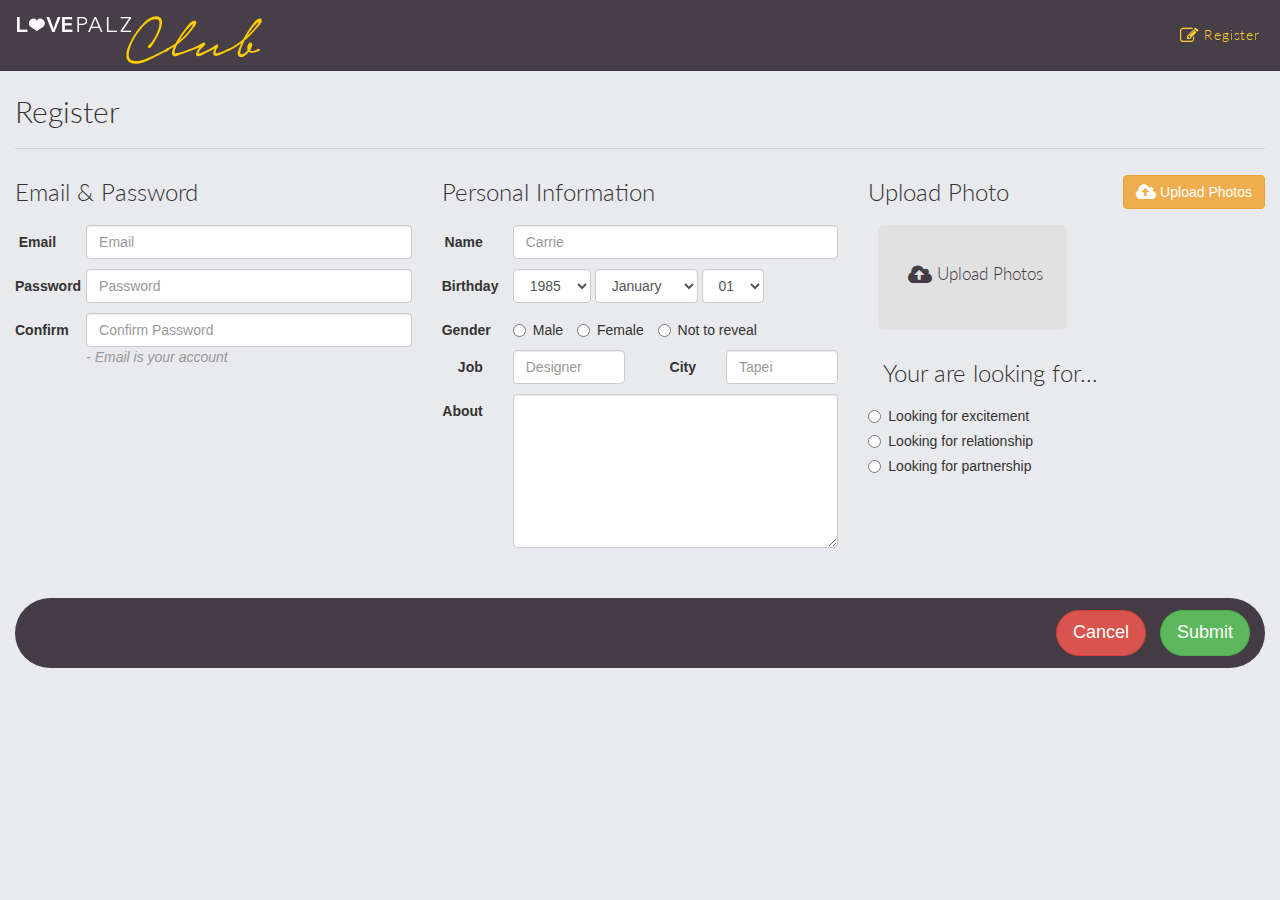
<file: Register.html>
<!DOCTYPE html>
<html lang="en">
<head>
<meta charset="utf-8">
<meta http-equiv="X-UA-Compatible" content="IE=edge,chrome=1">
<title>Lovepalz Club - Profile</title>
<meta name="viewport" content="width=device-width, initial-scale=1, maximum-scale=1, user-scalable=no">
<meta name="description" content="">
<meta name="keywords" content="">
<script type="text/javascript" src="js/jquery-1.11.1.min.js"></script>
<script src="js/Lion-bootstrap.min.js"></script>
<script src="js/tween/TweenMax.min.js"></script>
<script src="js/masonry.pkgd.min.js"></script>

  <!-- Bootstrap -->
  <link href="css/Lion-bootstrap.min.css" rel="stylesheet">
  <!-- Lion CSS -->
  <link href="css/LPC.home.css" rel="stylesheet">
  <link href="css/LPC.Profile.css" rel="stylesheet">
  <!-- Font -->
  <link rel="stylesheet" href="css/font-awesome.min.css">
  <link rel="stylesheet" href="css/open-iconic-bootstrap.min.css">
  <link href='http://fonts.googleapis.com/css?family=Lato:300,400,900' rel='stylesheet' type='text/css'>
</head>
<body>

<div id="wrapper">

<!-- Profile Sidebar -->
  <div id="sidebar-wrapper">
  <!-- 使用者大頭貼 -->
    <div class="Profile-Img">
      <!-- User Img -->
        <div class="User-ImgWrapper">
          <div class="User-img Girl-B"></div>
        </div>
      <!-- 編輯按鈕 -->
        <div class="Profile-Edit">
          <a href="#">
          <i class="fa fa-pencil-square-o fa-lg"></i>
           Edit
          </a>
        </div>
      <!-- 關閉按鈕 -->
        <div class="Profile-Close">
          <a href="#profile-toggle-Close" id="profile-toggle-Close">
          <i class="fa fa-times-circle fa-2x"></i>
          </a>
        </div>
    </div>
  <!-- 使用者名字 -->
    <div class="User-Name Profile">
      Carrie , 32
    </div>
  <!-- 使用者 ABOUT -->
    <ul class="Profile-About list-unstyled">
      <li><h3>ABOUT</h3></li>
      <li class="About-text">
        <p>
          My name is Carrie, 32 years old, born and raised in New York.
          <br>158cm / 48kg. I like to talk about sex, let me know if you have the same interests.
        </p>
      </li>
    </ul>
  <!-- 使用者想找的關係 -->
    <ul class="Profile-Tag list-inline">
      <li>
        <p>
          Looking for excitement
        </p>
      </li>
      <li>
        <p>
          Looking for relationship
        </p>
      </li>
    </ul>

  </div>
<!-- /#Profile Sidebar -->

<div class="container-fluid">

  <!-- header -->

    <nav class="navbar navbar-default navbar-fixed-top" role="navigation">
      <div class="container-fluid">
      <!-- Brand and toggle get grouped for better mobile display -->
      <div class="navbar-header">
        <button type="button" class="navbar-toggle collapsed" data-toggle="collapse" data-target="#LovePalzClubMenu">
          <span class="sr-only">Toggle navigation</span>
          <span class="icon-bar"></span>
          <span class="icon-bar"></span>
          <span class="icon-bar"></span>
        </button>
          <a class="navbar-brand" href="index.html"><img src="img/Logo.png"></a>
      </div>

      <!-- Collect the nav links, forms, and other content for toggling -->
      <div class="collapse navbar-collapse" id="LovePalzClubMenu">
        <ul class="nav navbar-nav navbar-right">
          <li>
            <a class="nav-profile"  href="#profile-toggle" id="profile-toggle">
              <i class="fa fa-pencil-square-o fa-lg"></i> Register
            </a>
          </li>
<!--           <li>
            <a class="nav-like" href="#">
              <i class="fa fa-heart fa-lg"></i> Like
            </a>
          </li>
          <li>
            <a class="nav-chat" href="#">
            <i class="fa fa-comments fa-lg"></i> Chat
            </a>
          </li>
          <li>
            <a class="nav-chat" href="#">
            <i class="fa fa-gear fa-lg"></i> My Toy
            </a>
          </li> -->
        </ul>
      </div><!-- /.navbar-collapse -->
    </div><!-- /.container-fluid -->
  </nav>
</div>


<!-- content -->

<section id="page-content-wrapper" style="background-color: RGBA(233, 234, 237, 1);">

<div class="row">
<div class="col-md-12">
    <h2 class="Edit-Page-Title">Register</h2>
    <div class="User-Line"></div>
</div>
  <div class="col-md-4">
  <!-- 帳號密碼 -->
    <div><h3 class="Edit-User-pic-Title">Email & Password</h3></div>

    <form class="form-horizontal" role="form">
      <div class="form-group form-group-edit">
        <label for="inputName" class="col-sm-2 control-label">Email</label>
          <div class="col-sm-10">
            <input type="email" class="form-control" id="inputEmail" placeholder="Email">
          </div>
      </div>
      <div class="form-group form-group-edit">
        <label for="inputName" class="col-sm-2 control-label">Password</label>
          <div class="col-sm-10">
            <input type="password" class="form-control" id="inputPassword" placeholder="Password">
          </div>
      </div>
      <div class="form-group form-group-edit">
        <label for="inputName" class="col-sm-2 control-label">Confirm</label>
          <div class="col-sm-10">
            <input type="password" class="form-control" id="inputPassword" placeholder="Confirm Password">
          </div>
          <div class="col-sm-offset-2 col-sm-10"><p class="text-muted"><em>- Email is your account</em></p></div>
      </div>
    </form>

  </div>

  <div class="col-md-4">
    <div><h3 class="Edit-User-pic-Title">Personal Information</h3></div>
<!-- 使用者名稱 -->
      <form class="form-horizontal" role="form">
        <div class="form-group form-group-edit">
          <label for="inputName" class="col-sm-2 control-label">Name</label>
          <div class="col-sm-10">
            <input type="text" class="form-control" id="Name-input" placeholder="Carrie">
          </div>
        </div>
<!-- 使用者生日 -->
        <div class="form-group form-group-edit">
          <label for="inputName" class="col-sm-2 control-label">Birthday</label>
          <div class="col-sm-10 form-inline">
            <select class="form-control">
              <option>1985</option>
              <option>1986</option>
            </select>
            <select class="form-control">
              <option>January</option>
              <option>February</option>
            </select>
            <select class="form-control">
              <option>01</option>
              <option>02</option>
            </select>
          </div>
        </div>
<!-- 使用者性別 -->
      <div class="form-group form-group-edit">
        <label for="inputName" class="col-sm-2 control-label">Gender</label>
        <div class="col-sm-10 Edit-gender">
          <label class="radio-inline">
            <input type="radio" name="inlineRadioOptions" id="inlineRadio1" value="option1">
             Male
          </label>
          <label class="radio-inline">
            <input type="radio" name="inlineRadioOptions" id="inlineRadio2" value="option2">
             Female
          </label>
          <label class="radio-inline">
            <input type="radio" name="inlineRadioOptions" id="inlineRadio2" value="option3">
             Not to reveal
          </label>
        </div>
      </div>
<!-- 使用者職業和地點 -->
      <div class="form-group form-group-edit">
        <label for="inputName" class="col-sm-2 control-label">Job</label>
        <div class="col-sm-4">
        <input type="text" class="form-control" id="Name-input" placeholder="Designer">
        </div>
        <label for="inputName" class="col-sm-2 control-label">City</label>
        <div class="col-sm-4">
        <input type="text" class="form-control" id="Name-input" placeholder="Tapei">
        </div>
      </div>
<!-- 使用者關於 -->
        <div class="form-group form-group-edit">
          <label for="inputName" class="col-sm-2 control-label">About</label>
          <div class="col-sm-10">
            <textarea class="form-control" rows="7" style="max-width:100%;"></textarea>
          </div>
        </div>
      </form>

  </div>

  <!-- 編輯圖片 -->
  <div class="col-md-4">
    <div><h3 class="Edit-User-pic-Title">Upload Photo</h3></div>
    <div class="UploadPhoto-Btn">
      <a class="btn btn-warning" href="#">
      <i class="fa fa-cloud-upload fa-lg"></i> Upload Photos</a>
    </div>
    <ul class="Edit-User-pic list-unstyled">
      <!-- <li class="col-md-6"><img src="img/IMG_01.jpg" alt="#" class="img-rounded"></li>
      <li class="col-md-6"><img src="img/IMG_02.jpg" alt="#" class="img-rounded"></li>
      <li class="col-md-6"><img src="img/IMG_03.jpg" alt="#" class="img-rounded"></li> -->
      <li class="col-md-6">
        <a href="#" class="Edit-Img-add">
          <i class="fa fa-lg fa-cloud-upload"></i> Upload Photos
        </a>
        <img src="img/Upload-Photos-bg.jpg" alt="#" class="img-rounded">
      </li>
    </ul>

    <!-- 使用者尋找的關係 -->
    <div class="col-md-12"><h3 class="Edit-User-pic-Title">Your are looking for...</h3></div>

    <div class="col-md-12 radio">
      <label>
        <input type="radio" name="optionsRadios" value="option1" id="Radio1">
        Looking for excitement
      </label>
    </div>

    <div class="col-md-12 radio">
      <label>
        <input type="radio" name="optionsRadios" value="option2" id="Radio2">
        Looking for relationship
      </label>
    </div>

    <div class="col-md-12 radio">
      <label>
        <input type="radio" name="optionsRadios" value="option3" id="Radio3">
        Looking for partnership
      </label>
    </div>
  </div>

  <div class="col-md-12">
    <div class="Edit-Save-Bg">
      <ul class="list-inline text-right">
        <li><a class="btn btn-danger btn-lg" href="#" role="button">Cancel</a></li>
        <li><a class="btn btn-success btn-lg" href="#" role="button">Submit</a></li>
      </ul>
    </div>
  </div>

</div>

</section>

</div><!-- /#wrapper -->

<script src="js/LPC.motion.js"></script>

</body>
</html>
</file>
<file: css/LPC.home.css>
@charset "UTF-8";

/**
 * 
 * @authors Your Name (you@example.org)
 * @date    2014-07-31 14:57:16
 * @version $Id$
 */

/*background-color: RGBA(233, 234, 237, 1);*/

/*全局定義*/
html{
	margin: 0;
	background-color: rgba(233, 234, 237, 1);
	overflow-x: hidden;
}
body{
	padding-top: 60px;
}

/*選單列*/
.nav{
	font-family: Lato;
}

.navbar-default{
	background-color: RGBA(61, 53, 61, .95);
	border-color: RGBA(61, 53, 61, 1);
}
.navbar-fixed-top .nav {
    padding: 10px 0;
}

.navbar-fixed-top .navbar-brand {
    padding: 0 15px;
}

.navbar-brand img{
	margin-top: 6%;
}
.navbar-default .navbar-nav > li > a{
	text-align:center;
	color: RGBA(254, 205, 47, 1);
	margin-right: 5px;
	font-family: Lato;
	font-weight: 300;
	letter-spacing: .06em;
	border-radius: 5%;
}

/*Link 滑入顏色*/
.navbar-default .navbar-nav > li > a:hover,
.navbar-default .navbar-nav > li > a:focus {
    color: RGBA(61, 53, 61, 1);
    background-color: RGBA(254, 205, 47, 1);
    font-family: Lato;
    font-weight: 900;
}
/*行動版線的顏色*/
.navbar-default .navbar-collapse, .navbar-default .navbar-form {
	border-color: RGBA(79, 72, 79, 1);
}
/*行動版選單顏色*/
.navbar-default .navbar-toggle:hover,
.navbar-default .navbar-toggle:focus {
    background-color: RGBA(86, 76, 86, 1);
}
/*1009 登入按鈕*/
.nav-login{
	cursor: pointer;
}
/*登入視窗*/
.modal-login{
	margin-top: 30px;
}
.modal-footer{
	margin-top: -10px;
}
.modal-title{
	font-family: Lato;
	font-weight: 300;
}
.modal-content{
	background-color: RGBA(49, 44, 50, .9);
	border-color: RGBA(49, 44, 50, .8);
	border-width: 10px;
}
.Login-Title-FB{
	margin-top: -20px;
	margin-bottom: 20px;
}
.Login-Title-LP{
	margin-top: 10px;
	margin-bottom: 20px;
	margin-left: 15px;
}
.Login-Title-LP h2,.Login-Title-FB h2{
	font-family: Lato;
	font-weight: 300;
	color: RGBA(100, 89, 102, 1);
}
.btn-left{
	display: block;
	position: absolute;
	margin-left: 20px;
	left: 0;
}
.btn-facebook{
	background-color: RGBA(69, 96, 155, 1);
	border-color: RGBA(83, 115, 179, 1);
	font-size: 18pt;
	font-family: Lato;
	font-weight: 400;
	letter-spacing: .06em;
}
.btn-facebook:hover{
	background-color: RGBA(80, 107, 161, 1);
	border-color: RGBA(83, 115, 179, 1);
}
.Login-label-title{
	color: RGBA(100, 89, 102, 1);
	font-family: Lato;
	font-weight: 300;
}
.Login-input{
	background-color: RGBA(49, 44, 50, .9);
	border-color: RGBA(100, 89, 102, 1);
	font-family: Lato;
	font-weight: 300;
}
/*登入視窗下面*/
.modal-footer{
	border-color: RGBA(100, 89, 102, 1);
}
.Login-btn-cancel{
	background-color: RGBA(49, 44, 50, .9);
	border-color: RGBA(100, 89, 102, 1);
	color: RGBA(100, 89, 102, 1);
}
.Login-btn-Game{
	background-color: RGBA(254, 205, 47, 1);
	border-color: RGBA(254, 211, 87, 1);
	color: RGBA(102, 90, 55, 1);
}
.Login-btn-Game:hover{
	background-color: RGBA(102, 90, 55, 1);
	border-color: RGBA(254, 211, 87, 1);
	color: RGBA(254, 205, 47, 1);
}
.Login-btn-Sign{
	background-color: RGBA(49, 44, 50, .9);
	border-color: RGBA(100, 89, 102, 1);
	color: RGBA(100, 89, 102, 1);
}

/*詳細資訊側邊欄*/

/*Toggle Styles*/

#wrapper {
    padding-left: 0;
    padding-top: 0;
    -webkit-transition: all 0.5s ease;
    -moz-transition: all 0.5s ease;
    -o-transition: all 0.5s ease;
    transition: all 0.5s ease;
}

#wrapper.toggled {
    padding-left: 26%;
}

#sidebar-wrapper {
    z-index: 1000;
    position: fixed;
    left: 26%;
    width: 0;
    height: 100%;
    margin-left: -26%;
    margin-top: 11px;
    overflow-y: auto;
    background-color: RGBA(61, 53, 61, 1);
    -webkit-transition: all 0.5s ease;
    -moz-transition: all 0.5s ease;
    -o-transition: all 0.5s ease;
    transition: all 0.5s ease;
}

/*左側欄寬度*/
#wrapper.toggled #sidebar-wrapper {
    width: 26%;
}

#page-content-wrapper {
    width: 100%;
    padding: 15px;
}

#wrapper.toggled #page-content-wrapper {
    position: absolute;
    margin-right: -26%;
}

/* Sidebar Styles */

.sidebar-nav {
    position: absolute;
    top: 0;
    width: 100%;
    margin: 0;
    padding: 0;
    list-style: none;
    background-color: RGBA(254, 205, 47, 1);
}

.Profile-Img{
	width: 100%;
	margin-top: 11px;
	padding: 3% 8% 8% 8%;
}

.Profile-About{
	padding: 0 8% 2% 7%;
	font-family: Lato;
	color: RGBA(112, 98, 112, 1);
}

.Profile-About > li h3{
	font-weight: 300;
	padding-left: 2%;
}

.Profile-About > li p{
	width: 100%;
	font-weight: 400;
	color: RGBA(99, 87, 99, 1);
	resize:none;
	background-color: RGBA(61, 53, 61, 1);
	border-color: RGBA(61, 53, 61, 1);
	padding-left: 2%;
}
.About-text{
	height: 65px;
	overflow-y: scroll;
	overflow-x: hidden;
}

.Profile-Tag{
	padding: 0% 9% 0% 9%;
}

.Profile-Tag li{
	margin-bottom: .3em;
	height: 20px;
	font-family: Lato;
	font-size: 1em;
	font-weight: 900;
	background-color: RGBA(254, 205, 47, 1);
	border-radius: 10px;
	padding: 0px 8px 0px 8px;
}

.Profile-Edit{
	position: absolute;
	z-index: 3;
	top: 15px;
	font-family: Lato;
	font-size: 1em;
	font-weight: 400;
	letter-spacing: .04em;
}

.Profile-Edit a{
	padding: 5px 10px 5px 10px;
	background-color: RGBA(112, 98, 112, 1);
	color: RGBA(61, 53, 61, 1);
	border-radius: 20px;
}
.Profile-Edit a:hover {
	text-decoration: none;
	background-color:  RGBA(254, 205, 47, 1);
	color: RGBA(61, 53, 61, 1);
	border-radius: 20px;
}

.Profile-Close{
	position: absolute;
	z-index: 3;
	top: 15px;
	right: 0;
	margin-right: 10px;
	font-family: Lato;
	font-size: 1em;
	font-weight: 400;
	letter-spacing: .04em;
}

.Profile-Close a{
	color: RGBA(112, 98, 112, 1);
}
.Profile-Close a:hover {
	text-decoration: none;
	color: RGBA(254, 205, 47, 1);
}

/*My Toy*/

#wrapper.Toy-toggled {
    padding-top: 0%;
}
#Toy-sidebar-wrapper {
    z-index: 1000;
    position: fixed;
    width: 0;
    height: 100%;
    right: 0;
    margin-right: -74%;
    margin-top: 11px;
    overflow-y: auto;
    background-color: RGBA(36, 31, 36, .9);
    -webkit-transition: all 0.5s ease;
    -moz-transition: all 0.5s ease;
    -o-transition: all 0.5s ease;
    transition: all 0.5s ease;
}
/*右側欄寬度*/
#wrapper.Toy-toggled #Toy-sidebar-wrapper {
    width: 100%;
}

#Toy-page-content-wrapper {
    width: 100%;
}

#wrapper.Toy-toggled #Toy-page-content-wrapper {
    position: absolute;
    margin-left: -26%;
}

/*Toys 按鈕列表*/

.Toy-Btn-List{
	margin-top: 15px;
	height: 86%;
	overflow-x: hidden;
	overflow-y:scroll;
	/*background-color: #fff;*/
}
.Toy-Btn{
	width: 26%;
	padding: 15px;
	font-family: Lato;
	font-weight: 300;
	text-align:center;
	margin-top: -7px;
	margin-bottom: -7px;
}
.Toy-Btn .offLine{
	display: block;
	width: 100%;
	font-size: 1em;
	background-color: RGBA(121, 121, 121, 1);	
	border-radius: 8px;
	color: RGBA(254, 205, 47, 1);
	text-decoration: none;
}
.Toy-Btn .offLine:hover{
	display: block;
	width: 100%;
	font-size: 1em;
	background-color: RGBA(254, 205, 47, 1);
	border-radius: 8px;
	color: RGBA(127, 103, 33, 1);
}
.Toy-Btn .onLine{
	display: block;
	width: 100%;
	font-size: 1em;
	background-color: RGBA(92, 184, 92, 1);
	color: RGBA(233, 234, 237, 1);
	border-radius: 8px;
	text-decoration: none;
}
.Toy-Btn .onLine:hover{
	display: block;
	width: 100%;
	font-size: 1em;
	background-color: RGBA(108, 208, 109, 1);
	border-radius: 8px;
	color: RGBA(233, 234, 237, 1);
}
.Toy-Btn .Find{
	display: block;
	width: 100%;
	font-size: 1em;
	background-color: RGBA(254, 205, 47, .1);
	color: RGBA(254, 205, 47, 1);
	border-radius: 8px;
	text-decoration: none;
	border-style: solid;
	border-width: 1px;
	border-color: RGBA(254, 205, 47, 1);
}
.Toy-Btn .Find:hover{
	display: block;
	width: 100%;
	font-size: 1em;
	background-color: RGBA(254, 205, 47, 1);
	border-radius: 8px;
	color: RGBA(127, 103, 33, 1);
}
.Toy-Btn .Once-found{
	display: block;
	width: 100%;
	font-size: 1em;
	background-color: RGBA(254, 205, 47, .1);
	color: RGBA(121, 121, 121, 1);
	border-radius: 8px;
	text-decoration: none;
	border-style: dotted;
	border-width: 1px;
	border-color: RGBA(121, 121, 121, 1);
}
.Toy-Btn .Once-found:hover{
	display: block;
	width: 100%;
	font-size: 1em;
	background-color: RGBA(254, 205, 47, 1);
	border-radius: 8px;
	color: RGBA(127, 103, 33, 1);
	border-color: RGBA(254, 205, 47, 1);
}

/*使用者*/

.UserContent{
	margin-top: 12px;
}

.User { 
	width: 12.5%;
	min-width: 160px;
	/*1007 edit*/
	padding: 10px 12px 0px 12px;
	background-color: RGBA(90, 117, 121, 1);
}

.User-ImgWrapper{
	position: relative;
	width: 100%;
	padding-bottom: 100%;
}

/*使用者圖片*/

.User-img{
	position: absolute;
	width: 100%;
	padding-bottom: 100%;
	background-repeat: no-repeat;
	background-position: 50%;
	background-size: cover;
	border-radius: 50%;
}

/*測試圖片*/

.User-img.Girl-A{
	background-image: url(../img/Girl-Img-A.jpg);
}

.User-img.Girl-B{
	background-image: url(../img/Girl-Img-B.jpg);
}

.User-img.Girl-C{
	background-image: url(../img/Girl-Img-C.jpg);
}

.User-img.Girl-D{
	background-image: url(../img/Girl-Img-D.jpg);
}

.User-img.Girl-E{
	background-image: url(../img/Girl-Img-E.jpg);
}

.User-img.Girl-F{
	background-image: url(../img/Girl-Img-F.jpg);
}

.User-img.Girl-G{
	background-image: url(../img/Girl-Img-G.jpg);
}

.User-img.Girl-H{
	background-image: url(../img/Girl-Img-H.jpg);
}

.User-img.Boy-A{
	background-image: url(../img/Boy-Img-A.jpg);
}
.User-img.Boy-B{
	background-image: url(../img/Boy-Img-B.jpg);
}
.User-img.Boy-C{
	background-image: url(../img/Boy-Img-c.jpg);
}
.User-img.Boy-D{
	background-image: url(../img/Boy-Img-D.jpg);
}
.User-img.Boy-E{
	background-image: url(../img/Boy-Img-E.jpg);
}
.User-img.Boy-F{
	background-image: url(../img/Boy-Img-F.jpg);
}
.User-img.Boy-G{
	background-image: url(../img/Boy-Img-G.jpg);
}



/*使用者資訊*/

.User-Info{
	margin: 0 auto;
}

.User-Name{
	/*margin-top: 4%; 1007 edit*/
	font-family: Lato;
	text-align: center;
}
.User-Name a{
	display: block;
	font-size: 1.1em;
	letter-spacing: .02em;
	color: RGBA(255, 255, 255, .8);
	margin-bottom: 5%;
	font-weight: 300;
	min-width: 150px;
	height: 1.3em;
	overflow-x: hidden;
}
.User-Name a:hover{
	cursor: pointer;
	text-decoration: none;
	color: RGBA(255, 255, 255, 1);
	margin-bottom: 5%;
}
.User-Name a.Big{
	/*margin-top: 6%; 1007 edit*/
	/*margin-bottom: 9%; 1007 edit*/
	font-size: 2em;
}
.User-Name.Profile{
	margin-top: 0;
	padding-left: 8%;
	margin-bottom: 3%;
	font-size: 2.5em;
	letter-spacing: .04em;
	/*1007 add*/
	font-weight: 300;
	color: RGBA(255, 255, 255, .9);
}

/*使用者興趣*/

.User-Like{
	padding: 4%;
	font-family: Lato;
	font-weight: 400;
	font-size: 1em;
	letter-spacing: .04em;
	border-top-left-radius: 5px;
}

/*使用者好友*/

.User-Friends{
	padding: 4%;
	font-family: Lato;
	font-weight: 400;
	font-size: 1em;
	letter-spacing: .04em;
	border-top-right-radius: 5px;
}

.User-Friends.Big{
	border-radius: 0px;
}

/*喜歡使用者*/

.User-Star-Hit{
	position: relative;
	width: 48%;
	padding-top: 48%;
}
.User-Star-Padding{
	position: absolute;
	width: 100%;
	height: 100%;
	top: 0;
	padding: 6px;
}
.User-Star{
	display: block;
	width: 100%;
	height: 100%;
	background-color: RGBA(254, 205, 47, 1);
	border-radius: 50%;
}
.User-Star-Padding a:hover{
	background-color: RGBA(255, 255, 255, 1);
	text-decoration: none !important;
}
.User-Star i{
	display: block;
	position: absolute;
	font-size: 1.2em;
	top: 50%;
	left: 50%;
	margin-left: -.5em;
	margin-top: -.5em;
}

/*聊天使用者*/

.User-Chat-Hit{
	position: relative;
	width: 48%;
	padding-top: 48%;
}
.User-Chat-Padding{
	position: absolute;
	width: 100%;
	height: 100%;
	top: 0;
	padding: 6px;
}
.User-Chat{
	display: block;
	width: 100%;
	height: 100%;
	background-color: RGBA(254, 205, 47, 1);
	border-radius: 50%;
}
.User-Chat-Padding a:hover{
	background-color: RGBA(255, 255, 255, 1);
	text-decoration: none !important;
}
.User-Chat i{
	display: block;
	position: absolute;
	font-size: 1.2em;
	top: 50%;
	left: 50%;
	margin-left: -.5em;
	margin-top: -.5em;
}

/*使用者興趣顏色*/

.User-Like.bg-Color-A{
	background-color: RGBA(144, 41, 52, 1);
	color: RGBA(221, 70, 77, 1);
}
.User-Like.bg-Color-B{
	background-color: RGBA(127, 112, 127, 1);
	color: RGBA(189, 167, 189, 1);
}
.User-Like.bg-Color-C{
	background-color: RGBA(86, 106, 112, 1);
	color: RGBA(123, 152, 162, 1);
}
.User-Like.bg-Color-D{
	background-color: RGBA(145, 129, 78, 1);
	color: RGBA(223, 198, 120, 1);
}
.User-Like.bg-Color-E{
	background-color: RGBA(95, 113, 83, 1);
	color: RGBA(137, 163, 121, 1);
}
.User-Like.bg-Color-F{
	background-color: RGBA(148, 132, 123, 1);
	color: RGBA(224, 200, 186, 1);
}
.User-Like.bg-Color-G{
	background-color: RGBA(150, 134, 153, 1);
	color: RGBA(49, 44, 50, 1);
}
.User-Like.bg-Color-H{
	background-color: RGBA(57, 74, 76, 1);
	color: RGBA(90, 117, 121, 1);
}

/*使用者好友顏色*/

.User-Friends.bg-Color-A{
	background-color: RGBA(144, 41, 52, 1);
	color: RGBA(221, 70, 77, 1);
}
.User-Friends.bg-Color-B{
	background-color: RGBA(127, 112, 127, 1);
	color: RGBA(189, 167, 189, 1);
}
.User-Friends.bg-Color-C{
	background-color: RGBA(86, 106, 112, 1);
	color: RGBA(123, 152, 162, 1);
}
.User-Friends.bg-Color-D{
	background-color: RGBA(145, 129, 78, 1);
	color: RGBA(223, 198, 120, 1);
}
.User-Friends.bg-Color-E{
	background-color: RGBA(95, 113, 83, 1);
	color: RGBA(137, 163, 121, 1);
}
.User-Friends.bg-Color-F{
	background-color: RGBA(148, 132, 123, 1);
	color: RGBA(224, 200, 186, 1);
}
.User-Friends.bg-Color-G{
	background-color: RGBA(150, 134, 153, 1);
	color: RGBA(49, 44, 50, 1);
}
.User-Friends.bg-Color-H{
	background-color: RGBA(57, 74, 76, 1);
	color: RGBA(90, 117, 121, 1);
}

/*喜歡使用者顏色*/

.User-Star.bg-Color-A{
	background-color: RGBA(117, 33, 41, 1);
	color: RGBA(221, 70, 77, 1);
}
.User-Star.bg-Color-B{
	background-color: RGBA(102, 90, 102, 1);
	color: RGBA(189, 167, 189, 1);
}
.User-Star.bg-Color-C{
	background-color: RGBA(47, 58, 61, 1);
	color: RGBA(123, 152, 162, 1);
}
.User-Star.bg-Color-D{
	background-color: RGBA(102, 90, 55, 1);
	color: RGBA(223, 198, 120, 1);
}
.User-Star.bg-Color-E{
	background-color: RGBA(73, 88, 64, 1);
	color: RGBA(137, 163, 121, 1);
}
.User-Star.bg-Color-F{
	background-color: RGBA(97, 86, 80, 1);
	color: RGBA(224, 200, 186, 1);
}
.User-Star.bg-Color-G{
	background-color: RGBA(100, 89, 102, 1);
	color: RGBA(49, 44, 50, 1);
}
.User-Star.bg-Color-H{
	background-color: RGBA(38, 49, 51, 1);
	color: RGBA(90, 117, 121, 1);
}

/*聊天使用者顏色*/

.User-Chat.bg-Color-A{
	background-color: RGBA(117, 33, 41, 1);
	color: RGBA(221, 70, 77, 1);
}
.User-Chat.bg-Color-B{
	background-color: RGBA(102, 90, 102, 1);
	color: RGBA(189, 167, 189, 1);
}
.User-Chat.bg-Color-C{
	background-color: RGBA(47, 58, 61, 1);
	color: RGBA(123, 152, 162, 1);
}
.User-Chat.bg-Color-D{
	background-color: RGBA(102, 90, 55, 1);
	color: RGBA(223, 198, 120, 1);
}
.User-Chat.bg-Color-E{
	background-color: RGBA(73, 88, 64, 1);
	color: RGBA(137, 163, 121, 1);
}
.User-Chat.bg-Color-F{
	background-color: RGBA(97, 86, 80, 1);
	color: RGBA(224, 200, 186, 1);
}
.User-Chat.bg-Color-G{
	background-color: RGBA(100, 89, 102, 1);
	color: RGBA(49, 44, 50, 1);
}
.User-Chat.bg-Color-H{
	background-color: RGBA(38, 49, 51, 1);
	color: RGBA(90, 117, 121, 1);
}

/*使用者背景顏色*/

.User.bg-Color-A {
	background-color: RGBA(221, 70, 77, 1);
}
.User.bg-Color-B{
	background-color: RGBA(189, 167, 189, 1);
}
.User.bg-Color-C{
	background-color: RGBA(123, 152, 162, 1);
}
.User.bg-Color-D{
	background-color: RGBA(223, 198, 120, 1);
}
.User.bg-Color-E{
	background-color: RGBA(137, 163, 121, 1);
}
.User.bg-Color-F{
	background-color: RGBA(224, 200, 186, 1);
}
.User.bg-Color-G{
	background-color: RGBA(49, 44, 50, 1);
}
.User.bg-Color-H{
	background-color: RGBA(90, 117, 121, 1);
}


/*背景顏色*/

.bg-Color-A{
	background-color: RGBA(221, 70, 77, 1);
}
.bg-Color-B{
	background-color: RGBA(189, 167, 189, 1);
}
.bg-Color-C{
	background-color: RGBA(123, 152, 162, 1);
}
.bg-Color-D{
	background-color: RGBA(223, 198, 120, 1);
}
.bg-Color-E{
	background-color: RGBA(137, 163, 121, 1);
}
.bg-Color-F{
	background-color: RGBA(224, 200, 186, 1);
}
.bg-Color-G{
	background-color: RGBA(49, 44, 50, 1);
}
.bg-Color-H{
	background-color: RGBA(90, 117, 121, 1);
}

/*新增 20141017*/

/*使用者工作*/

.User-Job{
	font-family: Lato;
	font-weight: 900;
	font-size: 10pt;
	letter-spacing: .04em;
	text-align: center;
	overflow-x: hidden;
	min-width: 140px;
	height: 1.2em;

}
.User-Job.Big{
	font-size: 1.2em;
	letter-spacing: .06em;
}

/*使用者工作顏色*/

.User-Job.bg-Color-A{
	color: RGBA(117, 33, 41, 1);
}
.User-Job.bg-Color-B{
	color: RGBA(102, 90, 102, 1);
}
.User-Job.bg-Color-C{
	color: RGBA(47, 58, 61, 1);
}
.User-Job.bg-Color-D{
	color: RGBA(102, 90, 55, 1);
}
.User-Job.bg-Color-E{
	color: RGBA(73, 88, 64, 1);
}
.User-Job.bg-Color-F{
	color: RGBA(97, 86, 80, 1);
}
.User-Job.bg-Color-G{
	color: RGBA(100, 89, 102, 1);
}
.User-Job.bg-Color-H{
	color: RGBA(38, 49, 51, 1);
}

/*使用者城市*/

.User-City{
	margin-bottom: 15px;
	font-family: Lato;
	font-weight: 400;
	font-size: 8pt;
	letter-spacing: .04em;
	text-align: center;
	padding-top: 4px;
}
.User-City.Big{
	font-size: 1em;
	letter-spacing: .05em;
}

/*使用者城市顏色*/

.User-City.bg-Color-A{
	color: RGBA(117, 33, 41, 1);
}
.User-City.bg-Color-B{
	color: RGBA(102, 90, 102, 1);
}
.User-City.bg-Color-C{
	color: RGBA(47, 58, 61, 1);
}
.User-City.bg-Color-D{
	color: RGBA(102, 90, 55, 1);
}
.User-City.bg-Color-E{
	color: RGBA(73, 88, 64, 1);
}
.User-City.bg-Color-F{
	color: RGBA(97, 86, 80, 1);
}
.User-City.bg-Color-G{
	color: RGBA(100, 89, 102, 1);
}
.User-City.bg-Color-H{
	color: RGBA(38, 49, 51, 1);
}
/*使用者線條*/
.User-Line{
	padding-top: 1px;
	background-color: RGBA(10, 10, 10, .1);
	margin-top: 10px;
	margin-bottom: 10px;
}

/*1024 edit*/

/*Inbox*/

#wrapper.Inbox-toggled {
    padding-top: 0%;
}
#Inbox-sidebar-wrapper {
    z-index: 1000;
    position: fixed;
    width: 0;
    height: 100%;
    right: 0;
    margin-right: -74%;
    margin-top: 11px;
    overflow-y: auto;
    background-color: RGBA(36, 31, 36, .9);
    -webkit-transition: all 0.5s ease;
    -moz-transition: all 0.5s ease;
    -o-transition: all 0.5s ease;
    transition: all 0.5s ease;
}
/*右側欄寬度*/
#wrapper.Inbox-toggled #Inbox-sidebar-wrapper {
    width: 100%;
}

#Inbox-page-content-wrapper {
    width: 100%;
}

#wrapper.Inbox-toggled #Inbox-page-content-wrapper {
    position: absolute;
    margin-left: -26%;
}

.Inbox-badge-color{
	background-color: RGBA(45, 39, 46, 1);
	color:RGBA(254, 205, 47, 1);
	font-weight: 500;
	font-family: Lato;
}
.Inbox-Notice{
	width: 26%;
	padding: 15px;
	font-family: Lato;
	font-weight: 400;
	margin-top: -7px;
	margin-bottom: -7px;
}
.Inbox-Notice .Chat{
	display: block;
	width: 100%;
	font-size: 1.1em;
	border-radius: 8px;
	text-decoration: none;
	background-color: RGBA(201, 240, 161, 1);
	color: RGBA(70, 70, 70, 1);
}
.Inbox-Notice .Like{
	display: block;
	width: 100%;
	font-size: 1.1em;
	border-radius: 8px;
	text-decoration: none;
	background-color: RGBA(221, 70, 77, 1);
	color: RGBA(71, 16, 22, 1);
}

.Video-Title{
	margin-top: -20px;
	margin-bottom: 20px;
}
.Video-Title h2{
	font-family: Lato;
	font-weight: 100;
	color: RGBA(255, 255, 255, 1);
}

/*1030 edit*/

.Video-arrow{
	margin: 0px auto;
	padding-left: 165px;
}
.Video-arrow-C{
	margin: 0px auto;
	padding-left: 200px;
}
textarea:focus, input[type="text"]:focus, input[type="password"]:focus, input[type="datetime"]:focus, input[type="datetime-local"]:focus, input[type="date"]:focus, input[type="month"]:focus, input[type="time"]:focus, input[type="week"]:focus, input[type="number"]:focus, input[type="email"]:focus, input[type="url"]:focus, input[type="search"]:focus, input[type="tel"]:focus, input[type="color"]:focus, .uneditable-input:focus {   
	outline: 0 none;
	border-color: rgba(254, 205, 47, 0.8);
	box-shadow: 0 1px 1px rgba(0, 0, 0, 0.075) inset, 0 0 8px rgba(254, 205, 47, 0.6);
	color: rgba(254, 205, 47, 1);
}

/*1112 edit*/

.User-Age{
	font-size: .8em;
	letter-spacing: .02em;
	color: RGBA(255, 255, 255, .8);
	font-weight: 300;
	margin-top: 5px;
}
.No-Logo{
	text-align: center;
	margin-top: 50px;
	font-size: 15em;
	color: #B1B2B5;
}
.No-Logo-Word{
	font-weight: 300;
	letter-spacing: .02em;
	font-family: Lato;
	font-size: .2em;
}

/*平板*/

@media screen and (min-width: 768px) and (max-width: 979px) {

}

/*行動版*/

@media screen and (max-width: 767px) {

    body {
        padding-top: 50px;
    }

    /*行動版 Nav*/
    .navbar-fixed-top .navbar-brand {
        padding: 5px;
    }
    .navbar-brand img{
		margin-top: 0;
		height: 100%;
	}
	.navbar-toggle{
		border-style: none;
	}
	.navbar-default .navbar-nav > li > a{
		margin-right: 0px;
		border-radius: 0;
	}

	/*行動版個人編輯彈出視窗*/
	/*左側欄寬度*/
	#wrapper.toggled #sidebar-wrapper {
	    width: 100%;
	}

	/*行動版內容*/
	.User{
		width: 100%;
	}
	.User-Name{
		font-size: 2em;
	}

}
</file>
<file: css/LPC.like.css>
@charset "UTF-8";
/**
 * 
 * @authors Your Name (you@example.org)
 * @date    2014-10-07 19:19:46
 * @version $Id$
 */

.Like-Tab{
	margin-bottom: 15px;
}
/*選擇到的*/
.nav-pills > .active > a, .nav-pills > .active > a:hover {
    background-color: RGBA(254, 205, 47, 1) !important;
    color: RGBA(68, 60, 69, 1) !important;
}

/*未選擇*/
.Like-Tab li a{
	color: RGBA(68, 60, 69, 1);
}
.Like-Tab li a:hover {
	background-color: RGBA(159, 141, 39, 1) !important;
	color: RGBA(85, 76, 21, 1);
}
</file>
<file: css/LPC.Profile.css>
@charset "UTF-8";

/**
 * 
 * @authors Your Name (you@example.org)
 * @date    2014-07-31 14:57:16
 * @version $Id$
 */

/*個人圖片幻燈片*/
.profile-slide{
	margin-top: 10px;
	height: 100%;
}
.carousel-inner .item{
	height: 560px;
}
.slide-Btn-LR{
	margin-top: 250px;
}
.profile-slide-ImgWrapper{
	position: relative;
	width: 100%;
	padding-bottom: 100%;
}
.profile-slide-Img{
	width: 100%;
	height: 560px;
	background-repeat: no-repeat;
	background-color: #000;
	background-size: cover;
	background-position: 50% 0%;
}
.profile-slide-Img.Girl-A{
	background-image: url(../img/IMG_03.jpg);
}
.profile-slide-Img.Girl-B{
	background-image: url(../img/IMG_02.jpg);
}
.profile-slide-Img.Girl-C{
	background-image: url(../img/IMG_01.jpg);
}
.profile-slide-Img.Boy-A{
	background-image: url(../img/IMG_05.jpg);
}
.profile-slide-Img.Boy-B{
	background-image: url(../img/IMG_04.jpg);
}
.profile-slide-Img.Boy-C{
	background-image: url(../img/IMG_06.jpg);
}

/*個人圖片測試*/

/*訊息*/
.profile-Chat-bg{
	margin-top: 10px;
	height: 560px;
	background-color: RGBA(223, 198, 120, 1);
}
.Chat-title-bg{
	height: 50px;
	font-family: Lato;
	font-weight: 300;
	background-color: RGBA(61, 53, 61, 1);
	padding-top: 8px;
	padding-left: 10px;
}
.Chat-title-name{
	position: relative;
	font-size: 1.2em;
	color: rgba(255,255,255,.8);
	letter-spacing: .06em;
	padding-top: 13px;
	z-index: 1;
}
.Chat-title-name span i{
	margin-top: -2px;
}
.Chat-Video-Btn{
	z-index: 2;
	padding-top: 7px;
	padding-left: 10px;
}
.Chat-Video-Btn a{
	text-decoration: none;
	color: rgba(255,255,255,.3);
}
.Chat-Video-Btn a:hover{
	text-decoration: none;
	color: rgba(254,205,47,1);
}
.video-Icon{
	color: rgba(61, 53, 61, 1);
}

.Chat-MessageBox-Bg{
	height: 446px;
	padding: 20px;
}
.Chat-MessageBox{
	height: 105%;
	overflow-y: scroll;
	overflow-x: hidden;
}

/*使用者連線玩具顯示*/

.User-ImgWrapper.Chat{
	margin-bottom: 4px;
}
.User-Link{
	font-family: Lato;
	font-weight: 300;
	font-size: 1em;
	letter-spacing: .03em;
}
.User-Link.OnLine{
	color: RGBA(133, 173, 109, 1);
}
.User-Link.OffLine{
	color: RGBA(221, 70, 77, 1);
}
.Camera-Connection-Btn button{
	border-radius: 30px;
}
.Toy-Connection-Btn button{
	border-radius: 30px;
}
.Chat-User-Like button{
	border-radius: 30px;
}

/*對話框*/
.arrow_box {
	position: relative;
	background: rgba(233, 237, 239, 1);
	border: 4px solid #;
	border-radius: 3px;
	padding: 5px 8px 5px 8px;
	font-family: Lato;
	font-weight: 400;
	font-size: 1.2em;
	letter-spacing: .04em;
	word-break: break-all;
	color: rgba(70, 70, 70, 1);
	margin-bottom: 4px;

}
.arrow_box:after, .arrow_box:before {
	right: 100%;
	top: 50%;
	border: solid transparent;
	content: " ";
	height: 0;
	width: 0;
	position: absolute;
	pointer-events: none;
}

.arrow_box:after {
	border-right-color: rgba(233, 237, 239, 1);
	border-width: 5px;
	margin-top: -5px;
}

.arrow_box_left {
	position: relative;
	background: rgba(201, 240, 161, 1);
	border: 4px solid #;
	border-radius: 3px;
	padding: 5px 8px 5px 8px;
	font-family: Lato;
	font-weight: 400;
	font-size: 1.2em;
	letter-spacing: .04em;
	color: rgba(70, 70, 70, 1);
	word-break: break-all;
	margin-bottom: 4px;

}
.arrow_box_left:after, .arrow_box_left:before {
	left: 100%;
	top: 50%;
	border: solid transparent;
	content: " ";
	height: 0;
	width: 0;
	position: absolute;
	pointer-events: none;
}

.arrow_box_left:after {
	border-left-color: rgba(201, 240, 161, 1);
	border-width: 5px;
	margin-top: -5px;
}

/*使用者輸入框*/
.Chat-Input-bg{
	height: 50px;
	font-family: Lato;
	font-weight: 300;
	background-color: RGBA(61, 53, 61, 1);
}
.Chat-text-input{
	float: left;
	width: 80%;
	padding: 8px 10px 5px 10px;
}
.Chat-text-input input{
	background-color: RGBA(37, 32, 38, 1);
	border-color: RGBA(70, 60, 71, 1);
	color: RGBA(255, 255, 255, 1);
}
.Chat-Send-Btn{
	float: left;
	width: 20%;
	padding: 8px 10px 0px 0px;
}
.Chat-Send-Btn button{
	width: 100%;
	padding-left: 10px;
}

.Details-Wrapper{
	margin-top: 1%;
	position: relative;
	height: 350px;
	background-color: rgba(255,255,255,1);
}

/*關於使用者*/

.Profile-About.Details{
	padding: 0 0% 0% 0%;
	font-family: Lato;
	color: RGBA(118, 118, 118, 1);
}
.Profile-About.Details > li h3{
	font-weight: 300;
	color:RGBA(194, 194, 194, 1);
}

.Profile-About.Details > li p{
	color: RGBA(99, 87, 99, 1);
	resize:none;
	background-color: RGBA(61, 53, 61, 0);
	border-color: RGBA(61, 53, 61, 0);
}
.About-text.Details p{
	/*height: 150px;*/
	color: RGBA(118, 118, 118, 1)!important;
}
.User-Name.Details{
	font-size: 4em;
	color: RGBA(194, 194, 194, 1);
	font-weight: 100;
	text-align: left;
	font-family: Lato;
}

/*使用者共同朋友*/
.User-Friends.Details{
	padding: 0;
	color: RGBA(112, 98, 112, 1);
	font-weight: 300;
}
.User-Friends.Details h3{
	font-weight: 300;
	color: RGBA(194, 194, 194, 1);
}
.User-Friends-Wrapper{
	margin-top: 5px;
	margin-left: 7px;
	width: 60px;
	height: 60px;
	border-radius: 30px;
	background-color: RGBA(112, 98, 112, 1);
	color: rgba(255,255,255,1);
}
.Friends-Img{
	background-position: 50%;
	background-size: cover;
}
.Friends-Img.Img-A{
	background-image: url(../img/Girl-Img-A.jpg);
}
.Friends-Img.Img-B{
	background-image: url(../img/Boy-Img-B.jpg);
}
.Friends-Img.Img-C{
	background-image: url(../img/Girl-Img-C.jpg);
}
.Friends-Img.Img-D{
	background-image: url(../img/Girl-Img-D.jpg);
}
.Friends-Img.Img-E{
	background-image: url(../img/Boy-Img-C.jpg);
}
.Friends-Img.Img-F{
	background-image: url(../img/Girl-Img-G.jpg);
}
/*使用者共同興趣*/
.User-Like.Details{
	padding: 0;
	color: RGBA(112, 98, 112, 1);
	font-weight: 300;
}
.User-Like.Details h3{
	font-weight: 300;
}
.User-Like-Wrapper{
	margin-top: 5px;
	margin-left: 7px;
	width: 60px;
	height: 60px;
	border-radius: 30px;
	background-color: RGBA(112, 98, 112, 1);
	color: rgba(255,255,255,1);
}
.Like-Img{
	background-position: 50%;
	background-size: cover;
}
.Like-Img.Img-A{
	background-image: url(../img/interest-A.jpg);
}
.Like-Img.Img-B{
	background-image: url(../img/interest-B.jpg);
}
.Like-Img.Img-C{
	background-image: url(../img/interest-C.jpg);
}
.Like-Img.Img-D{
	background-image: url(../img/interest-D.jpg);
}
.Like-Img.Img-E{
	background-image: url(../img/interest-E.jpg);
}
.Like-Img.Img-F{
	background-image: url(../img/interest-F.jpg);
}
/*使用者尋找的關係*/
.Profile-Tag.Details{
	padding: 4% 2% 2% 2%;
}
.Profile-Tag-Title{
	padding-top: 4%;
	font-family: Lato;
	color: RGBA(112, 98, 112, 1);
	font-weight: 300;
	background-color: rgba(255,255,255,0);
}
/*使用者切換按鈕*/
.User-Btn-Wrapper{
	position: absolute;
	margin-top: 16px;
	margin-right: 15px;
	right: 0;
}
.User-Next-Btn button{
	width: 34px;
	height: 34px;
	border-radius: 17px;
}

/*修改圖片*/
.Edit-User-pic-Title{
	font-family: Lato;
	font-weight: 300;
}
.Edit-User-pic {
	margin-top: 20px;
}
.Edit-User-pic li{
	height: auto;
}
.Edit-User-pic li img{
	width: 100%;
	height: auto;
	margin-bottom: 10px;
}
.Edit-User-pic .col-md-6{
	padding-left: 10px;
	padding-right: 0px;
}
.Edit-User-pic .Edit-Img-add{
	position: absolute;
	font-family: Lato;
	font-weight: 300;
	color: RGBA(68, 60, 69, 1);
	font-size: 1.2em;
	top: 32%;
	left: 20%;
}
.Edit-User-pic .Edit-Img-add:hover{
	position: absolute;
	font-family: Lato;
	font-weight: 300;
	color: RGBA(118, 105, 119, 1);
	font-size: 1.2em;
	top: 32%;
	left: 20%;
	text-decoration: none;
}
.UploadPhoto-Btn{
	position: absolute;
	top: 16px;
	right: 15px;
}
.form-group-edit{
	margin-top: 20px;
	margin-bottom: -10px;
}
.form-group-edit.col-sm-4.col-sm-2{
	margin-left: 0px;
	margin-right: 0px;
}
.Edit-Birthday{
	margin-left: 7px;
}
.Edit-Birthday-Select{
	margin-top: 20px;
}
.Edit-gender{
	display: inline-block;
}

.Edit-Save-Bg{
	height: 70px;
	margin-top: 50px;
	background-color: RGBA(68, 60, 69, 1);
	border-radius: 35px;
}
.Edit-Save-Bg ul{
	margin-right: 10px;
}
.Edit-Save-Bg ul li{
	margin-top: 12px;
}
.Edit-Save-Bg ul li a{
	border-radius: 50px;
}

.Edit-Page-Title{
	font-family: Lato;
	font-weight: 300;
	margin-bottom: 20px;
}

/*1024 edit*/

.User-map-text{
	display: inline;
	padding-left: 10px;
}
.rtc-video-me{
	margin-top: 10px;
	height: 560px;
	background-color: RGBA(71, 164, 71, 1);
}
.rtc-video-her{
	position: absolute;
	width: 160px;
	height: 90px;
	background-color: RGBA(194, 194, 194, 1);
	margin-top: 450px;
	margin-left: 20px;
	z-index: 3;
}

/*1112 edit*/

.Chat-User-Name{
	min-width: 50px;
	height: 18px;
	overflow-y:hidden;
	font-size: .5em;
	color:#8C7B42;
}

/*平板*/

@media screen and (min-width: 768px) and (max-width: 979px) {

}

/*行動版*/

@media screen and (max-width: 767px) {

}
</file>
